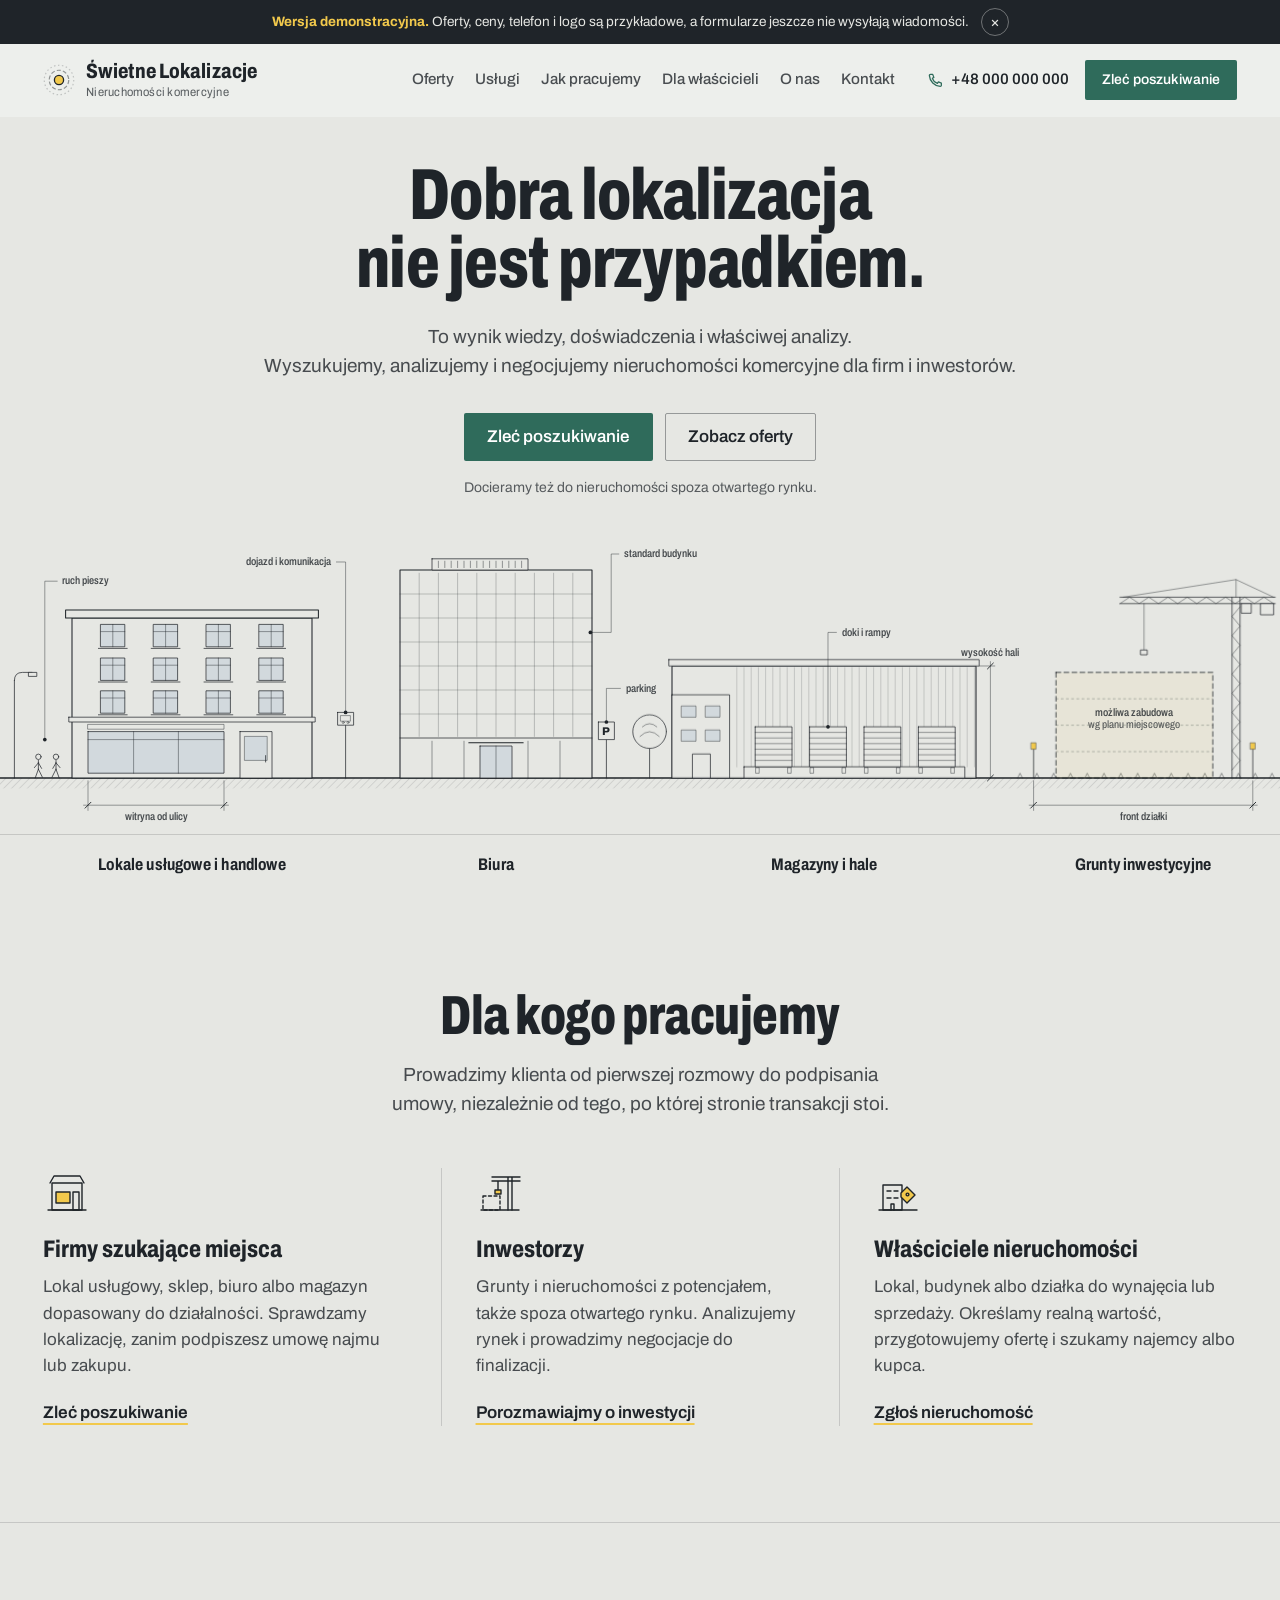
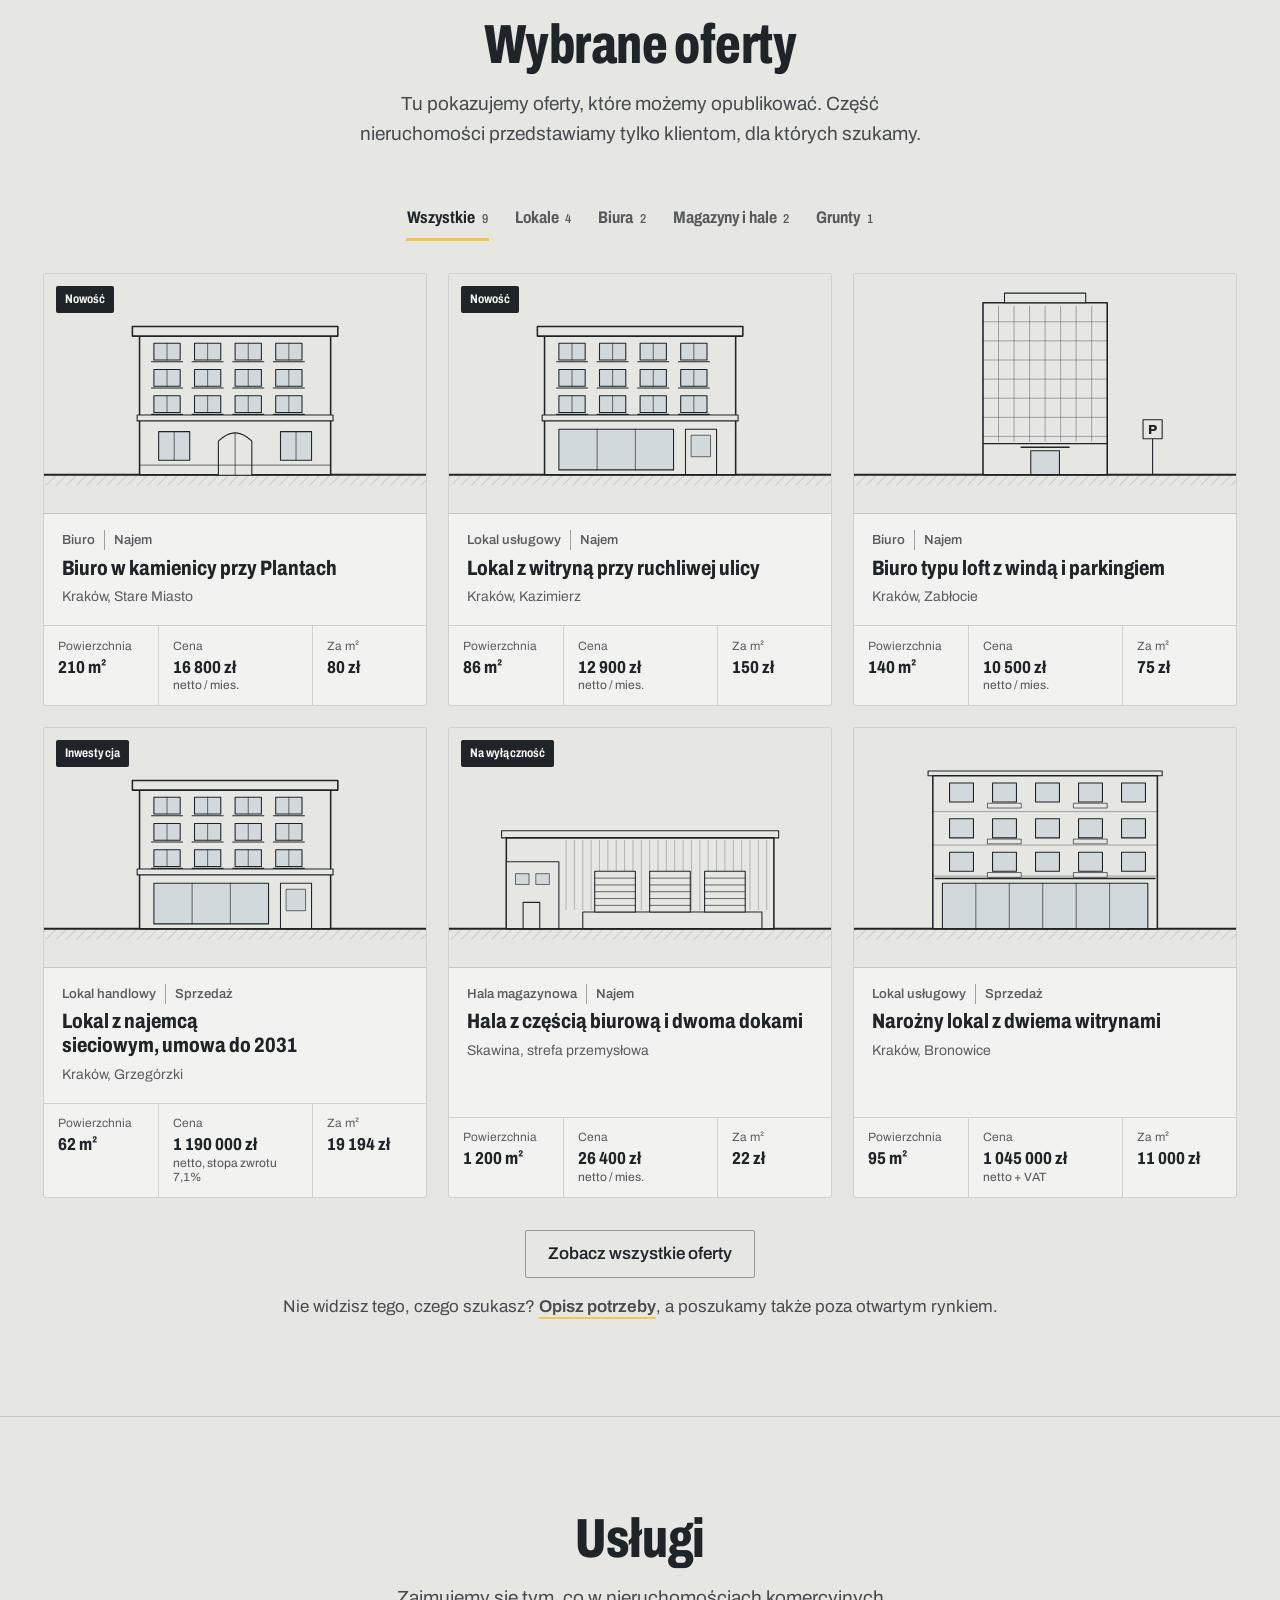
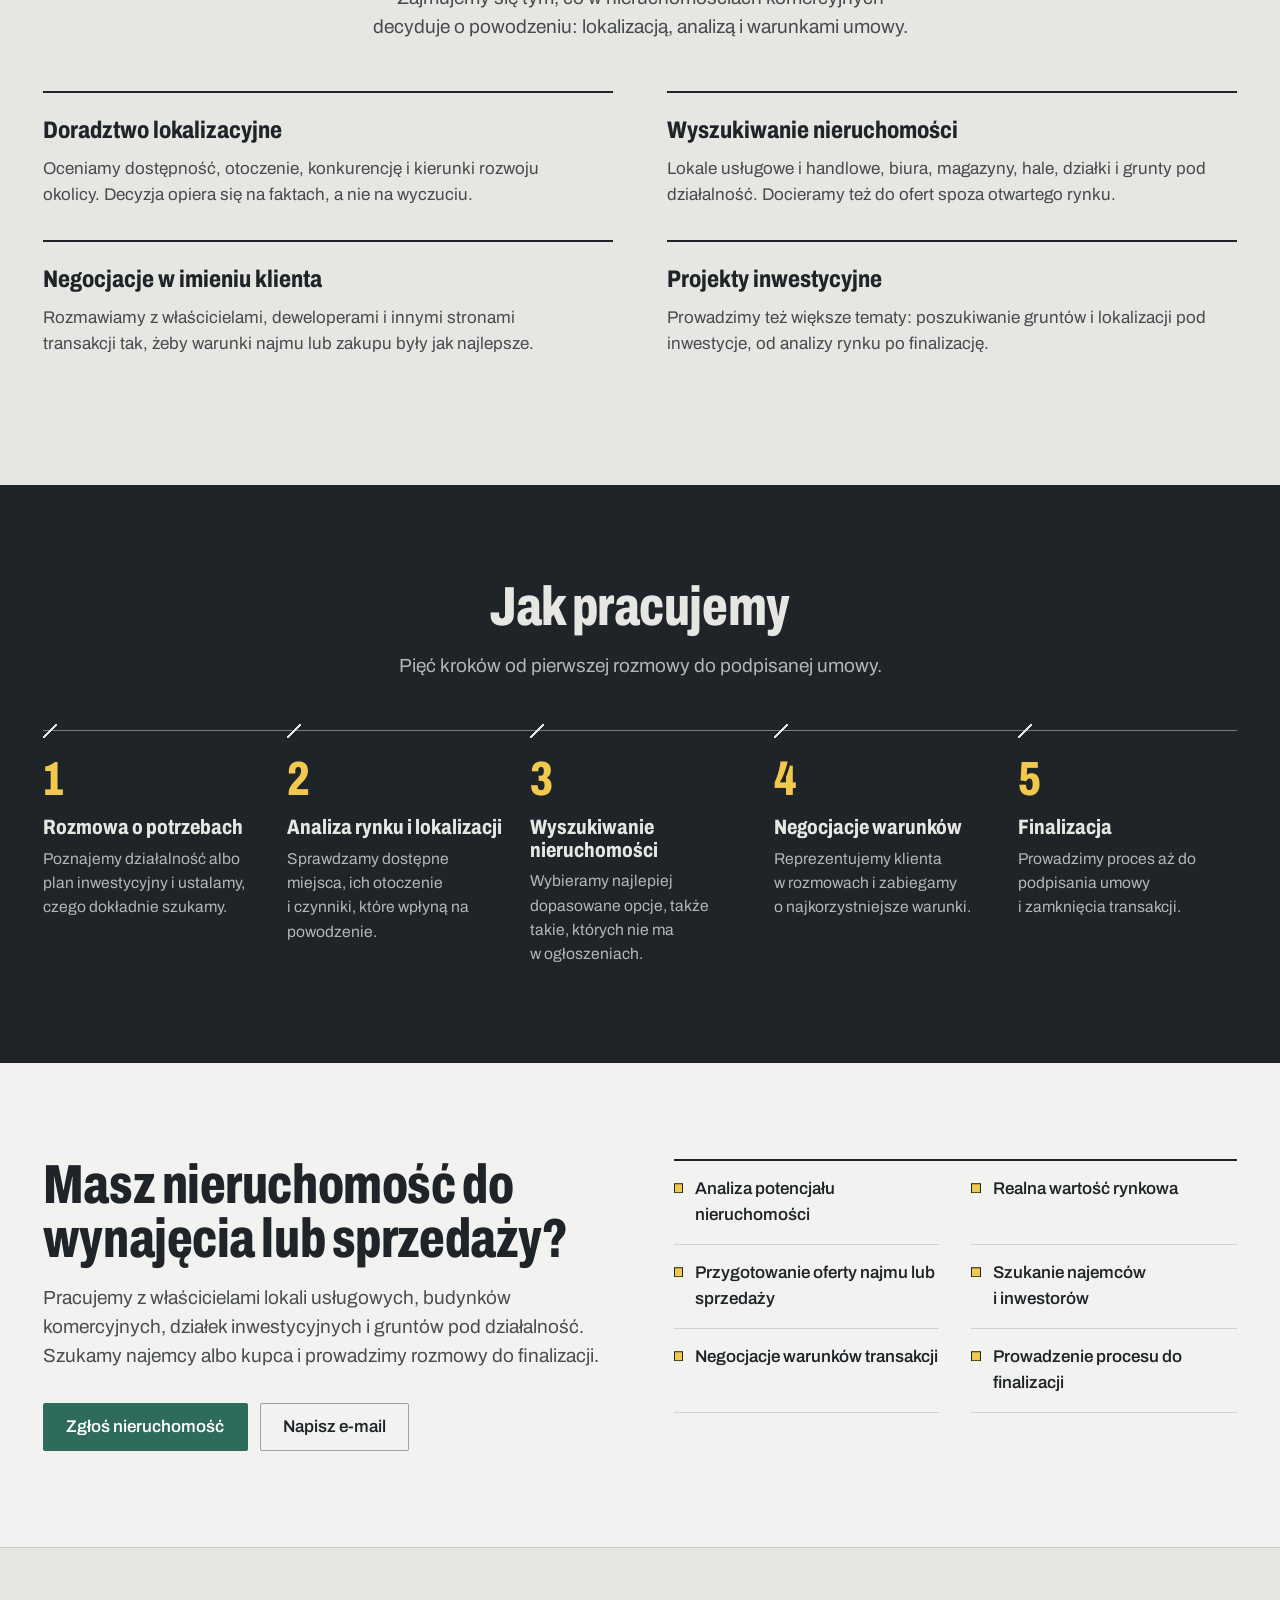
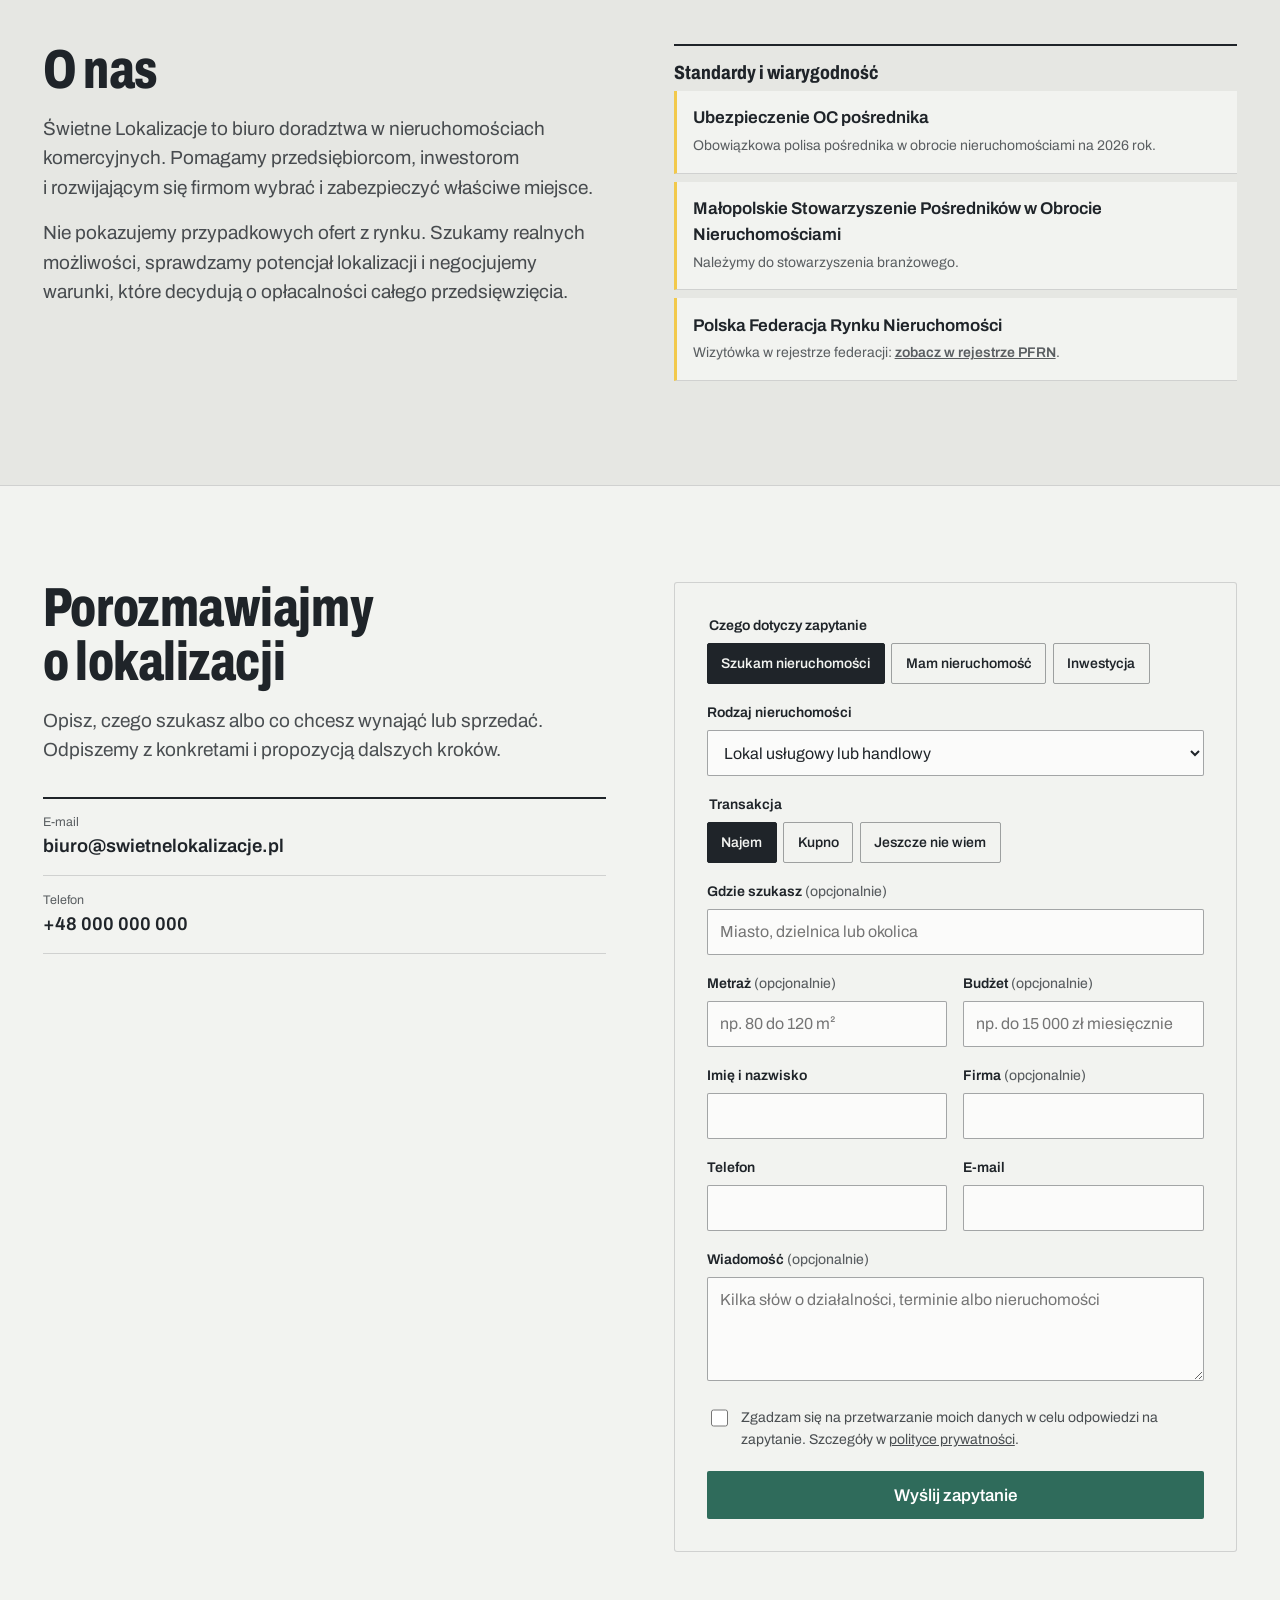
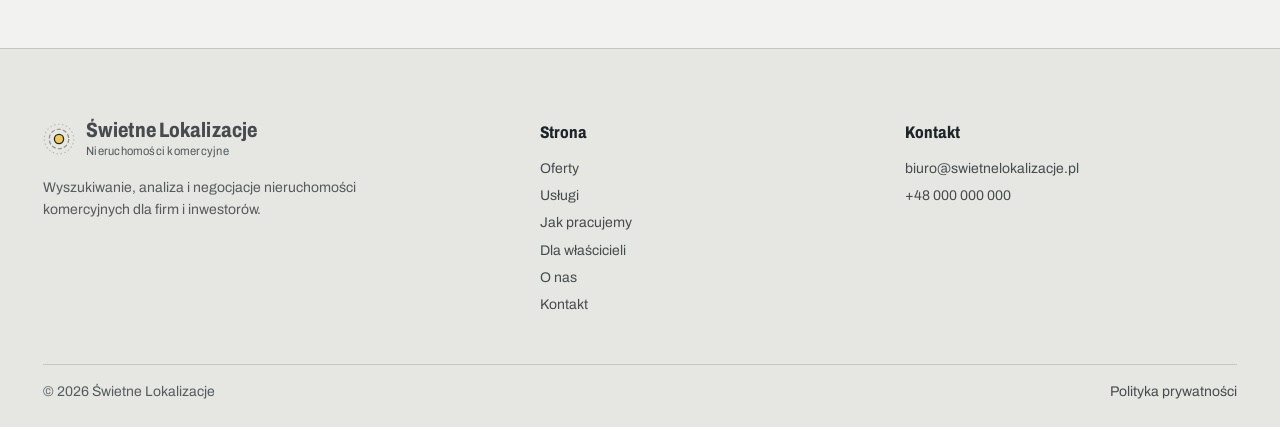
<file: index.html>
<!doctype html>
<html lang="pl">
<head>
  <meta charset="utf-8">
  <meta name="viewport" content="width=device-width, initial-scale=1">
  <!-- meta:start -->
  <title>Świetne Lokalizacje | Nieruchomości komercyjne | Kraków</title>
  <meta name="description" content="Wyszukujemy, analizujemy i negocjujemy nieruchomości komercyjne dla firm i inwestorów: lokale, biura, magazyny i grunty.">
  <meta name="robots" content="noindex, nofollow">
  <link rel="canonical" href="https://dominikszewczyk224180.github.io/SwietneLokalizacje/">
  <meta name="theme-color" content="#e6e7e3">
  <meta property="og:type" content="website">
  <meta property="og:locale" content="pl_PL">
  <meta property="og:site_name" content="Świetne Lokalizacje">
  <meta property="og:title" content="Świetne Lokalizacje">
  <meta property="og:description" content="Wyszukujemy, analizujemy i negocjujemy nieruchomości komercyjne dla firm i inwestorów: lokale, biura, magazyny i grunty.">
  <meta property="og:url" content="https://dominikszewczyk224180.github.io/SwietneLokalizacje/">
  <meta property="og:image" content="https://dominikszewczyk224180.github.io/SwietneLokalizacje/img/og-image.png">
  <meta property="og:image:width" content="1200">
  <meta property="og:image:height" content="630">
  <meta name="twitter:card" content="summary_large_image">
  <link rel="icon" href="favicon.svg" type="image/svg+xml">
  <link rel="apple-touch-icon" href="img/apple-touch-icon.png">
  <link rel="preload" href="fonts/archivo-latin.woff2" as="font" type="font/woff2" crossorigin>
  <script>document.documentElement.classList.add('js');</script>
  <script type="application/ld+json">{"@context": "https://schema.org", "@type": "RealEstateAgent", "name": "Świetne Lokalizacje", "description": "Wyszukujemy, analizujemy i negocjujemy nieruchomości komercyjne dla firm i inwestorów: lokale, biura, magazyny i grunty.", "url": "https://dominikszewczyk224180.github.io/SwietneLokalizacje/", "email": "biuro@swietnelokalizacje.pl", "image": "https://dominikszewczyk224180.github.io/SwietneLokalizacje/img/og-image.png", "memberOf": {"@type": "Organization", "name": "Małopolskie Stowarzyszenie Pośredników w Obrocie Nieruchomościami"}, "knowsAbout": ["nieruchomości komercyjne", "doradztwo lokalizacyjne", "lokale usługowe", "biura", "magazyny", "grunty inwestycyjne"]}</script>
<!-- meta:end -->
  <link rel="stylesheet" href="css/tokens.css">
  <link rel="stylesheet" href="css/base.css">
  <link rel="stylesheet" href="css/header.css">
  <link rel="stylesheet" href="css/hero.css">
  <link rel="stylesheet" href="css/sections.css">
  <link rel="stylesheet" href="css/offers.css">
  <script src="js/header.js" defer></script>
  <script src="js/hero.js" defer></script>
  <script src="js/offers-data.js" defer></script>
  <script src="js/offers-core.js" defer></script>
  <script src="js/offers.js" defer></script>
  <script src="js/contact.js" defer></script>
</head>
<body>
  <svg width="0" height="0" style="position:absolute" aria-hidden="true" focusable="false"><defs><pattern id="hatch-sm" width="6" height="6" patternUnits="userSpaceOnUse" patternTransform="rotate(45)"><line x1="0" y1="0" x2="0" y2="6" style="stroke:#1f2429;stroke-opacity:.32;stroke-width:.7"/></pattern></defs></svg>
  <!-- include:header -->
  <!-- demo-bar:start -->
  <div class="demo-bar" data-demo-bar>
    <p><strong>Wersja demonstracyjna.</strong> Oferty, ceny, telefon i&nbsp;logo są przykładowe, a&nbsp;formularze jeszcze nie wysyłają wiadomości.</p>
    <button type="button" data-demo-close aria-label="Zamknij informację o wersji demonstracyjnej">×</button>
  </div>
  <!-- demo-bar:end -->
  <a class="skip-link" href="#main">Przejdź do treści</a>

  <header class="site-header" data-header>
    <div class="site-header__inner">
      <!-- Znak i nazwa tymczasowe: do podmiany na logo klienta -->
      <a class="brand" href="./" aria-label="Świetne Lokalizacje, strona główna">
        <svg class="brand__mark" viewBox="0 0 32 32" aria-hidden="true">
          <circle cx="16" cy="16" r="14.75" fill="none" stroke="currentColor" stroke-opacity="0.22" stroke-width="1.2" stroke-dasharray="1.5 2.5"/>
          <circle cx="16" cy="16" r="9.75" fill="none" stroke="currentColor" stroke-opacity="0.45" stroke-width="1.2" stroke-dasharray="4 2.2"/>
          <circle cx="16" cy="16" r="4.6" fill="#f2c94c" stroke="currentColor" stroke-width="1.3"/>
        </svg>
        <span class="brand__text">
          <span class="brand__name">Świetne Lokalizacje</span>
          <span class="brand__tag">Nieruchomości komercyjne</span>
        </span>
      </a>

      <nav class="nav" aria-label="Główna nawigacja">
        <ul class="nav__list">
          <li><a href="oferty.html">Oferty</a></li>
          <li><a href="#uslugi">Usługi</a></li>
          <li><a href="#jak-pracujemy">Jak pracujemy</a></li>
          <li><a href="#dla-wlascicieli">Dla właścicieli</a></li>
          <li><a href="#o-nas">O nas</a></li>
          <li><a href="#kontakt">Kontakt</a></li>
        </ul>
      </nav>

      <div class="header-actions">
        <!-- Numer tymczasowy: do uzupełnienia danymi biura -->
        <a class="header-phone" href="tel:+48000000000" aria-label="Zadzwoń: +48 000 000 000">
          <svg viewBox="0 0 24 24" aria-hidden="true" fill="none" stroke="currentColor" stroke-width="1.8" stroke-linecap="round" stroke-linejoin="round"><path d="M5 3.5h3.2l1.6 4.2-2.1 1.4a11.5 11.5 0 0 0 7.2 7.2l1.4-2.1 4.2 1.6V19a1.6 1.6 0 0 1-1.7 1.6A16.6 16.6 0 0 1 3.4 5.2 1.6 1.6 0 0 1 5 3.5Z"/></svg>
          <span>+48&nbsp;000&nbsp;000&nbsp;000</span>
        </a>
        <a class="btn btn--primary btn--sm" href="#kontakt" data-prefill="szukam">Zleć poszukiwanie</a>
        <button class="nav-toggle" type="button" aria-expanded="false" aria-controls="mobile-menu" data-nav-toggle>
          <span class="nav-toggle__bars" aria-hidden="true"></span>
          <span data-nav-label>Menu</span>
        </button>
      </div>
    </div>

    <div class="mobile-menu" id="mobile-menu" hidden>
      <ul class="mobile-menu__list">
        <li><a href="oferty.html">Oferty</a></li>
        <li><a href="#uslugi">Usługi</a></li>
        <li><a href="#jak-pracujemy">Jak pracujemy</a></li>
        <li><a href="#dla-wlascicieli">Dla właścicieli</a></li>
        <li><a href="#o-nas">O nas</a></li>
        <li><a href="#kontakt">Kontakt</a></li>
      </ul>
      <div class="mobile-menu__actions">
        <a class="btn btn--primary" href="#kontakt" data-prefill="szukam">Zleć poszukiwanie</a>
        <a class="header-phone" href="tel:+48000000000">
          <svg viewBox="0 0 24 24" aria-hidden="true" fill="none" stroke="currentColor" stroke-width="1.8" stroke-linecap="round" stroke-linejoin="round"><path d="M5 3.5h3.2l1.6 4.2-2.1 1.4a11.5 11.5 0 0 0 7.2 7.2l1.4-2.1 4.2 1.6V19a1.6 1.6 0 0 1-1.7 1.6A16.6 16.6 0 0 1 3.4 5.2 1.6 1.6 0 0 1 5 3.5Z"/></svg>
          <span>+48&nbsp;000&nbsp;000&nbsp;000</span>
        </a>
      </div>
    </div>
  </header>
<!-- /include:header -->

  <main id="main">
    <section class="hero" aria-labelledby="hero-title" data-hero>
      <div class="hero__text">
        <h1 class="hero__title" id="hero-title">Dobra lokalizacja nie&nbsp;jest przypadkiem.</h1>
        <p class="hero__lead"><span>To wynik wiedzy, doświadczenia i&nbsp;właściwej analizy.</span> <span>Wyszukujemy, analizujemy i&nbsp;negocjujemy nieruchomości komercyjne dla firm i&nbsp;inwestorów.</span></p>
        <div class="hero__actions">
          <a class="btn btn--primary" href="#kontakt" data-prefill="szukam">Zleć poszukiwanie</a>
          <a class="btn btn--secondary" href="oferty.html">Zobacz oferty</a>
        </div>
        <p class="hero__note">Docieramy też do nieruchomości spoza otwartego rynku.</p>
      </div>

      <div class="hero__drawing" data-drawing>
        <div class="drawing-scroll" data-drawing-scroll>
          <div class="drawing-inner">
            <!-- rysunek:start -->
<svg class="drawing" viewBox="0 0 1600 380" role="img" aria-labelledby="drawing-title drawing-desc" focusable="false"><title id="drawing-title">Rysunek: lokal, biuro, magazyn i działka przy jednej ulicy</title><desc id="drawing-desc">Opisy pokazują, co sprawdzamy: ruch pieszy, witrynę od ulicy, dojazd i komunikację, standard budynku, parking, doki i rampy, wysokość hali, front działki i możliwą zabudowę według planu miejscowego.</desc><defs><pattern id="hatch" width="7" height="7" patternUnits="userSpaceOnUse" patternTransform="rotate(45)"><line x1="0" y1="0" x2="0" y2="7" class="hatch-line"/></pattern></defs><g class="ground"><rect x="0" y="310" width="1600" height="13" class="d hatch-fill"/><line pathLength="1" x1="0" y1="310" x2="1600" y2="310" class="o lw3 ground-line"/></g><g class="m" data-m="a" style="--i:0"><line pathLength="1" x1="18" y1="310" x2="18" y2="188" class="o lw1"/><path pathLength="1" d="M18 188 Q18 178 28 178 L40 178" class="o lw1"/><rect x="36" y="178" width="10" height="5" class="d lw1 fill"/><g class="d lw1 person"><circle cx="48" cy="283.5" r="3.4"/><path d="M48 288 L48 299 M48 299 L44 310 M48 299 L53 309 M48 291 L43 297 M48 291 L52 298"/></g><g class="d lw1 person"><circle cx="70" cy="283.5" r="3.4"/><path d="M70 288 L70 299 M70 299 L74 310 M70 299 L65 309 M70 291 L75 297 M70 291 L66 298"/></g><rect pathLength="1" x="90" y="110" width="300" height="200" class="o lw2 fill"/><rect pathLength="1" x="82" y="100" width="316" height="10" class="o lw2 fill"/><rect pathLength="1" x="86" y="234" width="308" height="6" class="o lw1 fill"/><rect x="126" y="118" width="30" height="28" class="d lw1 glass"/><line x1="141" y1="118" x2="141" y2="146" class="d lw0"/><line x1="126" y1="127" x2="156" y2="127" class="d lw0"/><line x1="123" y1="148" x2="159" y2="148" class="d lw1"/><rect x="192" y="118" width="30" height="28" class="d lw1 glass"/><line x1="207" y1="118" x2="207" y2="146" class="d lw0"/><line x1="192" y1="127" x2="222" y2="127" class="d lw0"/><line x1="189" y1="148" x2="225" y2="148" class="d lw1"/><rect x="258" y="118" width="30" height="28" class="d lw1 glass"/><line x1="273" y1="118" x2="273" y2="146" class="d lw0"/><line x1="258" y1="127" x2="288" y2="127" class="d lw0"/><line x1="255" y1="148" x2="291" y2="148" class="d lw1"/><rect x="324" y="118" width="30" height="28" class="d lw1 glass"/><line x1="339" y1="118" x2="339" y2="146" class="d lw0"/><line x1="324" y1="127" x2="354" y2="127" class="d lw0"/><line x1="321" y1="148" x2="357" y2="148" class="d lw1"/><rect x="126" y="160" width="30" height="28" class="d lw1 glass"/><line x1="141" y1="160" x2="141" y2="188" class="d lw0"/><line x1="126" y1="169" x2="156" y2="169" class="d lw0"/><line x1="123" y1="190" x2="159" y2="190" class="d lw1"/><rect x="192" y="160" width="30" height="28" class="d lw1 glass"/><line x1="207" y1="160" x2="207" y2="188" class="d lw0"/><line x1="192" y1="169" x2="222" y2="169" class="d lw0"/><line x1="189" y1="190" x2="225" y2="190" class="d lw1"/><rect x="258" y="160" width="30" height="28" class="d lw1 glass"/><line x1="273" y1="160" x2="273" y2="188" class="d lw0"/><line x1="258" y1="169" x2="288" y2="169" class="d lw0"/><line x1="255" y1="190" x2="291" y2="190" class="d lw1"/><rect x="324" y="160" width="30" height="28" class="d lw1 glass"/><line x1="339" y1="160" x2="339" y2="188" class="d lw0"/><line x1="324" y1="169" x2="354" y2="169" class="d lw0"/><line x1="321" y1="190" x2="357" y2="190" class="d lw1"/><rect x="126" y="201" width="30" height="28" class="d lw1 glass"/><line x1="141" y1="201" x2="141" y2="229" class="d lw0"/><line x1="126" y1="210" x2="156" y2="210" class="d lw0"/><line x1="123" y1="231" x2="159" y2="231" class="d lw1"/><rect x="192" y="201" width="30" height="28" class="d lw1 glass"/><line x1="207" y1="201" x2="207" y2="229" class="d lw0"/><line x1="192" y1="210" x2="222" y2="210" class="d lw0"/><line x1="189" y1="231" x2="225" y2="231" class="d lw1"/><rect x="258" y="201" width="30" height="28" class="d lw1 glass"/><line x1="273" y1="201" x2="273" y2="229" class="d lw0"/><line x1="258" y1="210" x2="288" y2="210" class="d lw0"/><line x1="255" y1="231" x2="291" y2="231" class="d lw1"/><rect x="324" y="201" width="30" height="28" class="d lw1 glass"/><line x1="339" y1="201" x2="339" y2="229" class="d lw0"/><line x1="324" y1="210" x2="354" y2="210" class="d lw0"/><line x1="321" y1="231" x2="357" y2="231" class="d lw1"/><rect x="110" y="243" width="170" height="6" class="d lw0 fill"/><rect pathLength="1" x="110" y="252" width="170" height="52" class="o lw1 glass"/><line x1="167" y1="252" x2="167" y2="304" class="d lw0"/><line x1="223" y1="252" x2="223" y2="304" class="d lw0"/><line x1="110" y1="262" x2="280" y2="262" class="d lw0"/><rect pathLength="1" x="300" y="252" width="40" height="58" class="o lw1 fill"/><rect x="306" y="258" width="28" height="30" class="d lw0 glass"/><line x1="332" y1="282" x2="332" y2="290" class="d lw1"/><g class="c"><path d="M56 262 L56 64 L72 64" class="lead"/><circle cx="56" cy="262" r="2.3" class="dot"/><text x="78" y="68" class="ct" text-anchor="start">ruch pieszy</text></g><g class="c"><line x1="110" y1="313" x2="110" y2="351" class="lead"/><line x1="280" y1="313" x2="280" y2="351" class="lead"/><line x1="104" y1="344" x2="286" y2="344" class="lead"/><path d="M106 348 L114 340 M276 348 L284 340" class="tick"/><text x="195.0" y="363" class="ct" text-anchor="middle">witryna od ulicy</text></g></g><g class="m m--street" data-m="a" style="--i:1"><line pathLength="1" x1="432" y1="310" x2="432" y2="244" class="o lw1"/><rect pathLength="1" x="422" y="228" width="20" height="16" class="o lw1 fill"/><rect x="426" y="232" width="12" height="7" class="d lw0"/><circle cx="429" cy="240.6" r="1.3" class="d lw0"/><circle cx="435" cy="240.6" r="1.3" class="d lw0"/><g class="c"><path d="M432 228 L432 40 L420 40" class="lead"/><circle cx="432" cy="228" r="2.3" class="dot"/><text x="414" y="44" class="ct" text-anchor="end">dojazd i komunikacja</text></g></g><g class="m" data-m="b" style="--i:1"><rect pathLength="1" x="500" y="50" width="240" height="260" class="o lw2 fill"/><rect pathLength="1" x="540" y="36" width="120" height="14" class="o lw1 fill"/><line x1="548" y1="39" x2="548" y2="47" class="d lw0"/><line x1="556" y1="39" x2="556" y2="47" class="d lw0"/><line x1="564" y1="39" x2="564" y2="47" class="d lw0"/><line x1="572" y1="39" x2="572" y2="47" class="d lw0"/><line x1="580" y1="39" x2="580" y2="47" class="d lw0"/><line x1="588" y1="39" x2="588" y2="47" class="d lw0"/><line x1="596" y1="39" x2="596" y2="47" class="d lw0"/><line x1="604" y1="39" x2="604" y2="47" class="d lw0"/><line x1="612" y1="39" x2="612" y2="47" class="d lw0"/><line x1="620" y1="39" x2="620" y2="47" class="d lw0"/><line x1="628" y1="39" x2="628" y2="47" class="d lw0"/><line x1="636" y1="39" x2="636" y2="47" class="d lw0"/><line x1="644" y1="39" x2="644" y2="47" class="d lw0"/><line x1="652" y1="39" x2="652" y2="47" class="d lw0"/><line x1="524" y1="54" x2="524" y2="258" class="d lw0 t60"/><line x1="548" y1="54" x2="548" y2="258" class="d lw0 t60"/><line x1="572" y1="54" x2="572" y2="258" class="d lw0 t60"/><line x1="596" y1="54" x2="596" y2="258" class="d lw0 t60"/><line x1="620" y1="54" x2="620" y2="258" class="d lw0 t60"/><line x1="644" y1="54" x2="644" y2="258" class="d lw0 t60"/><line x1="668" y1="54" x2="668" y2="258" class="d lw0 t60"/><line x1="692" y1="54" x2="692" y2="258" class="d lw0 t60"/><line x1="716" y1="54" x2="716" y2="258" class="d lw0 t60"/><line x1="500" y1="80" x2="740" y2="80" class="d lw0 t60"/><line x1="500" y1="110" x2="740" y2="110" class="d lw0 t60"/><line x1="500" y1="140" x2="740" y2="140" class="d lw0 t60"/><line x1="500" y1="170" x2="740" y2="170" class="d lw0 t60"/><line x1="500" y1="200" x2="740" y2="200" class="d lw0 t60"/><line x1="500" y1="230" x2="740" y2="230" class="d lw0 t60"/><line x1="500" y1="260" x2="740" y2="260" class="d lw1"/><line x1="540" y1="264" x2="540" y2="310" class="d lw0"/><line x1="580" y1="264" x2="580" y2="310" class="d lw0"/><line x1="660" y1="264" x2="660" y2="310" class="d lw0"/><line x1="700" y1="264" x2="700" y2="310" class="d lw0"/><rect pathLength="1" x="600" y="270" width="40" height="40" class="o lw1 glass"/><line x1="620" y1="270" x2="620" y2="310" class="d lw0"/><line x1="586" y1="266" x2="654" y2="266" class="d lw2"/><g class="c"><path d="M738 128 L764 128 L764 30 L774 30" class="lead"/><circle cx="738" cy="128" r="2.3" class="dot"/><text x="780" y="34" class="ct" text-anchor="start">standard budynku</text></g></g><g class="m m--street" data-m="b" style="--i:2"><line pathLength="1" x1="758" y1="310" x2="758" y2="262" class="o lw1"/><rect pathLength="1" x="748" y="240" width="20" height="22" class="o lw1 fill"/><text x="758" y="256" class="d sign-text" text-anchor="middle">P</text><g class="c"><path d="M758 240 L758 198 L776 198" class="lead"/><circle cx="758" cy="240" r="2.3" class="dot"/><text x="782" y="202" class="ct" text-anchor="start">parking</text></g><line pathLength="1" x1="812" y1="310" x2="812" y2="272" class="o lw1"/><circle pathLength="1" cx="812" cy="252" r="21" class="o lw1 fill"/><path d="M800 258 Q812 246 824 258 M803 246 Q812 238 821 246" class="d lw0"/></g><g class="m" data-m="c" style="--i:2"><rect pathLength="1" x="840" y="170" width="380" height="140" class="o lw2 fill"/><rect pathLength="1" x="836" y="162" width="388" height="8" class="o lw1 fill"/><line x1="921" y1="172" x2="921" y2="296" class="d lw0 t45"/><line x1="930" y1="172" x2="930" y2="296" class="d lw0 t45"/><line x1="939" y1="172" x2="939" y2="296" class="d lw0 t45"/><line x1="948" y1="172" x2="948" y2="296" class="d lw0 t45"/><line x1="957" y1="172" x2="957" y2="296" class="d lw0 t45"/><line x1="966" y1="172" x2="966" y2="296" class="d lw0 t45"/><line x1="975" y1="172" x2="975" y2="296" class="d lw0 t45"/><line x1="984" y1="172" x2="984" y2="296" class="d lw0 t45"/><line x1="993" y1="172" x2="993" y2="296" class="d lw0 t45"/><line x1="1002" y1="172" x2="1002" y2="296" class="d lw0 t45"/><line x1="1011" y1="172" x2="1011" y2="296" class="d lw0 t45"/><line x1="1020" y1="172" x2="1020" y2="296" class="d lw0 t45"/><line x1="1029" y1="172" x2="1029" y2="296" class="d lw0 t45"/><line x1="1038" y1="172" x2="1038" y2="296" class="d lw0 t45"/><line x1="1047" y1="172" x2="1047" y2="296" class="d lw0 t45"/><line x1="1056" y1="172" x2="1056" y2="296" class="d lw0 t45"/><line x1="1065" y1="172" x2="1065" y2="296" class="d lw0 t45"/><line x1="1074" y1="172" x2="1074" y2="296" class="d lw0 t45"/><line x1="1083" y1="172" x2="1083" y2="296" class="d lw0 t45"/><line x1="1092" y1="172" x2="1092" y2="296" class="d lw0 t45"/><line x1="1101" y1="172" x2="1101" y2="296" class="d lw0 t45"/><line x1="1110" y1="172" x2="1110" y2="296" class="d lw0 t45"/><line x1="1119" y1="172" x2="1119" y2="296" class="d lw0 t45"/><line x1="1128" y1="172" x2="1128" y2="296" class="d lw0 t45"/><line x1="1137" y1="172" x2="1137" y2="296" class="d lw0 t45"/><line x1="1146" y1="172" x2="1146" y2="296" class="d lw0 t45"/><line x1="1155" y1="172" x2="1155" y2="296" class="d lw0 t45"/><line x1="1164" y1="172" x2="1164" y2="296" class="d lw0 t45"/><line x1="1173" y1="172" x2="1173" y2="296" class="d lw0 t45"/><line x1="1182" y1="172" x2="1182" y2="296" class="d lw0 t45"/><line x1="1191" y1="172" x2="1191" y2="296" class="d lw0 t45"/><line x1="1200" y1="172" x2="1200" y2="296" class="d lw0 t45"/><line x1="1209" y1="172" x2="1209" y2="296" class="d lw0 t45"/><line x1="1218" y1="172" x2="1218" y2="296" class="d lw0 t45"/><rect pathLength="1" x="840" y="206" width="72" height="104" class="o lw1 fill"/><rect x="852" y="220" width="18" height="14" class="d lw0 glass"/><rect x="882" y="220" width="18" height="14" class="d lw0 glass"/><rect x="852" y="250" width="18" height="14" class="d lw0 glass"/><rect x="882" y="250" width="18" height="14" class="d lw0 glass"/><rect x="866" y="280" width="22" height="30" class="d lw1 fill"/><rect pathLength="1" x="930" y="296" width="276" height="14" class="o lw1 fill"/><rect pathLength="1" x="944" y="246" width="46" height="50" class="o lw1 fill"/><line x1="944" y1="253" x2="990" y2="253" class="d lw0"/><line x1="944" y1="260" x2="990" y2="260" class="d lw0"/><line x1="944" y1="267" x2="990" y2="267" class="d lw0"/><line x1="944" y1="274" x2="990" y2="274" class="d lw0"/><line x1="944" y1="281" x2="990" y2="281" class="d lw0"/><line x1="944" y1="288" x2="990" y2="288" class="d lw0"/><rect x="945" y="297" width="4" height="7" class="d lw0"/><rect x="985" y="297" width="4" height="7" class="d lw0"/><rect pathLength="1" x="1012" y="246" width="46" height="50" class="o lw1 fill"/><line x1="1012" y1="253" x2="1058" y2="253" class="d lw0"/><line x1="1012" y1="260" x2="1058" y2="260" class="d lw0"/><line x1="1012" y1="267" x2="1058" y2="267" class="d lw0"/><line x1="1012" y1="274" x2="1058" y2="274" class="d lw0"/><line x1="1012" y1="281" x2="1058" y2="281" class="d lw0"/><line x1="1012" y1="288" x2="1058" y2="288" class="d lw0"/><rect x="1013" y="297" width="4" height="7" class="d lw0"/><rect x="1053" y="297" width="4" height="7" class="d lw0"/><rect pathLength="1" x="1080" y="246" width="46" height="50" class="o lw1 fill"/><line x1="1080" y1="253" x2="1126" y2="253" class="d lw0"/><line x1="1080" y1="260" x2="1126" y2="260" class="d lw0"/><line x1="1080" y1="267" x2="1126" y2="267" class="d lw0"/><line x1="1080" y1="274" x2="1126" y2="274" class="d lw0"/><line x1="1080" y1="281" x2="1126" y2="281" class="d lw0"/><line x1="1080" y1="288" x2="1126" y2="288" class="d lw0"/><rect x="1081" y="297" width="4" height="7" class="d lw0"/><rect x="1121" y="297" width="4" height="7" class="d lw0"/><rect pathLength="1" x="1148" y="246" width="46" height="50" class="o lw1 fill"/><line x1="1148" y1="253" x2="1194" y2="253" class="d lw0"/><line x1="1148" y1="260" x2="1194" y2="260" class="d lw0"/><line x1="1148" y1="267" x2="1194" y2="267" class="d lw0"/><line x1="1148" y1="274" x2="1194" y2="274" class="d lw0"/><line x1="1148" y1="281" x2="1194" y2="281" class="d lw0"/><line x1="1148" y1="288" x2="1194" y2="288" class="d lw0"/><rect x="1149" y="297" width="4" height="7" class="d lw0"/><rect x="1189" y="297" width="4" height="7" class="d lw0"/><g class="c"><path d="M1035 246 L1035 128 L1046 128" class="lead"/><circle cx="1035" cy="246" r="2.3" class="dot"/><text x="1052" y="132" class="ct" text-anchor="start">doki i rampy</text></g><g class="c"><line x1="1238" y1="164" x2="1238" y2="310" class="lead"/><line x1="1224" y1="170" x2="1244" y2="170" class="lead"/><path d="M1234 174 L1242 166 M1234 314 L1242 306" class="tick"/><text x="1238" y="158" class="ct" text-anchor="middle">wysokość hali</text></g></g><g class="m" data-m="d" style="--i:3"><path d="M1272 310 l3 -6 l3 6" class="d lw0"/><path d="M1293 310 l3 -6 l3 6" class="d lw0"/><path d="M1314 310 l3 -6 l3 6" class="d lw0"/><path d="M1335 310 l3 -6 l3 6" class="d lw0"/><path d="M1356 310 l3 -6 l3 6" class="d lw0"/><path d="M1377 310 l3 -6 l3 6" class="d lw0"/><path d="M1398 310 l3 -6 l3 6" class="d lw0"/><path d="M1419 310 l3 -6 l3 6" class="d lw0"/><path d="M1440 310 l3 -6 l3 6" class="d lw0"/><path d="M1461 310 l3 -6 l3 6" class="d lw0"/><path d="M1482 310 l3 -6 l3 6" class="d lw0"/><path d="M1503 310 l3 -6 l3 6" class="d lw0"/><path d="M1524 310 l3 -6 l3 6" class="d lw0"/><path d="M1545 310 l3 -6 l3 6" class="d lw0"/><path d="M1566 310 l3 -6 l3 6" class="d lw0"/><path d="M1587 310 l3 -6 l3 6" class="d lw0"/><line pathLength="1" x1="1292" y1="310" x2="1292" y2="274" class="o lw1"/><rect x="1289" y="266" width="6" height="8" class="d lw0 flag"/><line pathLength="1" x1="1566" y1="310" x2="1566" y2="274" class="o lw1"/><rect x="1563" y="266" width="6" height="8" class="d lw0 flag"/><rect x="1320" y="178" width="196" height="132" class="d dash"/><line x1="1320" y1="211" x2="1516" y2="211" class="d dash-fine"/><line x1="1320" y1="244" x2="1516" y2="244" class="d dash-fine"/><line x1="1320" y1="277" x2="1516" y2="277" class="d dash-fine"/><g class="c"><text x="1418" y="232" class="ct" text-anchor="middle">możliwa zabudowa</text><text x="1418" y="248" class="ct ct--sub" text-anchor="middle">wg planu miejscowego</text></g><line pathLength="1" x1="1540" y1="310" x2="1540" y2="84" class="o lw1"/><line pathLength="1" x1="1550" y1="310" x2="1550" y2="84" class="o lw1"/><path d="M1540 300 L1550 288 L1540 276 L1550 264 L1540 252 L1550 240 L1540 228 L1550 216 L1540 204 L1550 192 L1540 180 L1550 168 L1540 156 L1550 144 L1540 132 L1550 120 L1540 108 L1550 96" class="d lw0"/><line pathLength="1" x1="1400" y1="84" x2="1594" y2="84" class="o lw1"/><line pathLength="1" x1="1400" y1="92" x2="1594" y2="92" class="o lw1"/><path d="M1400 92 L1412 84 L1424 92 L1436 84 L1448 92 L1460 84 L1472 92 L1484 84 L1496 92 L1508 84 L1520 92 L1532 84 L1544 92 L1556 84 L1568 92 L1580 84 L1592 92" class="d lw0"/><path d="M1404 84 L1545 62 L1592 84" class="d lw0"/><line x1="1545" y1="62" x2="1545" y2="84" class="d lw0"/><rect x="1576" y="92" width="16" height="14" class="d lw1 fill"/><rect x="1552" y="92" width="12" height="12" class="d lw1 fill"/><line x1="1430" y1="92" x2="1430" y2="150" class="d lw0"/><rect x="1426" y="150" width="8" height="6" class="d lw1 fill"/><g class="c"><line x1="1292" y1="313" x2="1292" y2="351" class="lead"/><line x1="1566" y1="313" x2="1566" y2="351" class="lead"/><line x1="1286" y1="344" x2="1572" y2="344" class="lead"/><path d="M1288 348 L1296 340 M1562 348 L1570 340" class="tick"/><text x="1429.0" y="363" class="ct" text-anchor="middle">front działki</text></g></g><rect x="76" y="0" width="380" height="380" class="hit" data-hit="a"/><rect x="488" y="0" width="262" height="380" class="hit" data-hit="b"/><rect x="826" y="0" width="406" height="380" class="hit" data-hit="c"/><rect x="1280" y="0" width="316" height="380" class="hit" data-hit="d"/></svg>
<!-- rysunek:end -->
            <ul class="drawing-labels" aria-label="Rodzaje nieruchomości">
              <li style="--x: 15%"><a href="oferty.html?typ=lokale" data-m="a">Lokale usługowe i&nbsp;handlowe</a></li>
              <li style="--x: 38.75%"><a href="oferty.html?typ=biura" data-m="b">Biura</a></li>
              <li style="--x: 64.4%"><a href="oferty.html?typ=magazyny" data-m="c">Magazyny i&nbsp;hale</a></li>
              <li style="--x: 89.3%"><a href="oferty.html?typ=grunty" data-m="d">Grunty inwestycyjne</a></li>
            </ul>
          </div>
        </div>
        <div class="drawing-dots" aria-hidden="true"><span data-dot="a"></span><span data-dot="b"></span><span data-dot="c"></span><span data-dot="d"></span></div>
      </div>
    </section>

    <section class="section" id="dla-kogo" aria-labelledby="dla-kogo-title">
      <div class="container">
        <div class="section-head">
          <h2 class="section-title" id="dla-kogo-title">Dla kogo pracujemy</h2>
          <p class="section-intro">Prowadzimy klienta od pierwszej rozmowy do podpisania umowy, niezależnie od tego, po której stronie transakcji stoi.</p>
        </div>
        <div class="audiences">
          <article class="audience">
            <svg class="audience__icon" viewBox="0 0 48 48" aria-hidden="true"><path d="M5 42h38"/><rect x="9" y="15" width="30" height="27"/><path d="M7 15l4-7h26l4 7"/><rect x="13" y="24" width="14" height="11" class="accent"/><rect x="30" y="24" width="6" height="18"/></svg>
            <h3 class="h3">Firmy szukające miejsca</h3>
            <p>Lokal usługowy, sklep, biuro albo magazyn dopasowany do działalności. Sprawdzamy lokalizację, zanim podpiszesz umowę najmu lub zakupu.</p>
            <a class="text-link" href="#kontakt" data-prefill="szukam">Zleć poszukiwanie</a>
          </article>
          <article class="audience">
            <svg class="audience__icon" viewBox="0 0 48 48" aria-hidden="true"><path d="M5 42h38"/><path d="M32 42V9M36 42V9M16 9h28M16 13h28M22 13v9"/><rect x="19" y="22" width="6" height="4" class="accent"/><rect x="7" y="28" width="17" height="14" stroke-dasharray="3 2.5"/></svg>
            <h3 class="h3">Inwestorzy</h3>
            <p>Grunty i&nbsp;nieruchomości z&nbsp;potencjałem, także spoza otwartego rynku. Analizujemy rynek i&nbsp;prowadzimy negocjacje do finalizacji.</p>
            <a class="text-link" href="#kontakt" data-prefill="inwestycja">Porozmawiajmy o&nbsp;inwestycji</a>
          </article>
          <article class="audience">
            <svg class="audience__icon" viewBox="0 0 48 48" aria-hidden="true"><path d="M5 42h38"/><rect x="9" y="17" width="19" height="25"/><path d="M13 23h4M20 23h4M13 30h4M20 30h4M17 42v-6h3v6"/><path d="M33 19l8 8-8 8-6-6v-4z" class="accent"/><circle cx="33.5" cy="26.5" r="1.4"/></svg>
            <h3 class="h3">Właściciele nieruchomości</h3>
            <p>Lokal, budynek albo działka do wynajęcia lub sprzedaży. Określamy realną wartość, przygotowujemy ofertę i&nbsp;szukamy najemcy albo kupca.</p>
            <a class="text-link" href="#kontakt" data-prefill="mam">Zgłoś nieruchomość</a>
          </article>
        </div>
      </div>
    </section>

    <section class="section" id="oferty" aria-labelledby="oferty-title" data-offers>
      <div class="container">
        <div class="section-head">
          <h2 class="section-title" id="oferty-title">Wybrane oferty</h2>
          <p class="section-intro">Tu pokazujemy oferty, które możemy opublikować. Część nieruchomości przedstawiamy tylko klientom, dla których szukamy.</p>
        </div>
        <div class="offers-tabs" data-offers-tabs role="group" aria-label="Rodzaj nieruchomości"></div>
        <div class="offers-grid" data-offers-grid aria-live="polite"></div>
        <div class="offers-all"><a class="btn btn--secondary" href="oferty.html" data-offers-all>Zobacz wszystkie oferty</a></div>
        <p class="offers-more" data-offers-more>Nie widzisz tego, czego szukasz? <a class="text-link" href="#kontakt" data-prefill="szukam">Opisz potrzeby</a>, a&nbsp;poszukamy także poza otwartym rynkiem.</p>
      </div>
    </section>

    <section class="section" id="uslugi" aria-labelledby="uslugi-title">
      <div class="container">
        <div class="section-head">
          <h2 class="section-title" id="uslugi-title">Usługi</h2>
          <p class="section-intro">Zajmujemy się tym, co w&nbsp;nieruchomościach komercyjnych decyduje o&nbsp;powodzeniu: lokalizacją, analizą i&nbsp;warunkami umowy.</p>
        </div>
        <div class="services">
          <article class="service"><h3 class="h3">Doradztwo lokalizacyjne</h3><p>Oceniamy dostępność, otoczenie, konkurencję i&nbsp;kierunki rozwoju okolicy. Decyzja opiera się na faktach, a&nbsp;nie na wyczuciu.</p></article>
          <article class="service"><h3 class="h3">Wyszukiwanie nieruchomości</h3><p>Lokale usługowe i&nbsp;handlowe, biura, magazyny, hale, działki i&nbsp;grunty pod działalność. Docieramy też do ofert spoza otwartego rynku.</p></article>
          <article class="service"><h3 class="h3">Negocjacje w&nbsp;imieniu klienta</h3><p>Rozmawiamy z&nbsp;właścicielami, deweloperami i&nbsp;innymi stronami transakcji tak, żeby warunki najmu lub zakupu były jak najlepsze.</p></article>
          <article class="service"><h3 class="h3">Projekty inwestycyjne</h3><p>Prowadzimy też większe tematy: poszukiwanie gruntów i&nbsp;lokalizacji pod inwestycje, od analizy rynku po finalizację.</p></article>
        </div>
      </div>
    </section>

    <section class="section section--dark" id="jak-pracujemy" aria-labelledby="proces-title">
      <div class="container">
        <div class="section-head">
          <h2 class="section-title" id="proces-title">Jak pracujemy</h2>
          <p class="section-intro">Pięć kroków od pierwszej rozmowy do podpisanej umowy.</p>
        </div>
        <ol class="steps">
          <li class="step"><span class="step__num" aria-hidden="true"></span><h3 class="h3">Rozmowa o&nbsp;potrzebach</h3><p>Poznajemy działalność albo plan inwestycyjny i&nbsp;ustalamy, czego dokładnie szukamy.</p></li>
          <li class="step"><span class="step__num" aria-hidden="true"></span><h3 class="h3">Analiza rynku i&nbsp;lokalizacji</h3><p>Sprawdzamy dostępne miejsca, ich otoczenie i&nbsp;czynniki, które wpłyną na powodzenie.</p></li>
          <li class="step"><span class="step__num" aria-hidden="true"></span><h3 class="h3">Wyszukiwanie nieruchomości</h3><p>Wybieramy najlepiej dopasowane opcje, także takie, których nie ma w&nbsp;ogłoszeniach.</p></li>
          <li class="step"><span class="step__num" aria-hidden="true"></span><h3 class="h3">Negocjacje warunków</h3><p>Reprezentujemy klienta w&nbsp;rozmowach i&nbsp;zabiegamy o&nbsp;najkorzystniejsze warunki.</p></li>
          <li class="step"><span class="step__num" aria-hidden="true"></span><h3 class="h3">Finalizacja</h3><p>Prowadzimy proces aż do podpisania umowy i&nbsp;zamknięcia transakcji.</p></li>
        </ol>
      </div>
    </section>

    <section class="section section--raised" id="dla-wlascicieli" aria-labelledby="wlasciciele-title">
      <div class="container split">
        <div>
          <h2 class="section-title" id="wlasciciele-title">Masz nieruchomość do wynajęcia lub sprzedaży?</h2>
          <p class="section-intro">Pracujemy z&nbsp;właścicielami lokali usługowych, budynków komercyjnych, działek inwestycyjnych i&nbsp;gruntów pod działalność. Szukamy najemcy albo kupca i&nbsp;prowadzimy rozmowy do finalizacji.</p>
          <div class="split__actions">
            <a class="btn btn--primary" href="#kontakt" data-prefill="mam">Zgłoś nieruchomość</a>
            <a class="btn btn--secondary" href="mailto:biuro@swietnelokalizacje.pl">Napisz e-mail</a>
          </div>
        </div>
        <div>
          <ul class="checklist" aria-label="W czym pomagamy właścicielom">
            <li>Analiza potencjału nieruchomości</li>
            <li>Realna wartość rynkowa</li>
            <li>Przygotowanie oferty najmu lub sprzedaży</li>
            <li>Szukanie najemców i&nbsp;inwestorów</li>
            <li>Negocjacje warunków transakcji</li>
            <li>Prowadzenie procesu do finalizacji</li>
          </ul>
        </div>
      </div>
    </section>

    <section class="section" id="o-nas" aria-labelledby="o-nas-title">
      <div class="container split">
        <div class="about">
          <h2 class="section-title" id="o-nas-title">O nas</h2>
          <p class="section-intro">Świetne Lokalizacje to biuro doradztwa w&nbsp;nieruchomościach komercyjnych. Pomagamy przedsiębiorcom, inwestorom i&nbsp;rozwijającym się firmom wybrać i&nbsp;zabezpieczyć właściwe miejsce.</p>
          <p>Nie pokazujemy przypadkowych ofert z&nbsp;rynku. Szukamy realnych możliwości, sprawdzamy potencjał lokalizacji i&nbsp;negocjujemy warunki, które decydują o&nbsp;opłacalności całego przedsięwzięcia.</p>
        </div>
        <div class="standards">
          <h3 class="h3">Standardy i&nbsp;wiarygodność</h3>
          <ul>
            <li><strong>Ubezpieczenie OC pośrednika</strong><span>Obowiązkowa polisa pośrednika w&nbsp;obrocie nieruchomościami na 2026 rok.</span></li>
            <li><strong>Małopolskie Stowarzyszenie Pośredników w&nbsp;Obrocie Nieruchomościami</strong><span>Należymy do stowarzyszenia branżowego.</span></li>
            <li><strong>Polska Federacja Rynku Nieruchomości</strong><span>Wizytówka w&nbsp;rejestrze federacji: <a href="http://rejestr.pfrn.pl/uzytkownik,46349,gumula-slawomir" target="_blank" rel="noopener">zobacz w&nbsp;rejestrze PFRN</a>.</span></li>
          </ul>
        </div>
      </div>
    </section>

    <section class="section section--raised" id="kontakt" aria-labelledby="kontakt-title">
      <div class="container split">
        <div>
          <h2 class="section-title" id="kontakt-title">Porozmawiajmy o&nbsp;lokalizacji</h2>
          <p class="section-intro">Opisz, czego szukasz albo co chcesz wynająć lub sprzedać. Odpiszemy z&nbsp;konkretami i&nbsp;propozycją dalszych kroków.</p>
          <ul class="contact-list">
            <li><span>E-mail</span><a href="mailto:biuro@swietnelokalizacje.pl">biuro@swietnelokalizacje.pl</a></li>
            <!-- Numer tymczasowy: do uzupełnienia danymi biura -->
            <li><span>Telefon</span><a href="tel:+48000000000">+48&nbsp;000&nbsp;000&nbsp;000</a></li>
          </ul>
        </div>

        <form class="brief" data-brief novalidate>
          <fieldset>
            <legend>Czego dotyczy zapytanie</legend>
            <div class="seg">
              <label><input type="radio" name="cel" value="szukam" checked><span>Szukam nieruchomości</span></label>
              <label><input type="radio" name="cel" value="mam"><span>Mam nieruchomość</span></label>
              <label><input type="radio" name="cel" value="inwestycja"><span>Inwestycja</span></label>
            </div>
          </fieldset>
          <div class="field">
              <label class="lbl" for="f-type">Rodzaj nieruchomości</label>
              <select id="f-type" name="typ">
                <option value="lokal">Lokal usługowy lub handlowy</option>
                <option value="biuro">Biuro</option>
                <option value="magazyn">Magazyn lub hala</option>
                <option value="grunt">Działka lub grunt</option>
                <option value="inne">Inne</option>
              </select>
          </div>
            <fieldset class="field">
              <legend class="lbl">Transakcja</legend>
              <div class="seg">
                <label><input type="radio" name="transakcja" value="1" checked><span data-deal-label>Najem</span></label>
                <label><input type="radio" name="transakcja" value="2"><span data-deal-label>Kupno</span></label>
                <label><input type="radio" name="transakcja" value="3"><span data-deal-label>Jeszcze nie wiem</span></label>
              </div>
            </fieldset>
          <div class="field">
            <label class="lbl" for="f-where"><span data-where-label>Gdzie szukasz</span> <span class="opt">(opcjonalnie)</span></label>
            <input id="f-where" name="lokalizacja" type="text" autocomplete="off">
          </div>
          <div class="field-row">
            <div class="field">
              <label class="lbl" for="f-area">Metraż <span class="opt">(opcjonalnie)</span></label>
              <input id="f-area" name="metraz" type="text" placeholder="np. 80 do 120 m²">
            </div>
            <div class="field">
              <label class="lbl" for="f-budget"><span data-budget-label>Budżet</span> <span class="opt">(opcjonalnie)</span></label>
              <input id="f-budget" name="budzet" type="text">
            </div>
          </div>
          <div class="field-row">
            <div class="field">
              <label class="lbl" for="f-name">Imię i&nbsp;nazwisko</label>
              <input id="f-name" name="imie" type="text" autocomplete="name" required aria-describedby="e-name">
              <p class="field-error" id="e-name" data-error-for="f-name"></p>
            </div>
            <div class="field">
              <label class="lbl" for="f-company">Firma <span class="opt">(opcjonalnie)</span></label>
              <input id="f-company" name="firma" type="text" autocomplete="organization">
            </div>
          </div>
          <div class="field-row">
            <div class="field">
              <label class="lbl" for="f-phone">Telefon</label>
              <input id="f-phone" name="telefon" type="tel" autocomplete="tel" inputmode="tel" required aria-describedby="e-phone">
              <p class="field-error" id="e-phone" data-error-for="f-phone"></p>
            </div>
            <div class="field">
              <label class="lbl" for="f-email">E-mail</label>
              <input id="f-email" name="email" type="email" autocomplete="email" required aria-describedby="e-email">
              <p class="field-error" id="e-email" data-error-for="f-email"></p>
            </div>
          </div>
          <div class="field">
            <label class="lbl" for="f-msg">Wiadomość <span class="opt">(opcjonalnie)</span></label>
            <textarea id="f-msg" name="wiadomosc" placeholder="Kilka słów o działalności, terminie albo nieruchomości"></textarea>
          </div>
          <label class="consent"><input type="checkbox" id="f-consent" name="zgoda" aria-describedby="e-consent"><span>Zgadzam się na przetwarzanie moich danych w&nbsp;celu odpowiedzi na zapytanie. Szczegóły w&nbsp;<a href="polityka-prywatnosci.html">polityce prywatności</a>.</span></label>
          <p class="field-error" id="e-consent" data-error-for="f-consent"></p>
          <button class="btn btn--primary brief__submit" type="submit">Wyślij zapytanie</button>
          <p class="brief__status" data-brief-status role="status" aria-live="polite"></p>
        </form>
      </div>
    </section>
  </main>

  <!-- include:footer -->
  <footer class="site-footer">
    <div class="container footer-grid">
      <div class="footer-about">
        <a class="brand" href="./" aria-label="Świetne Lokalizacje, strona główna">
          <svg class="brand__mark" viewBox="0 0 32 32" aria-hidden="true">
            <circle cx="16" cy="16" r="14.75" fill="none" stroke="currentColor" stroke-opacity="0.22" stroke-width="1.2" stroke-dasharray="1.5 2.5"/>
            <circle cx="16" cy="16" r="9.75" fill="none" stroke="currentColor" stroke-opacity="0.45" stroke-width="1.2" stroke-dasharray="4 2.2"/>
            <circle cx="16" cy="16" r="4.6" fill="#f2c94c" stroke="currentColor" stroke-width="1.3"/>
          </svg>
          <span class="brand__text">
            <span class="brand__name">Świetne Lokalizacje</span>
            <span class="brand__tag">Nieruchomości komercyjne</span>
          </span>
        </a>
        <p>Wyszukiwanie, analiza i&nbsp;negocjacje nieruchomości komercyjnych dla firm i&nbsp;inwestorów.</p>
      </div>
      <nav aria-label="Stopka">
        <h2>Strona</h2>
        <ul>
          <li><a href="oferty.html">Oferty</a></li>
          <li><a href="#uslugi">Usługi</a></li>
          <li><a href="#jak-pracujemy">Jak pracujemy</a></li>
          <li><a href="#dla-wlascicieli">Dla właścicieli</a></li>
          <li><a href="#o-nas">O nas</a></li>
          <li><a href="#kontakt">Kontakt</a></li>
        </ul>
      </nav>
      <div>
        <h2>Kontakt</h2>
        <ul>
          <li><a href="mailto:biuro@swietnelokalizacje.pl">biuro@swietnelokalizacje.pl</a></li>
          <li><a href="tel:+48000000000">+48&nbsp;000&nbsp;000&nbsp;000</a></li>
        </ul>
      </div>
    </div>
    <div class="container">
      <div class="footer-bottom">
        <span>© 2026 Świetne Lokalizacje</span>
        <a href="polityka-prywatnosci.html">Polityka prywatności</a>
      </div>
    </div>
  </footer>
<!-- /include:footer -->
</body>
</html>
</file>
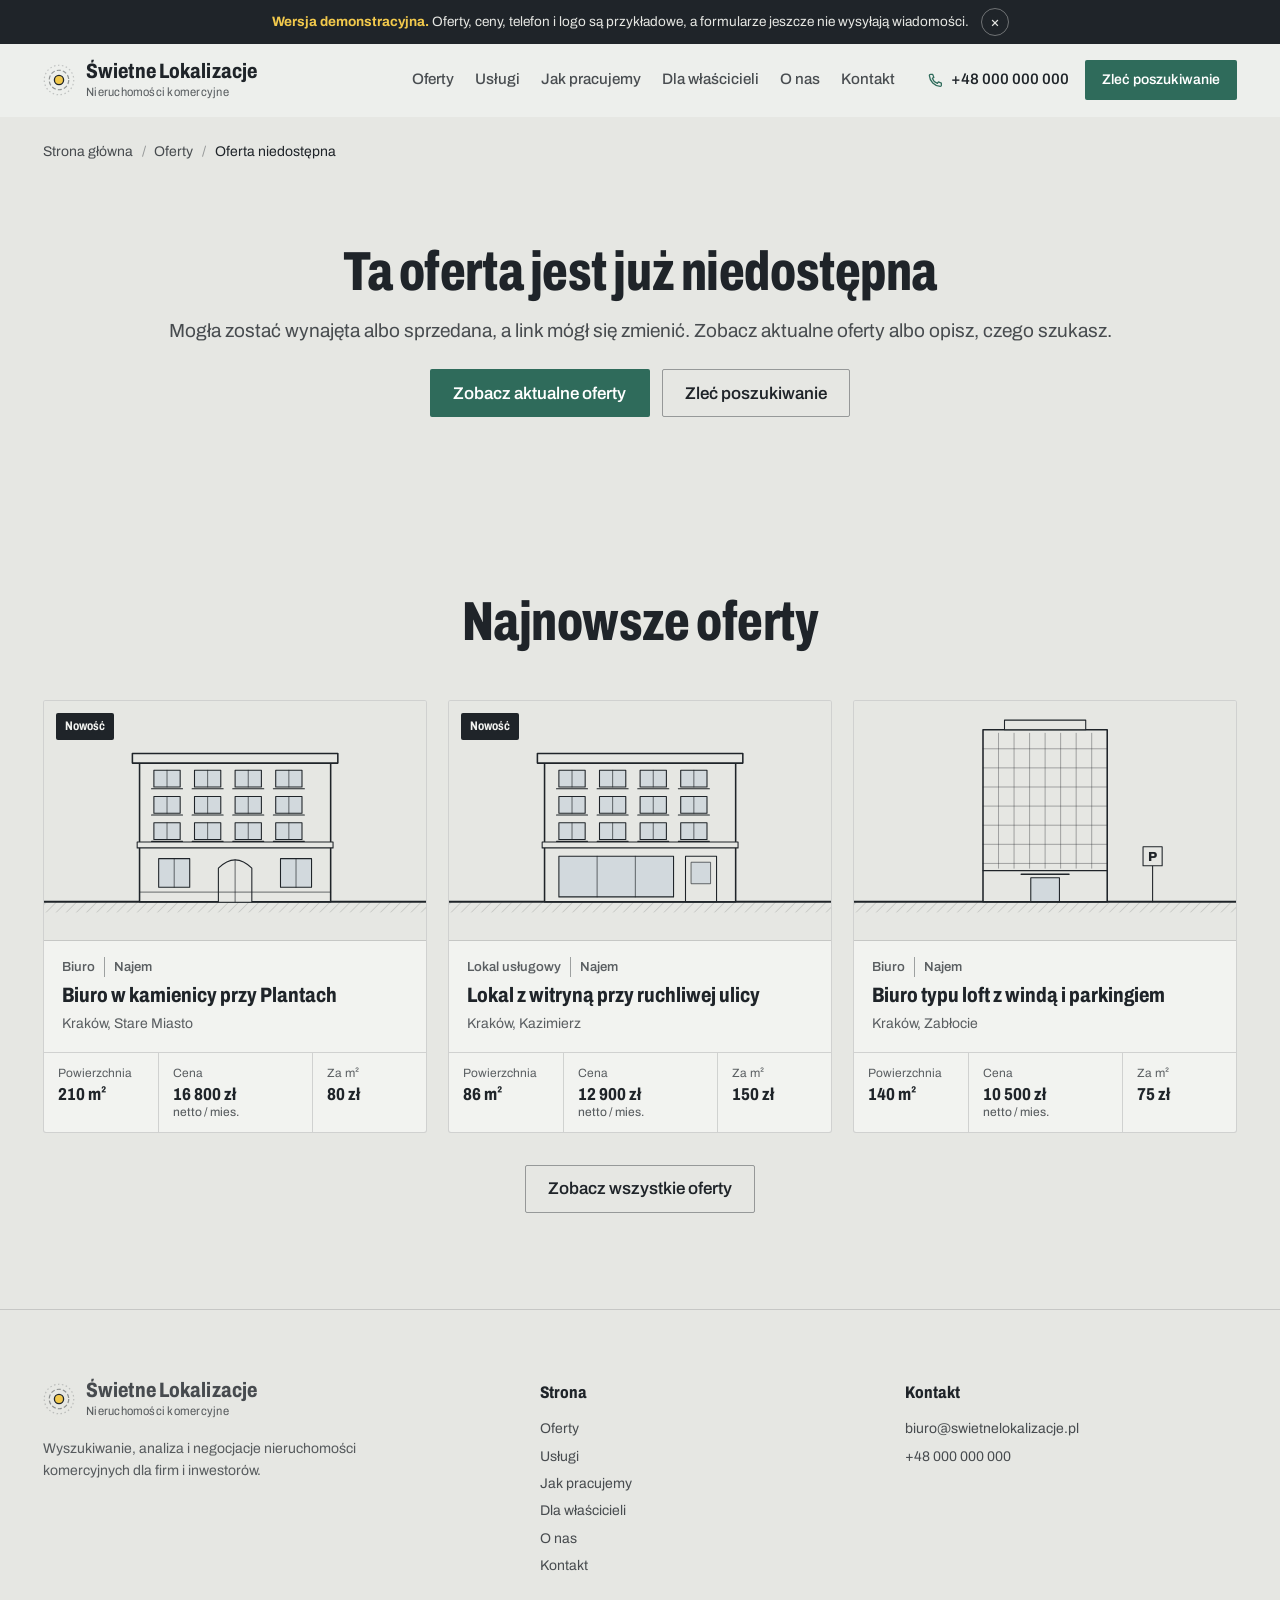
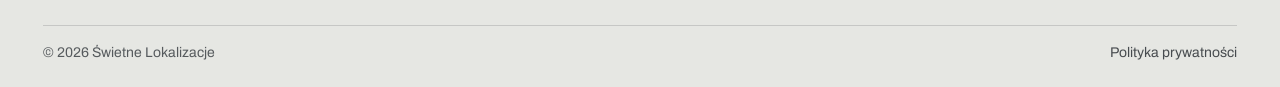
<file: oferta.html>
<!doctype html>
<html lang="pl">
<head>
  <meta charset="utf-8">
  <meta name="viewport" content="width=device-width, initial-scale=1">
  <!-- meta:start -->
  <title>Oferta | Świetne Lokalizacje</title>
  <meta name="description" content="Oferta nieruchomości komercyjnej: parametry, opis, lokalizacja i kontakt z biurem.">
  <meta name="robots" content="noindex, nofollow">
  <link rel="canonical" href="https://dominikszewczyk224180.github.io/SwietneLokalizacje/oferta.html">
  <meta name="theme-color" content="#e6e7e3">
  <meta property="og:type" content="website">
  <meta property="og:locale" content="pl_PL">
  <meta property="og:site_name" content="Świetne Lokalizacje">
  <meta property="og:title" content="Oferta">
  <meta property="og:description" content="Oferta nieruchomości komercyjnej: parametry, opis, lokalizacja i kontakt z biurem.">
  <meta property="og:url" content="https://dominikszewczyk224180.github.io/SwietneLokalizacje/oferta.html">
  <meta property="og:image" content="https://dominikszewczyk224180.github.io/SwietneLokalizacje/img/og-image.png">
  <meta property="og:image:width" content="1200">
  <meta property="og:image:height" content="630">
  <meta name="twitter:card" content="summary_large_image">
  <link rel="icon" href="favicon.svg" type="image/svg+xml">
  <link rel="apple-touch-icon" href="img/apple-touch-icon.png">
  <link rel="preload" href="fonts/archivo-latin.woff2" as="font" type="font/woff2" crossorigin>
  <script>document.documentElement.classList.add('js');</script>
<!-- meta:end -->
  <link rel="stylesheet" href="css/tokens.css">
  <link rel="stylesheet" href="css/base.css">
  <link rel="stylesheet" href="css/header.css">
  <link rel="stylesheet" href="css/sections.css">
  <link rel="stylesheet" href="css/offers.css">
  <script src="js/offers-data.js" defer></script>
  <script src="js/offers-core.js" defer></script>
  <script src="js/header.js" defer></script>
  <script src="js/offer-detail.js" defer></script>
</head>
<body>
  <svg width="0" height="0" style="position:absolute" aria-hidden="true" focusable="false"><defs><pattern id="hatch-sm" width="6" height="6" patternUnits="userSpaceOnUse" patternTransform="rotate(45)"><line x1="0" y1="0" x2="0" y2="6" style="stroke:#1f2429;stroke-opacity:.32;stroke-width:.7"/></pattern></defs></svg>
  <!-- include:header -->
  <!-- demo-bar:start -->
  <div class="demo-bar" data-demo-bar>
    <p><strong>Wersja demonstracyjna.</strong> Oferty, ceny, telefon i&nbsp;logo są przykładowe, a&nbsp;formularze jeszcze nie wysyłają wiadomości.</p>
    <button type="button" data-demo-close aria-label="Zamknij informację o wersji demonstracyjnej">×</button>
  </div>
  <!-- demo-bar:end -->
  <a class="skip-link" href="#main">Przejdź do treści</a>

  <header class="site-header" data-header>
    <div class="site-header__inner">
      <!-- Znak i nazwa tymczasowe: do podmiany na logo klienta -->
      <a class="brand" href="index.html" aria-label="Świetne Lokalizacje, strona główna">
        <svg class="brand__mark" viewBox="0 0 32 32" aria-hidden="true">
          <circle cx="16" cy="16" r="14.75" fill="none" stroke="currentColor" stroke-opacity="0.22" stroke-width="1.2" stroke-dasharray="1.5 2.5"/>
          <circle cx="16" cy="16" r="9.75" fill="none" stroke="currentColor" stroke-opacity="0.45" stroke-width="1.2" stroke-dasharray="4 2.2"/>
          <circle cx="16" cy="16" r="4.6" fill="#f2c94c" stroke="currentColor" stroke-width="1.3"/>
        </svg>
        <span class="brand__text">
          <span class="brand__name">Świetne Lokalizacje</span>
          <span class="brand__tag">Nieruchomości komercyjne</span>
        </span>
      </a>

      <nav class="nav" aria-label="Główna nawigacja">
        <ul class="nav__list">
          <li><a href="oferty.html" aria-current="page">Oferty</a></li>
          <li><a href="index.html#uslugi">Usługi</a></li>
          <li><a href="index.html#jak-pracujemy">Jak pracujemy</a></li>
          <li><a href="index.html#dla-wlascicieli">Dla właścicieli</a></li>
          <li><a href="index.html#o-nas">O nas</a></li>
          <li><a href="index.html#kontakt">Kontakt</a></li>
        </ul>
      </nav>

      <div class="header-actions">
        <!-- Numer tymczasowy: do uzupełnienia danymi biura -->
        <a class="header-phone" href="tel:+48000000000" aria-label="Zadzwoń: +48 000 000 000">
          <svg viewBox="0 0 24 24" aria-hidden="true" fill="none" stroke="currentColor" stroke-width="1.8" stroke-linecap="round" stroke-linejoin="round"><path d="M5 3.5h3.2l1.6 4.2-2.1 1.4a11.5 11.5 0 0 0 7.2 7.2l1.4-2.1 4.2 1.6V19a1.6 1.6 0 0 1-1.7 1.6A16.6 16.6 0 0 1 3.4 5.2 1.6 1.6 0 0 1 5 3.5Z"/></svg>
          <span>+48&nbsp;000&nbsp;000&nbsp;000</span>
        </a>
        <a class="btn btn--primary btn--sm" href="index.html?cel=szukam#kontakt">Zleć poszukiwanie</a>
        <button class="nav-toggle" type="button" aria-expanded="false" aria-controls="mobile-menu" data-nav-toggle>
          <span class="nav-toggle__bars" aria-hidden="true"></span>
          <span data-nav-label>Menu</span>
        </button>
      </div>
    </div>

    <div class="mobile-menu" id="mobile-menu" hidden>
      <ul class="mobile-menu__list">
        <li><a href="oferty.html" aria-current="page">Oferty</a></li>
        <li><a href="index.html#uslugi">Usługi</a></li>
        <li><a href="index.html#jak-pracujemy">Jak pracujemy</a></li>
        <li><a href="index.html#dla-wlascicieli">Dla właścicieli</a></li>
        <li><a href="index.html#o-nas">O nas</a></li>
        <li><a href="index.html#kontakt">Kontakt</a></li>
      </ul>
      <div class="mobile-menu__actions">
        <a class="btn btn--primary" href="index.html?cel=szukam#kontakt">Zleć poszukiwanie</a>
        <a class="header-phone" href="tel:+48000000000">
          <svg viewBox="0 0 24 24" aria-hidden="true" fill="none" stroke="currentColor" stroke-width="1.8" stroke-linecap="round" stroke-linejoin="round"><path d="M5 3.5h3.2l1.6 4.2-2.1 1.4a11.5 11.5 0 0 0 7.2 7.2l1.4-2.1 4.2 1.6V19a1.6 1.6 0 0 1-1.7 1.6A16.6 16.6 0 0 1 3.4 5.2 1.6 1.6 0 0 1 5 3.5Z"/></svg>
          <span>+48&nbsp;000&nbsp;000&nbsp;000</span>
        </a>
      </div>
    </div>
  </header>
<!-- /include:header -->

  <main id="main" class="offer-page" data-offer-page>
    <div class="container">
      <nav class="crumbs" aria-label="Ścieżka"><a href="index.html">Strona główna</a><a href="oferty.html" data-back>Oferty</a><span aria-current="page" data-o="crumb">Oferta</span></nav>
      <div data-o-body>
        <div class="offer-notice" data-o-notice role="note" hidden></div>
        <header class="offer-head">
          <p class="offer-head__meta" data-o="meta"></p>
          <h1 class="offer-head__title" data-o="title"></h1>
          <p class="offer-head__place" data-o="place"></p>
        </header>

        <div class="offer-layout">
          <div class="offer-main">
            <section class="gallery" aria-label="Galeria" data-gallery>
              <div class="gallery__stage" data-g-stage tabindex="0" role="group" aria-roledescription="galeria" aria-label="Galeria oferty. Strzałki zmieniają obraz, Enter otwiera pełny ekran.">
                <div class="gallery__item" data-g-item></div>
                <button class="gallery__nav gallery__nav--prev" type="button" data-g-prev aria-label="Poprzedni obraz"><svg viewBox="0 0 16 16" aria-hidden="true" fill="none" stroke="currentColor" stroke-width="1.7" stroke-linecap="round" stroke-linejoin="round"><path d="M10 3.5 5.5 8l4.5 4.5"/></svg></button>
                <button class="gallery__nav gallery__nav--next" type="button" data-g-next aria-label="Następny obraz"><svg viewBox="0 0 16 16" aria-hidden="true" fill="none" stroke="currentColor" stroke-width="1.7" stroke-linecap="round" stroke-linejoin="round"><path d="M6 3.5 10.5 8 6 12.5"/></svg></button>
                <button class="gallery__zoom" type="button" data-g-open aria-label="Pokaż na pełnym ekranie"><svg viewBox="0 0 16 16" aria-hidden="true" fill="none" stroke="currentColor" stroke-width="1.6" stroke-linecap="round" stroke-linejoin="round"><path d="M2.5 6V2.5H6M10 2.5h3.5V6M13.5 10v3.5H10M6 13.5H2.5V10"/></svg><span>Powiększ</span></button>
                <span class="gallery__count" data-g-count></span>
              </div>
              <p class="gallery__caption" data-g-caption></p>
              <div class="gallery__thumbs" data-g-thumbs role="group" aria-label="Miniatury"></div>
              <p class="gallery__note" data-g-note>Rysunki poglądowe. Zdjęcia pojawią się, gdy biuro doda je do oferty.</p>
            </section>

            <section class="offer-section" aria-labelledby="h-params">
              <h2 class="offer-section__title" id="h-params">Parametry</h2>
              <div class="params" data-o="params"></div>
            </section>

            <section class="offer-section" aria-labelledby="h-desc">
              <h2 class="offer-section__title" id="h-desc">Opis</h2>
              <div class="offer-desc" data-o="desc"></div>
              <ul class="features" data-o="features"></ul>
            </section>

            <section class="offer-section" aria-labelledby="h-loc">
              <h2 class="offer-section__title" id="h-loc">Lokalizacja</h2>
              <p class="loc-note" data-o="locnote"></p>
              <dl class="loc-grid" data-o="loc"></dl>
              <div class="map" data-map role="region" aria-label="Mapa okolicy, lokalizacja przybliżona"></div>
            </section>
          </div>

          <aside class="offer-aside" aria-label="Cena i kontakt">
            <div class="price-card">
              <p class="price-card__deal" data-o="deal"></p>
              <p class="price-card__price" data-o="price"></p>
              <p class="price-card__note" data-o="pricenote"></p>
              <dl class="price-card__facts" data-o="facts"></dl>
              <div class="price-card__actions" data-o-cta>
                <a class="btn btn--primary" href="#zapytanie" data-o="ask">Zapytaj o&nbsp;ofertę</a>
                <a class="btn btn--secondary" href="#" data-o="call">Zadzwoń</a>
              </div>
            </div>
            <div class="share">
              <h2 class="share__title">Wyślij komuś tę ofertę</h2>
              <div class="share__url">
                <input type="text" readonly data-share-url aria-label="Link do oferty">
                <button class="btn btn--secondary btn--sm" type="button" data-share-copy>Kopiuj link</button>
              </div>
              <div class="share__buttons">
                <a class="share__btn" href="#" data-share-wa target="_blank" rel="noopener">WhatsApp</a>
                <a class="share__btn" href="#" data-share-mail>E-mail</a>
                <a class="share__btn" href="#" data-share-sms>SMS</a>
                <button class="share__btn" type="button" data-share-native hidden>Inne aplikacje</button>
                <button class="share__btn" type="button" data-print>Drukuj lub PDF</button>
              </div>
            </div>
            <p class="offer-legal" data-o="legal"></p>
          </aside>
        </div>
      </div>
    </div>

    <section class="section section--raised" id="zapytanie" aria-labelledby="h-ask" data-o-ask>
      <div class="container split">
        <div>
          <h2 class="section-title" id="h-ask">Zapytaj o&nbsp;tę ofertę</h2>
          <p class="section-intro">Odpowiemy na pytania, prześlemy dokumenty i&nbsp;umówimy oględziny.</p>
          <p class="ask-offer" data-ask-offer></p>
          <ul class="contact-list">
            <li><span>E-mail</span><a href="#" data-ask-email></a></li>
            <li><span>Telefon</span><a href="#" data-ask-phone></a></li>
          </ul>
        </div>
        <form class="brief" data-ask novalidate>
          <div class="field-row">
            <div class="field">
              <label class="lbl" for="a-name">Imię i&nbsp;nazwisko</label>
              <input id="a-name" type="text" autocomplete="name" aria-describedby="ae-name">
              <p class="field-error" id="ae-name" data-error-for="a-name"></p>
            </div>
            <div class="field">
              <label class="lbl" for="a-company">Firma <span class="opt">(opcjonalnie)</span></label>
              <input id="a-company" type="text" autocomplete="organization">
            </div>
          </div>
          <div class="field-row">
            <div class="field">
              <label class="lbl" for="a-phone">Telefon</label>
              <input id="a-phone" type="tel" autocomplete="tel" inputmode="tel" aria-describedby="ae-phone">
              <p class="field-error" id="ae-phone" data-error-for="a-phone"></p>
            </div>
            <div class="field">
              <label class="lbl" for="a-email">E-mail</label>
              <input id="a-email" type="email" autocomplete="email" aria-describedby="ae-email">
              <p class="field-error" id="ae-email" data-error-for="a-email"></p>
            </div>
          </div>
          <div class="field">
            <label class="lbl" for="a-msg">Wiadomość</label>
            <textarea id="a-msg"></textarea>
          </div>
          <label class="consent"><input type="checkbox" id="a-consent" aria-describedby="ae-consent"><span>Zgadzam się na przetwarzanie moich danych w&nbsp;celu odpowiedzi na zapytanie. Szczegóły w&nbsp;<a href="polityka-prywatnosci.html">polityce prywatności</a>.</span></label>
          <p class="field-error" id="ae-consent" data-error-for="a-consent"></p>
          <button class="btn btn--primary brief__submit" type="submit">Wyślij zapytanie</button>
          <p class="brief__status" data-ask-status role="status" aria-live="polite"></p>
        </form>
      </div>
    </section>

    <section class="section" aria-labelledby="h-similar" data-o-similar>
      <div class="container">
        <div class="section-head"><h2 class="section-title" id="h-similar">Podobne oferty</h2></div>
        <div class="offers-grid" data-o="similar"></div>
        <div class="offers-all"><a class="btn btn--secondary" href="oferty.html">Zobacz wszystkie oferty</a></div>
      </div>
    </section>

    <div class="offer-bar" data-o-bar>
      <a class="btn btn--secondary" href="#" data-o="bar-call">Zadzwoń</a>
      <a class="btn btn--primary" href="#zapytanie">Zapytaj o&nbsp;ofertę</a>
    </div>
  </main>

  <!-- include:footer -->
  <footer class="site-footer">
    <div class="container footer-grid">
      <div class="footer-about">
        <a class="brand" href="index.html" aria-label="Świetne Lokalizacje, strona główna">
          <svg class="brand__mark" viewBox="0 0 32 32" aria-hidden="true">
            <circle cx="16" cy="16" r="14.75" fill="none" stroke="currentColor" stroke-opacity="0.22" stroke-width="1.2" stroke-dasharray="1.5 2.5"/>
            <circle cx="16" cy="16" r="9.75" fill="none" stroke="currentColor" stroke-opacity="0.45" stroke-width="1.2" stroke-dasharray="4 2.2"/>
            <circle cx="16" cy="16" r="4.6" fill="#f2c94c" stroke="currentColor" stroke-width="1.3"/>
          </svg>
          <span class="brand__text">
            <span class="brand__name">Świetne Lokalizacje</span>
            <span class="brand__tag">Nieruchomości komercyjne</span>
          </span>
        </a>
        <p>Wyszukiwanie, analiza i&nbsp;negocjacje nieruchomości komercyjnych dla firm i&nbsp;inwestorów.</p>
      </div>
      <nav aria-label="Stopka">
        <h2>Strona</h2>
        <ul>
          <li><a href="oferty.html" aria-current="page">Oferty</a></li>
          <li><a href="index.html#uslugi">Usługi</a></li>
          <li><a href="index.html#jak-pracujemy">Jak pracujemy</a></li>
          <li><a href="index.html#dla-wlascicieli">Dla właścicieli</a></li>
          <li><a href="index.html#o-nas">O nas</a></li>
          <li><a href="index.html#kontakt">Kontakt</a></li>
        </ul>
      </nav>
      <div>
        <h2>Kontakt</h2>
        <ul>
          <li><a href="mailto:biuro@swietnelokalizacje.pl">biuro@swietnelokalizacje.pl</a></li>
          <li><a href="tel:+48000000000">+48&nbsp;000&nbsp;000&nbsp;000</a></li>
        </ul>
      </div>
    </div>
    <div class="container">
      <div class="footer-bottom">
        <span>© 2026 Świetne Lokalizacje</span>
        <a href="polityka-prywatnosci.html">Polityka prywatności</a>
      </div>
    </div>
  </footer>
<!-- /include:footer -->
  <dialog class="lightbox" data-lightbox aria-label="Galeria na pełnym ekranie">
    <div class="lightbox__stage" data-lb-stage></div>
    <span class="lightbox__count" data-lb-count></span>
    <p class="lightbox__caption" data-lb-caption></p>
    <button class="lightbox__close" type="button" data-lb-close aria-label="Zamknij">×</button>
    <button class="lightbox__nav lightbox__nav--prev" type="button" data-lb-prev aria-label="Poprzedni obraz"><svg viewBox="0 0 16 16" aria-hidden="true" fill="none" stroke="currentColor" stroke-width="1.7" stroke-linecap="round" stroke-linejoin="round"><path d="M10 3.5 5.5 8l4.5 4.5"/></svg></button>
    <button class="lightbox__nav lightbox__nav--next" type="button" data-lb-next aria-label="Następny obraz"><svg viewBox="0 0 16 16" aria-hidden="true" fill="none" stroke="currentColor" stroke-width="1.7" stroke-linecap="round" stroke-linejoin="round"><path d="M6 3.5 10.5 8 6 12.5"/></svg></button>
  </dialog>
</body>
</html>
</file>
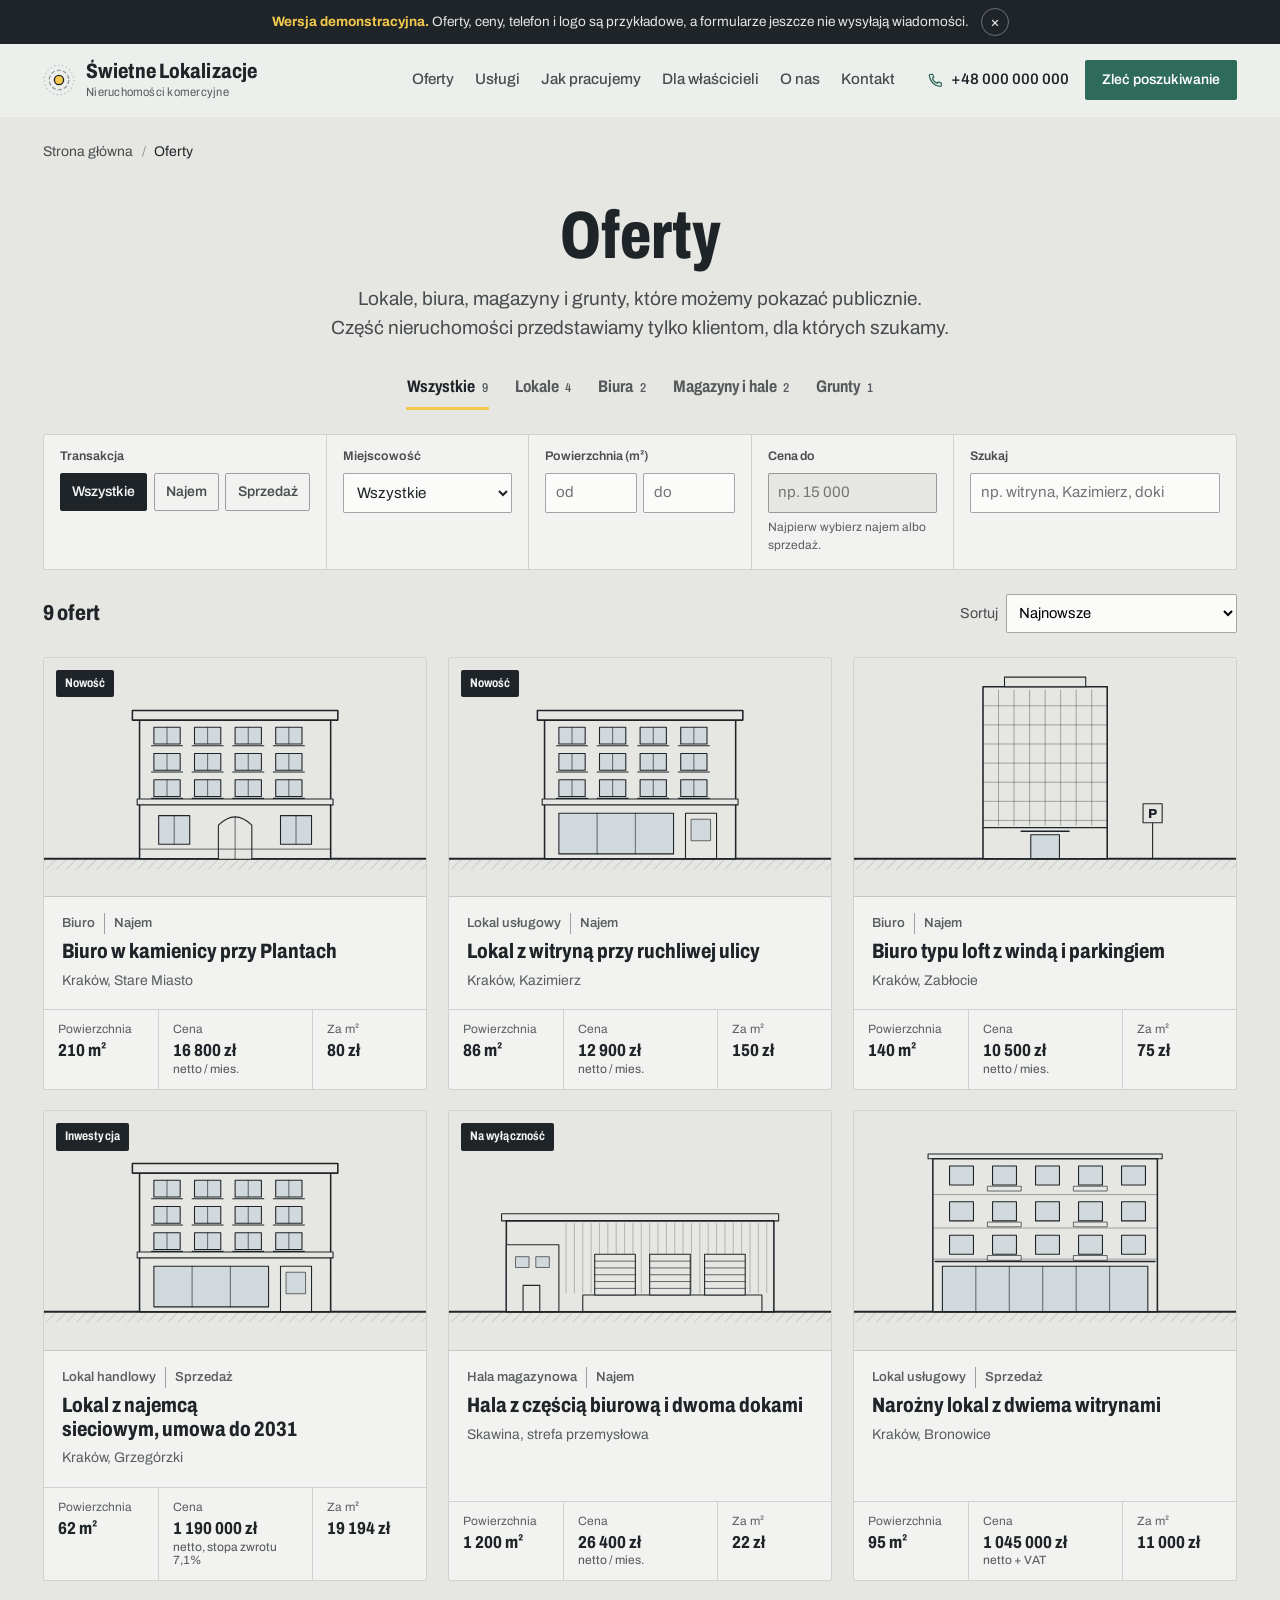
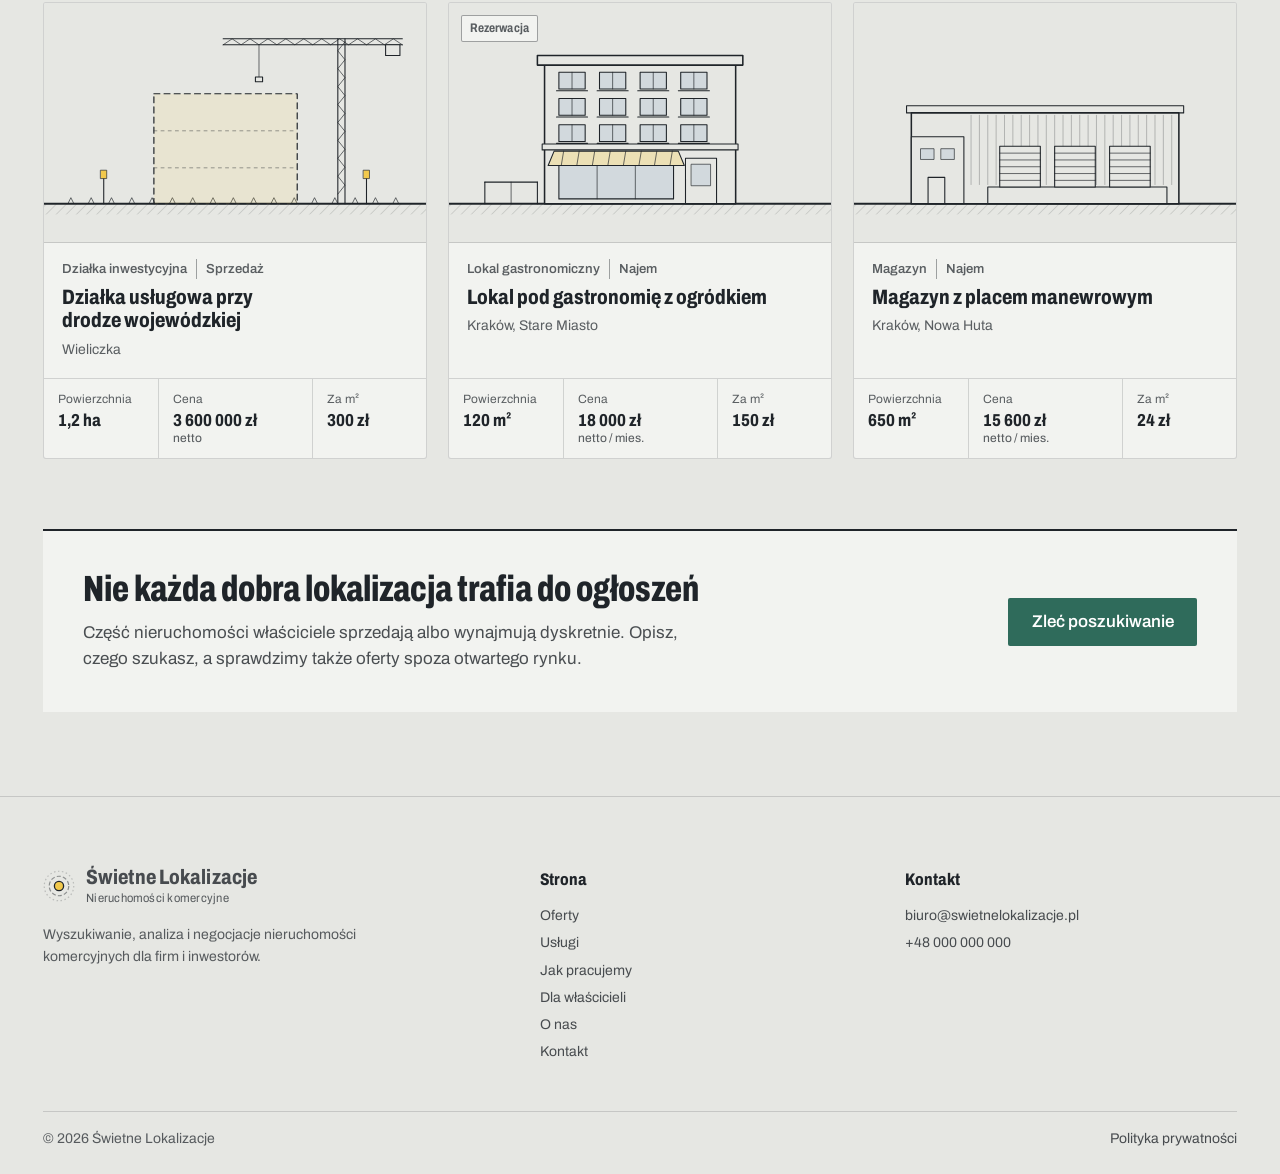
<file: oferty.html>
<!doctype html>
<html lang="pl">
<head>
  <meta charset="utf-8">
  <meta name="viewport" content="width=device-width, initial-scale=1">
  <!-- meta:start -->
  <title>Oferty nieruchomości komercyjnych | Świetne Lokalizacje</title>
  <meta name="description" content="Lokale usługowe i handlowe, biura, magazyny i grunty inwestycyjne. Filtry po rodzaju, transakcji, miejscowości, powierzchni i cenie.">
  <meta name="robots" content="noindex, nofollow">
  <link rel="canonical" href="https://dominikszewczyk224180.github.io/SwietneLokalizacje/oferty.html">
  <meta name="theme-color" content="#e6e7e3">
  <meta property="og:type" content="website">
  <meta property="og:locale" content="pl_PL">
  <meta property="og:site_name" content="Świetne Lokalizacje">
  <meta property="og:title" content="Oferty nieruchomości komercyjnych">
  <meta property="og:description" content="Lokale usługowe i handlowe, biura, magazyny i grunty inwestycyjne. Filtry po rodzaju, transakcji, miejscowości, powierzchni i cenie.">
  <meta property="og:url" content="https://dominikszewczyk224180.github.io/SwietneLokalizacje/oferty.html">
  <meta property="og:image" content="https://dominikszewczyk224180.github.io/SwietneLokalizacje/img/og-image.png">
  <meta property="og:image:width" content="1200">
  <meta property="og:image:height" content="630">
  <meta name="twitter:card" content="summary_large_image">
  <link rel="icon" href="favicon.svg" type="image/svg+xml">
  <link rel="apple-touch-icon" href="img/apple-touch-icon.png">
  <link rel="preload" href="fonts/archivo-latin.woff2" as="font" type="font/woff2" crossorigin>
  <script>document.documentElement.classList.add('js');</script>
<!-- meta:end -->
  <link rel="stylesheet" href="css/tokens.css">
  <link rel="stylesheet" href="css/base.css">
  <link rel="stylesheet" href="css/header.css">
  <link rel="stylesheet" href="css/sections.css">
  <link rel="stylesheet" href="css/offers.css">
  <script src="js/offers-data.js" defer></script>
  <script src="js/offers-core.js" defer></script>
  <script src="js/header.js" defer></script>
  <script src="js/offers-list.js" defer></script>
</head>
<body>
  <svg width="0" height="0" style="position:absolute" aria-hidden="true" focusable="false"><defs><pattern id="hatch-sm" width="6" height="6" patternUnits="userSpaceOnUse" patternTransform="rotate(45)"><line x1="0" y1="0" x2="0" y2="6" style="stroke:#1f2429;stroke-opacity:.32;stroke-width:.7"/></pattern></defs></svg>
  <!-- include:header -->
  <!-- demo-bar:start -->
  <div class="demo-bar" data-demo-bar>
    <p><strong>Wersja demonstracyjna.</strong> Oferty, ceny, telefon i&nbsp;logo są przykładowe, a&nbsp;formularze jeszcze nie wysyłają wiadomości.</p>
    <button type="button" data-demo-close aria-label="Zamknij informację o wersji demonstracyjnej">×</button>
  </div>
  <!-- demo-bar:end -->
  <a class="skip-link" href="#main">Przejdź do treści</a>

  <header class="site-header" data-header>
    <div class="site-header__inner">
      <!-- Znak i nazwa tymczasowe: do podmiany na logo klienta -->
      <a class="brand" href="index.html" aria-label="Świetne Lokalizacje, strona główna">
        <svg class="brand__mark" viewBox="0 0 32 32" aria-hidden="true">
          <circle cx="16" cy="16" r="14.75" fill="none" stroke="currentColor" stroke-opacity="0.22" stroke-width="1.2" stroke-dasharray="1.5 2.5"/>
          <circle cx="16" cy="16" r="9.75" fill="none" stroke="currentColor" stroke-opacity="0.45" stroke-width="1.2" stroke-dasharray="4 2.2"/>
          <circle cx="16" cy="16" r="4.6" fill="#f2c94c" stroke="currentColor" stroke-width="1.3"/>
        </svg>
        <span class="brand__text">
          <span class="brand__name">Świetne Lokalizacje</span>
          <span class="brand__tag">Nieruchomości komercyjne</span>
        </span>
      </a>

      <nav class="nav" aria-label="Główna nawigacja">
        <ul class="nav__list">
          <li><a href="oferty.html" aria-current="page">Oferty</a></li>
          <li><a href="index.html#uslugi">Usługi</a></li>
          <li><a href="index.html#jak-pracujemy">Jak pracujemy</a></li>
          <li><a href="index.html#dla-wlascicieli">Dla właścicieli</a></li>
          <li><a href="index.html#o-nas">O nas</a></li>
          <li><a href="index.html#kontakt">Kontakt</a></li>
        </ul>
      </nav>

      <div class="header-actions">
        <!-- Numer tymczasowy: do uzupełnienia danymi biura -->
        <a class="header-phone" href="tel:+48000000000" aria-label="Zadzwoń: +48 000 000 000">
          <svg viewBox="0 0 24 24" aria-hidden="true" fill="none" stroke="currentColor" stroke-width="1.8" stroke-linecap="round" stroke-linejoin="round"><path d="M5 3.5h3.2l1.6 4.2-2.1 1.4a11.5 11.5 0 0 0 7.2 7.2l1.4-2.1 4.2 1.6V19a1.6 1.6 0 0 1-1.7 1.6A16.6 16.6 0 0 1 3.4 5.2 1.6 1.6 0 0 1 5 3.5Z"/></svg>
          <span>+48&nbsp;000&nbsp;000&nbsp;000</span>
        </a>
        <a class="btn btn--primary btn--sm" href="index.html?cel=szukam#kontakt">Zleć poszukiwanie</a>
        <button class="nav-toggle" type="button" aria-expanded="false" aria-controls="mobile-menu" data-nav-toggle>
          <span class="nav-toggle__bars" aria-hidden="true"></span>
          <span data-nav-label>Menu</span>
        </button>
      </div>
    </div>

    <div class="mobile-menu" id="mobile-menu" hidden>
      <ul class="mobile-menu__list">
        <li><a href="oferty.html" aria-current="page">Oferty</a></li>
        <li><a href="index.html#uslugi">Usługi</a></li>
        <li><a href="index.html#jak-pracujemy">Jak pracujemy</a></li>
        <li><a href="index.html#dla-wlascicieli">Dla właścicieli</a></li>
        <li><a href="index.html#o-nas">O nas</a></li>
        <li><a href="index.html#kontakt">Kontakt</a></li>
      </ul>
      <div class="mobile-menu__actions">
        <a class="btn btn--primary" href="index.html?cel=szukam#kontakt">Zleć poszukiwanie</a>
        <a class="header-phone" href="tel:+48000000000">
          <svg viewBox="0 0 24 24" aria-hidden="true" fill="none" stroke="currentColor" stroke-width="1.8" stroke-linecap="round" stroke-linejoin="round"><path d="M5 3.5h3.2l1.6 4.2-2.1 1.4a11.5 11.5 0 0 0 7.2 7.2l1.4-2.1 4.2 1.6V19a1.6 1.6 0 0 1-1.7 1.6A16.6 16.6 0 0 1 3.4 5.2 1.6 1.6 0 0 1 5 3.5Z"/></svg>
          <span>+48&nbsp;000&nbsp;000&nbsp;000</span>
        </a>
      </div>
    </div>
  </header>
<!-- /include:header -->

  <main id="main" class="list-page" data-list>
    <div class="container">
      <nav class="crumbs" aria-label="Ścieżka"><a href="index.html">Strona główna</a><span aria-current="page">Oferty</span></nav>
      <header class="page-head">
        <h1 class="page-title">Oferty</h1>
        <p class="page-intro">Lokale, biura, magazyny i&nbsp;grunty, które możemy pokazać publicznie. Część nieruchomości przedstawiamy tylko klientom, dla których szukamy.</p>
      </header>

      <div class="filters">
        <div class="offers-tabs" data-f-type role="group" aria-label="Rodzaj nieruchomości"></div>
        <div class="filters-panel" id="filters-panel" data-f-panel role="region" aria-label="Filtry ofert">
          <div class="filters-panel__head"><h2>Filtry</h2><button type="button" data-f-close aria-label="Zamknij filtry">×</button></div>
          <div class="filters-grid">
            <fieldset class="fcell">
              <legend>Transakcja</legend>
              <div class="seg">
                <label><input type="radio" name="transakcja" value="all"><span>Wszystkie</span></label>
                <label><input type="radio" name="transakcja" value="najem"><span>Najem</span></label>
                <label><input type="radio" name="transakcja" value="sprzedaz"><span>Sprzedaż</span></label>
              </div>
            </fieldset>
            <div class="fcell"><label for="f-city">Miejscowość</label><select id="f-city"></select></div>
            <div class="fcell">
              <span class="lbl" id="l-area">Powierzchnia (m²)</span>
              <div class="range">
                <input id="f-area-min" type="text" inputmode="numeric" placeholder="od" aria-label="Powierzchnia od (m²)">
                <input id="f-area-max" type="text" inputmode="numeric" placeholder="do" aria-label="Powierzchnia do (m²)">
              </div>
            </div>
            <div class="fcell">
              <label for="f-price" data-price-label>Cena do</label>
              <input id="f-price" type="text" inputmode="numeric" placeholder="np. 15 000">
              <p class="fhint" data-price-hint>Najpierw wybierz najem albo sprzedaż.</p>
            </div>
            <div class="fcell"><label for="f-q">Szukaj</label><input id="f-q" type="search" placeholder="np. witryna, Kazimierz, doki"></div>
          </div>
          <div class="filters-panel__foot"><button class="btn btn--primary" type="button" data-f-apply>Pokaż oferty</button></div>
        </div>
      </div>

      <div class="results-bar">
        <p class="results-count" data-f-count aria-live="polite"></p>
        <button class="btn btn--secondary btn--sm filters-toggle" type="button" data-f-toggle aria-expanded="false" aria-controls="filters-panel">Filtry <span data-f-active-count></span></button>
        <div class="chips" data-f-chips></div>
        <button class="reset-link" type="button" data-f-reset hidden>Wyczyść filtry</button>
        <label class="sort"><span>Sortuj</span>
          <select data-f-sort>
            <option value="najnowsze">Najnowsze</option>
            <option value="cena_rosnaco">Cena: od najniższej</option>
            <option value="cena_malejaco">Cena: od najwyższej</option>
            <option value="pow_rosnaco">Powierzchnia: od najmniejszej</option>
            <option value="pow_malejaco">Powierzchnia: od największej</option>
          </select>
        </label>
      </div>

      <div class="offers-grid" data-results></div>

      <aside class="offmarket" aria-labelledby="offmarket-title">
        <div>
          <h2 id="offmarket-title">Nie każda dobra lokalizacja trafia do ogłoszeń</h2>
          <p>Część nieruchomości właściciele sprzedają albo wynajmują dyskretnie. Opisz, czego szukasz, a&nbsp;sprawdzimy także oferty spoza otwartego rynku.</p>
        </div>
        <a class="btn btn--primary" href="index.html?cel=szukam#kontakt">Zleć poszukiwanie</a>
      </aside>
    </div>
  </main>

  <!-- include:footer -->
  <footer class="site-footer">
    <div class="container footer-grid">
      <div class="footer-about">
        <a class="brand" href="index.html" aria-label="Świetne Lokalizacje, strona główna">
          <svg class="brand__mark" viewBox="0 0 32 32" aria-hidden="true">
            <circle cx="16" cy="16" r="14.75" fill="none" stroke="currentColor" stroke-opacity="0.22" stroke-width="1.2" stroke-dasharray="1.5 2.5"/>
            <circle cx="16" cy="16" r="9.75" fill="none" stroke="currentColor" stroke-opacity="0.45" stroke-width="1.2" stroke-dasharray="4 2.2"/>
            <circle cx="16" cy="16" r="4.6" fill="#f2c94c" stroke="currentColor" stroke-width="1.3"/>
          </svg>
          <span class="brand__text">
            <span class="brand__name">Świetne Lokalizacje</span>
            <span class="brand__tag">Nieruchomości komercyjne</span>
          </span>
        </a>
        <p>Wyszukiwanie, analiza i&nbsp;negocjacje nieruchomości komercyjnych dla firm i&nbsp;inwestorów.</p>
      </div>
      <nav aria-label="Stopka">
        <h2>Strona</h2>
        <ul>
          <li><a href="oferty.html" aria-current="page">Oferty</a></li>
          <li><a href="index.html#uslugi">Usługi</a></li>
          <li><a href="index.html#jak-pracujemy">Jak pracujemy</a></li>
          <li><a href="index.html#dla-wlascicieli">Dla właścicieli</a></li>
          <li><a href="index.html#o-nas">O nas</a></li>
          <li><a href="index.html#kontakt">Kontakt</a></li>
        </ul>
      </nav>
      <div>
        <h2>Kontakt</h2>
        <ul>
          <li><a href="mailto:biuro@swietnelokalizacje.pl">biuro@swietnelokalizacje.pl</a></li>
          <li><a href="tel:+48000000000">+48&nbsp;000&nbsp;000&nbsp;000</a></li>
        </ul>
      </div>
    </div>
    <div class="container">
      <div class="footer-bottom">
        <span>© 2026 Świetne Lokalizacje</span>
        <a href="polityka-prywatnosci.html">Polityka prywatności</a>
      </div>
    </div>
  </footer>
<!-- /include:footer -->

</body>
</html>
</file>
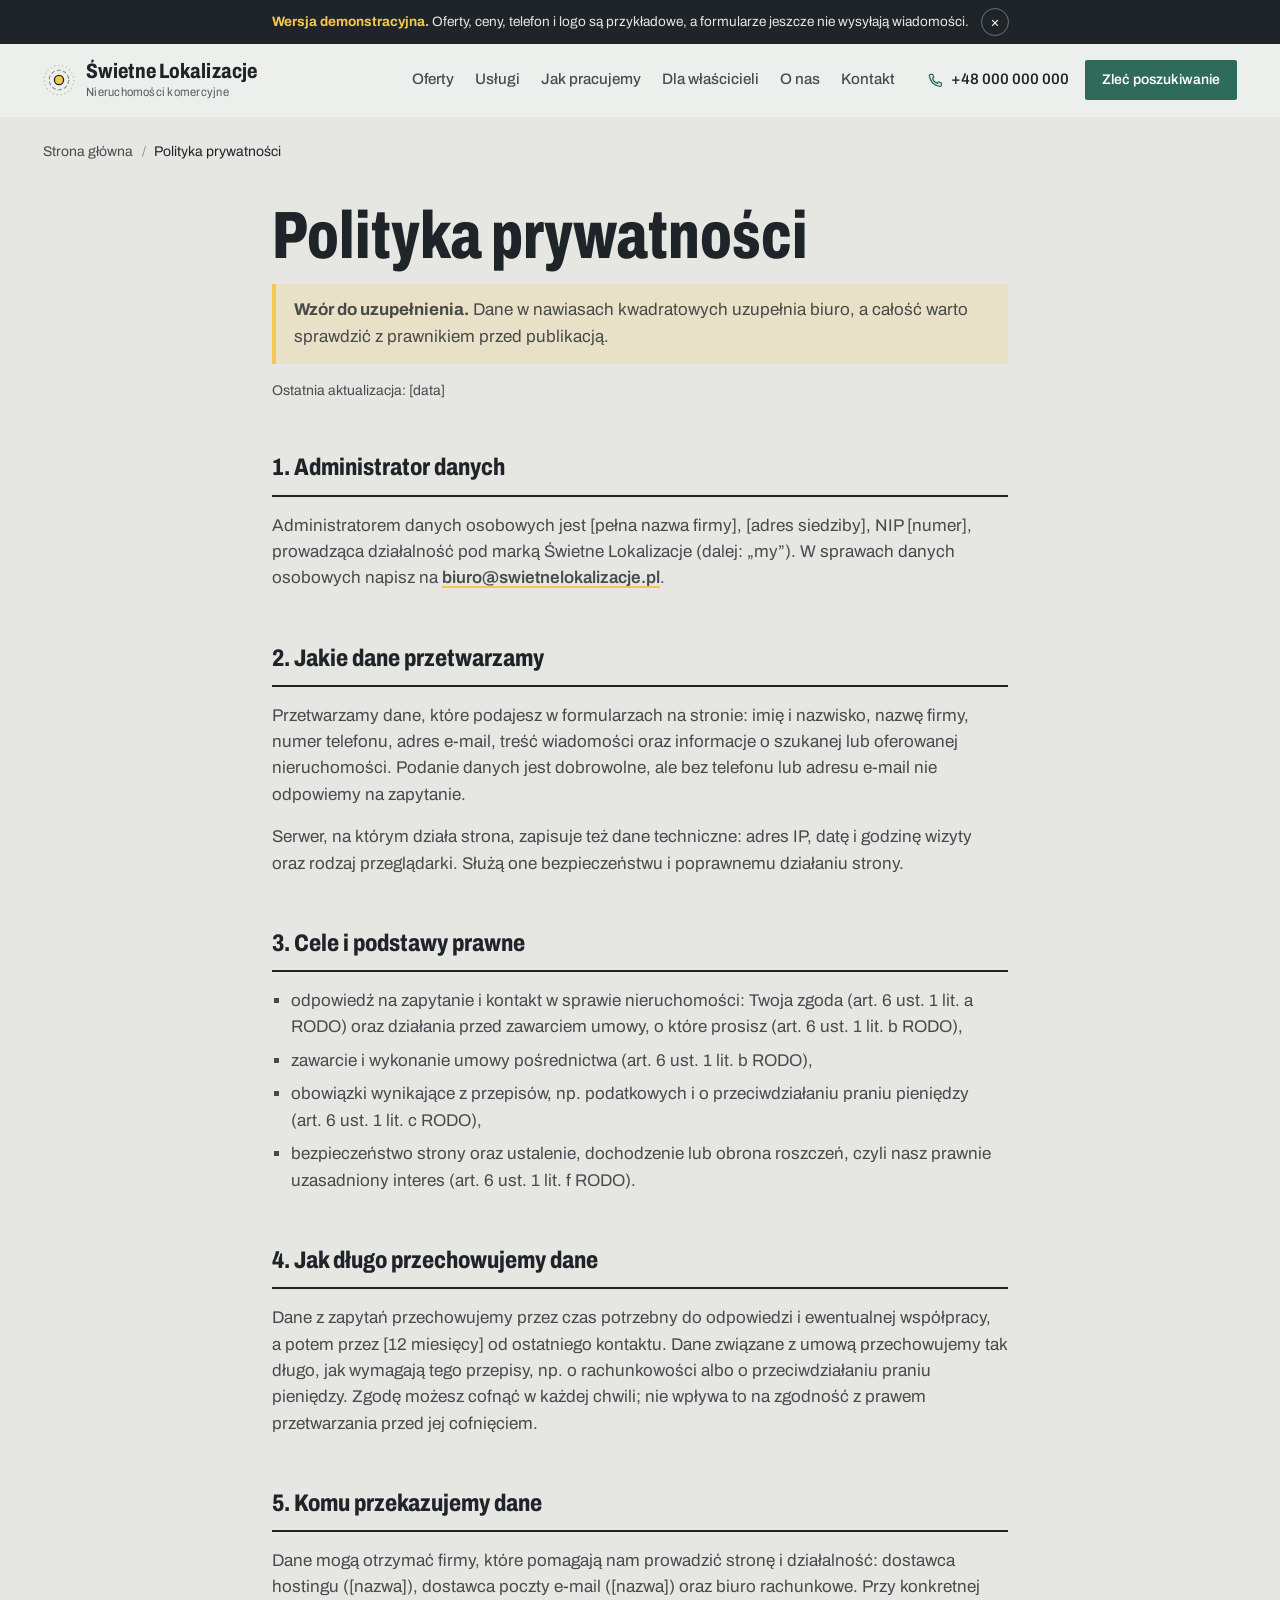
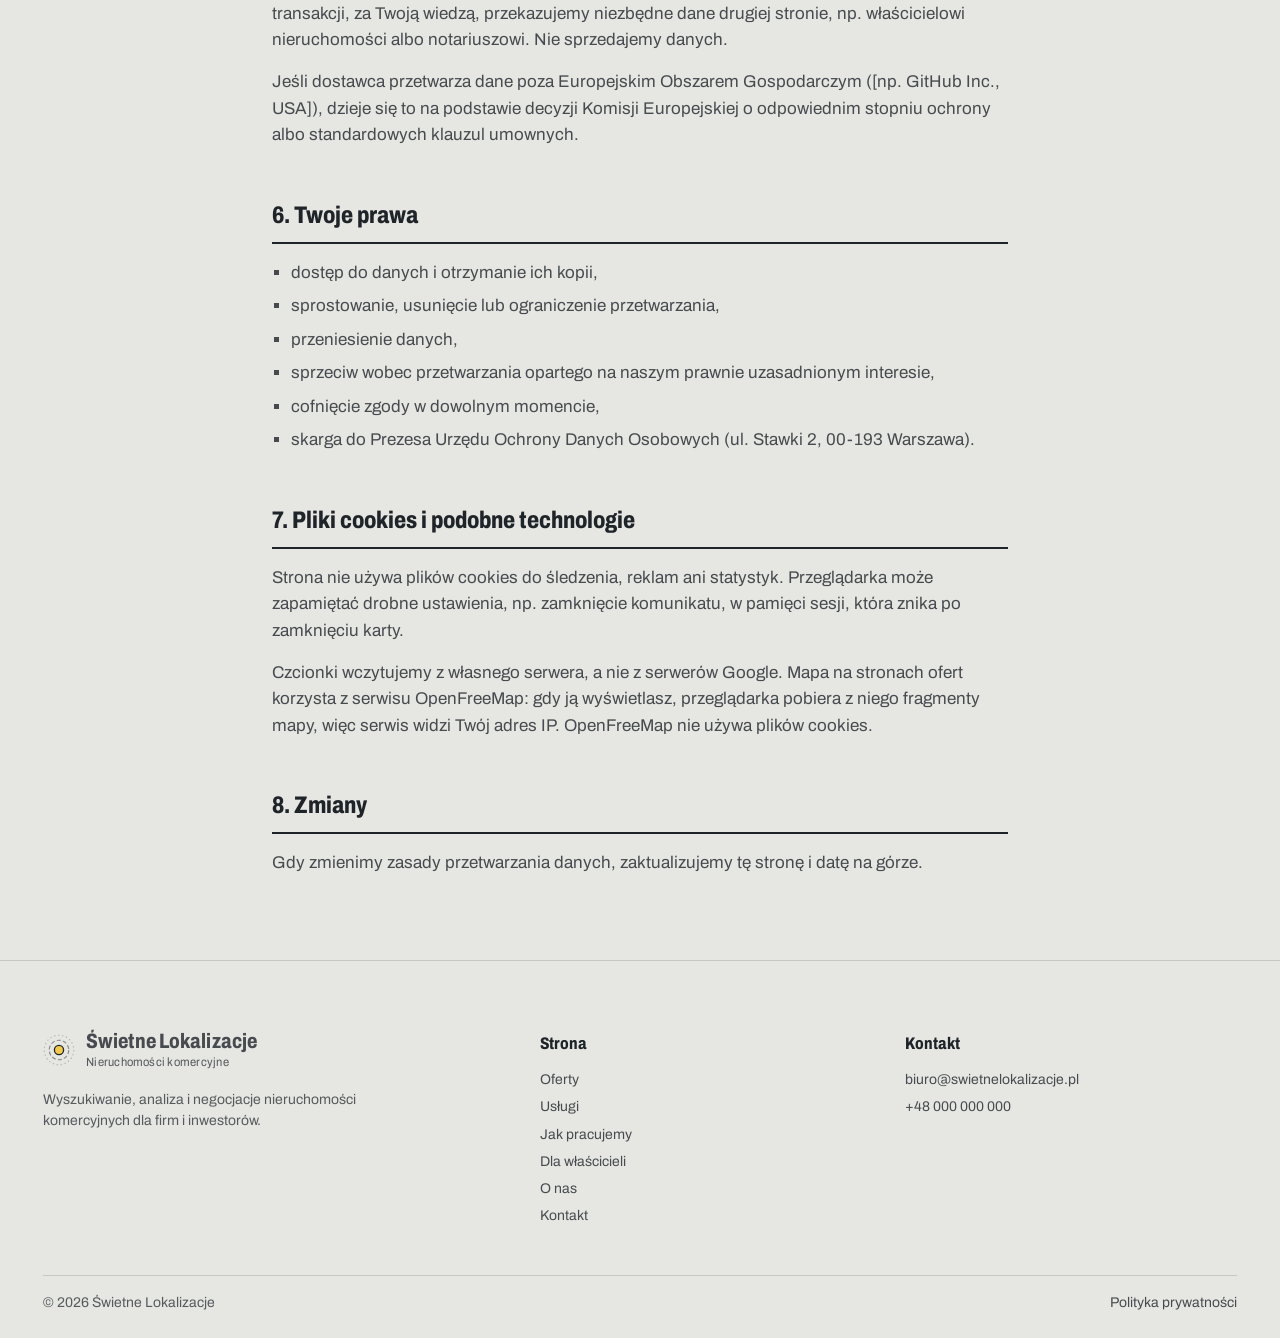
<file: polityka-prywatnosci.html>
<!doctype html>
<html lang="pl">
<head>
  <meta charset="utf-8">
  <meta name="viewport" content="width=device-width, initial-scale=1">
  <!-- meta:start -->
  <title>Polityka prywatności | Świetne Lokalizacje</title>
  <meta name="description" content="Jak Świetne Lokalizacje przetwarzają dane osobowe osób, które korzystają ze strony i formularzy.">
  <meta name="robots" content="noindex, nofollow">
  <link rel="canonical" href="https://dominikszewczyk224180.github.io/SwietneLokalizacje/polityka-prywatnosci.html">
  <meta name="theme-color" content="#e6e7e3">
  <meta property="og:type" content="website">
  <meta property="og:locale" content="pl_PL">
  <meta property="og:site_name" content="Świetne Lokalizacje">
  <meta property="og:title" content="Polityka prywatności">
  <meta property="og:description" content="Jak Świetne Lokalizacje przetwarzają dane osobowe osób, które korzystają ze strony i formularzy.">
  <meta property="og:url" content="https://dominikszewczyk224180.github.io/SwietneLokalizacje/polityka-prywatnosci.html">
  <meta property="og:image" content="https://dominikszewczyk224180.github.io/SwietneLokalizacje/img/og-image.png">
  <meta property="og:image:width" content="1200">
  <meta property="og:image:height" content="630">
  <meta name="twitter:card" content="summary_large_image">
  <link rel="icon" href="favicon.svg" type="image/svg+xml">
  <link rel="apple-touch-icon" href="img/apple-touch-icon.png">
  <link rel="preload" href="fonts/archivo-latin.woff2" as="font" type="font/woff2" crossorigin>
  <script>document.documentElement.classList.add('js');</script>
<!-- meta:end -->
  <link rel="stylesheet" href="css/tokens.css">
  <link rel="stylesheet" href="css/base.css">
  <link rel="stylesheet" href="css/header.css">
  <link rel="stylesheet" href="css/sections.css">
  <link rel="stylesheet" href="css/offers.css">
  <script src="js/header.js" defer></script>
</head>
<body>
  <svg width="0" height="0" style="position:absolute" aria-hidden="true" focusable="false"><defs><pattern id="hatch-sm" width="6" height="6" patternUnits="userSpaceOnUse" patternTransform="rotate(45)"><line x1="0" y1="0" x2="0" y2="6" style="stroke:#1f2429;stroke-opacity:.32;stroke-width:.7"/></pattern></defs></svg>
  <!-- include:header -->
  <!-- demo-bar:start -->
  <div class="demo-bar" data-demo-bar>
    <p><strong>Wersja demonstracyjna.</strong> Oferty, ceny, telefon i&nbsp;logo są przykładowe, a&nbsp;formularze jeszcze nie wysyłają wiadomości.</p>
    <button type="button" data-demo-close aria-label="Zamknij informację o wersji demonstracyjnej">×</button>
  </div>
  <!-- demo-bar:end -->
  <a class="skip-link" href="#main">Przejdź do treści</a>

  <header class="site-header" data-header>
    <div class="site-header__inner">
      <!-- Znak i nazwa tymczasowe: do podmiany na logo klienta -->
      <a class="brand" href="index.html" aria-label="Świetne Lokalizacje, strona główna">
        <svg class="brand__mark" viewBox="0 0 32 32" aria-hidden="true">
          <circle cx="16" cy="16" r="14.75" fill="none" stroke="currentColor" stroke-opacity="0.22" stroke-width="1.2" stroke-dasharray="1.5 2.5"/>
          <circle cx="16" cy="16" r="9.75" fill="none" stroke="currentColor" stroke-opacity="0.45" stroke-width="1.2" stroke-dasharray="4 2.2"/>
          <circle cx="16" cy="16" r="4.6" fill="#f2c94c" stroke="currentColor" stroke-width="1.3"/>
        </svg>
        <span class="brand__text">
          <span class="brand__name">Świetne Lokalizacje</span>
          <span class="brand__tag">Nieruchomości komercyjne</span>
        </span>
      </a>

      <nav class="nav" aria-label="Główna nawigacja">
        <ul class="nav__list">
          <li><a href="oferty.html">Oferty</a></li>
          <li><a href="index.html#uslugi">Usługi</a></li>
          <li><a href="index.html#jak-pracujemy">Jak pracujemy</a></li>
          <li><a href="index.html#dla-wlascicieli">Dla właścicieli</a></li>
          <li><a href="index.html#o-nas">O nas</a></li>
          <li><a href="index.html#kontakt">Kontakt</a></li>
        </ul>
      </nav>

      <div class="header-actions">
        <!-- Numer tymczasowy: do uzupełnienia danymi biura -->
        <a class="header-phone" href="tel:+48000000000" aria-label="Zadzwoń: +48 000 000 000">
          <svg viewBox="0 0 24 24" aria-hidden="true" fill="none" stroke="currentColor" stroke-width="1.8" stroke-linecap="round" stroke-linejoin="round"><path d="M5 3.5h3.2l1.6 4.2-2.1 1.4a11.5 11.5 0 0 0 7.2 7.2l1.4-2.1 4.2 1.6V19a1.6 1.6 0 0 1-1.7 1.6A16.6 16.6 0 0 1 3.4 5.2 1.6 1.6 0 0 1 5 3.5Z"/></svg>
          <span>+48&nbsp;000&nbsp;000&nbsp;000</span>
        </a>
        <a class="btn btn--primary btn--sm" href="index.html?cel=szukam#kontakt">Zleć poszukiwanie</a>
        <button class="nav-toggle" type="button" aria-expanded="false" aria-controls="mobile-menu" data-nav-toggle>
          <span class="nav-toggle__bars" aria-hidden="true"></span>
          <span data-nav-label>Menu</span>
        </button>
      </div>
    </div>

    <div class="mobile-menu" id="mobile-menu" hidden>
      <ul class="mobile-menu__list">
        <li><a href="oferty.html">Oferty</a></li>
        <li><a href="index.html#uslugi">Usługi</a></li>
        <li><a href="index.html#jak-pracujemy">Jak pracujemy</a></li>
        <li><a href="index.html#dla-wlascicieli">Dla właścicieli</a></li>
        <li><a href="index.html#o-nas">O nas</a></li>
        <li><a href="index.html#kontakt">Kontakt</a></li>
      </ul>
      <div class="mobile-menu__actions">
        <a class="btn btn--primary" href="index.html?cel=szukam#kontakt">Zleć poszukiwanie</a>
        <a class="header-phone" href="tel:+48000000000">
          <svg viewBox="0 0 24 24" aria-hidden="true" fill="none" stroke="currentColor" stroke-width="1.8" stroke-linecap="round" stroke-linejoin="round"><path d="M5 3.5h3.2l1.6 4.2-2.1 1.4a11.5 11.5 0 0 0 7.2 7.2l1.4-2.1 4.2 1.6V19a1.6 1.6 0 0 1-1.7 1.6A16.6 16.6 0 0 1 3.4 5.2 1.6 1.6 0 0 1 5 3.5Z"/></svg>
          <span>+48&nbsp;000&nbsp;000&nbsp;000</span>
        </a>
      </div>
    </div>
  </header>
<!-- /include:header -->

  <main id="main" class="legal-page">
    <div class="container">
      <nav class="crumbs" aria-label="Ścieżka"><a href="index.html">Strona główna</a><span aria-current="page">Polityka prywatności</span></nav>
      <article class="legal">
        <h1 class="page-title">Polityka prywatności</h1>
        <p class="legal__note"><strong>Wzór do uzupełnienia.</strong> Dane w&nbsp;nawiasach kwadratowych uzupełnia biuro, a&nbsp;całość warto sprawdzić z&nbsp;prawnikiem przed publikacją.</p>
        <p class="legal__date">Ostatnia aktualizacja: [data]</p>

        <h2>1. Administrator danych</h2>
        <p>Administratorem danych osobowych jest [pełna nazwa firmy], [adres siedziby], NIP [numer], prowadząca działalność pod marką Świetne Lokalizacje (dalej: „my”). W&nbsp;sprawach danych osobowych napisz na <a href="mailto:biuro@swietnelokalizacje.pl">biuro@swietnelokalizacje.pl</a>.</p>

        <h2>2. Jakie dane przetwarzamy</h2>
        <p>Przetwarzamy dane, które podajesz w&nbsp;formularzach na stronie: imię i&nbsp;nazwisko, nazwę firmy, numer telefonu, adres e-mail, treść wiadomości oraz informacje o&nbsp;szukanej lub oferowanej nieruchomości. Podanie danych jest dobrowolne, ale bez telefonu lub adresu e-mail nie odpowiemy na zapytanie.</p>
        <p>Serwer, na którym działa strona, zapisuje też dane techniczne: adres IP, datę i&nbsp;godzinę wizyty oraz rodzaj przeglądarki. Służą one bezpieczeństwu i&nbsp;poprawnemu działaniu strony.</p>

        <h2>3. Cele i&nbsp;podstawy prawne</h2>
        <ul>
          <li>odpowiedź na zapytanie i&nbsp;kontakt w&nbsp;sprawie nieruchomości: Twoja zgoda (art.&nbsp;6 ust.&nbsp;1 lit.&nbsp;a RODO) oraz działania przed zawarciem umowy, o&nbsp;które prosisz (art.&nbsp;6 ust.&nbsp;1 lit.&nbsp;b RODO),</li>
          <li>zawarcie i&nbsp;wykonanie umowy pośrednictwa (art.&nbsp;6 ust.&nbsp;1 lit.&nbsp;b RODO),</li>
          <li>obowiązki wynikające z&nbsp;przepisów, np. podatkowych i&nbsp;o&nbsp;przeciwdziałaniu praniu pieniędzy (art.&nbsp;6 ust.&nbsp;1 lit.&nbsp;c RODO),</li>
          <li>bezpieczeństwo strony oraz ustalenie, dochodzenie lub obrona roszczeń, czyli nasz prawnie uzasadniony interes (art.&nbsp;6 ust.&nbsp;1 lit.&nbsp;f RODO).</li>
        </ul>

        <h2>4. Jak długo przechowujemy dane</h2>
        <p>Dane z&nbsp;zapytań przechowujemy przez czas potrzebny do odpowiedzi i&nbsp;ewentualnej współpracy, a&nbsp;potem przez [12&nbsp;miesięcy] od ostatniego kontaktu. Dane związane z&nbsp;umową przechowujemy tak długo, jak wymagają tego przepisy, np. o&nbsp;rachunkowości albo o&nbsp;przeciwdziałaniu praniu pieniędzy. Zgodę możesz cofnąć w&nbsp;każdej chwili; nie wpływa to na zgodność z&nbsp;prawem przetwarzania przed jej cofnięciem.</p>

        <h2>5. Komu przekazujemy dane</h2>
        <p>Dane mogą otrzymać firmy, które pomagają nam prowadzić stronę i&nbsp;działalność: dostawca hostingu ([nazwa]), dostawca poczty e-mail ([nazwa]) oraz biuro rachunkowe. Przy konkretnej transakcji, za Twoją wiedzą, przekazujemy niezbędne dane drugiej stronie, np. właścicielowi nieruchomości albo notariuszowi. Nie sprzedajemy danych.</p>
        <p>Jeśli dostawca przetwarza dane poza Europejskim Obszarem Gospodarczym ([np. GitHub Inc., USA]), dzieje się to na podstawie decyzji Komisji Europejskiej o&nbsp;odpowiednim stopniu ochrony albo standardowych klauzul umownych.</p>

        <h2>6. Twoje prawa</h2>
        <ul>
          <li>dostęp do danych i&nbsp;otrzymanie ich kopii,</li>
          <li>sprostowanie, usunięcie lub ograniczenie przetwarzania,</li>
          <li>przeniesienie danych,</li>
          <li>sprzeciw wobec przetwarzania opartego na naszym prawnie uzasadnionym interesie,</li>
          <li>cofnięcie zgody w&nbsp;dowolnym momencie,</li>
          <li>skarga do Prezesa Urzędu Ochrony Danych Osobowych (ul. Stawki 2, 00-193 Warszawa).</li>
        </ul>

        <h2>7. Pliki cookies i&nbsp;podobne technologie</h2>
        <p>Strona nie używa plików cookies do śledzenia, reklam ani statystyk. Przeglądarka może zapamiętać drobne ustawienia, np. zamknięcie komunikatu, w&nbsp;pamięci sesji, która znika po zamknięciu karty.</p>
        <p>Czcionki wczytujemy z&nbsp;własnego serwera, a&nbsp;nie z&nbsp;serwerów Google. Mapa na stronach ofert korzysta z&nbsp;serwisu OpenFreeMap: gdy ją wyświetlasz, przeglądarka pobiera z&nbsp;niego fragmenty mapy, więc serwis widzi Twój adres IP. OpenFreeMap nie używa plików cookies.</p>

        <h2>8. Zmiany</h2>
        <p>Gdy zmienimy zasady przetwarzania danych, zaktualizujemy tę stronę i&nbsp;datę na górze.</p>
      </article>
    </div>
  </main>

  <!-- include:footer -->
  <footer class="site-footer">
    <div class="container footer-grid">
      <div class="footer-about">
        <a class="brand" href="index.html" aria-label="Świetne Lokalizacje, strona główna">
          <svg class="brand__mark" viewBox="0 0 32 32" aria-hidden="true">
            <circle cx="16" cy="16" r="14.75" fill="none" stroke="currentColor" stroke-opacity="0.22" stroke-width="1.2" stroke-dasharray="1.5 2.5"/>
            <circle cx="16" cy="16" r="9.75" fill="none" stroke="currentColor" stroke-opacity="0.45" stroke-width="1.2" stroke-dasharray="4 2.2"/>
            <circle cx="16" cy="16" r="4.6" fill="#f2c94c" stroke="currentColor" stroke-width="1.3"/>
          </svg>
          <span class="brand__text">
            <span class="brand__name">Świetne Lokalizacje</span>
            <span class="brand__tag">Nieruchomości komercyjne</span>
          </span>
        </a>
        <p>Wyszukiwanie, analiza i&nbsp;negocjacje nieruchomości komercyjnych dla firm i&nbsp;inwestorów.</p>
      </div>
      <nav aria-label="Stopka">
        <h2>Strona</h2>
        <ul>
          <li><a href="oferty.html">Oferty</a></li>
          <li><a href="index.html#uslugi">Usługi</a></li>
          <li><a href="index.html#jak-pracujemy">Jak pracujemy</a></li>
          <li><a href="index.html#dla-wlascicieli">Dla właścicieli</a></li>
          <li><a href="index.html#o-nas">O nas</a></li>
          <li><a href="index.html#kontakt">Kontakt</a></li>
        </ul>
      </nav>
      <div>
        <h2>Kontakt</h2>
        <ul>
          <li><a href="mailto:biuro@swietnelokalizacje.pl">biuro@swietnelokalizacje.pl</a></li>
          <li><a href="tel:+48000000000">+48&nbsp;000&nbsp;000&nbsp;000</a></li>
        </ul>
      </div>
    </div>
    <div class="container">
      <div class="footer-bottom">
        <span>© 2026 Świetne Lokalizacje</span>
        <a href="polityka-prywatnosci.html">Polityka prywatności</a>
      </div>
    </div>
  </footer>
<!-- /include:footer -->
</body>
</html>
</file>
<file: css/tokens.css>
/* =====================================================================
   Świetne Lokalizacje: tokeny projektu
   Kierunek: rysunek techniczny, beton i grafit, jeden krój (Archivo)
   w dwóch szerokościach. Paleta robocza, do potwierdzenia z logo klienta.
   ===================================================================== */

:root {
  /* --- Kolory bazowe ------------------------------------------------ */
  --paper: #e6e7e3;          /* beton: tło strony */
  --paper-raised: #f2f3f0;   /* karty i panele */
  --ink: #1f2429;            /* grafit: tekst i kreska rysunku */
  --patina: #2f6b5b;         /* zieleń przemysłowa: przyciski */
  --patina-deep: #23544a;    /* hover */
  --signal: #f2c94c;         /* żółty sygnałowy: zakreślacz na rysunku */
  --glass: #d2d9dd;          /* szyby na rysunku */

  /* --- Pochodne ------------------------------------------------------- */
  --ink-80: rgb(31 36 41 / 0.8);
  --ink-64: rgb(31 36 41 / 0.72); /* drugi plan tekstu, kontrast min. 4,5:1 */
  --ink-40: rgb(31 36 41 / 0.4);
  --ink-16: rgb(31 36 41 / 0.16);
  --ink-08: rgb(31 36 41 / 0.08);
  --on-patina: #ffffff;

  /* --- Typografia: Archivo, wąska odmiana na nagłówki ------------------ */
  --font-display: "Archivo", "Arial Narrow", "Helvetica Neue", Arial, sans-serif;
  --font-sans: "Archivo", "Helvetica Neue", Arial, system-ui, sans-serif;
  --stretch-display: 72%;
  --stretch-label: 80%;

  --text-xs: 0.75rem;     /* 12 */
  --text-sm: 0.875rem;    /* 14 */
  --text-base: 1.0625rem; /* 17 */
  --text-md: 1.1875rem;   /* 19 */
  --text-lg: 1.375rem;    /* 22 */
  --text-display: clamp(2.75rem, 1rem + 4.4vw, 6rem);

  --leading-tight: 0.94;
  --leading-snug: 1.3;
  --leading-body: 1.55;

  /* --- Odstępy -------------------------------------------------------- */
  --space-1: 0.25rem;
  --space-2: 0.5rem;
  --space-3: 0.75rem;
  --space-4: 1rem;
  --space-5: 1.5rem;
  --space-6: 2rem;
  --space-7: 3rem;
  --space-8: 4rem;
  --gutter: clamp(1.25rem, 0.6rem + 2.6vw, 3.5rem);
  --content-max: 88rem;

  /* --- Kształty, warstwy, ruch --------------------------------------- */
  --radius-sm: 2px;
  --radius-md: 3px;
  --header-h: 4.5rem;
  --z-header: 50;
  --ease-out: cubic-bezier(0.22, 1, 0.36, 1);
  --ease-in-out: cubic-bezier(0.65, 0, 0.35, 1);
  --focus-ring: 0 0 0 2px var(--paper), 0 0 0 4px var(--ink);
}
</file>
<file: css/base.css>
/* =====================================================================
   Font: Archivo (zmienny, oś wagi i szerokości), hostowany lokalnie,
   bez ładowania z Google. Dwa pliki: łaciński i z polskimi znakami.
   ===================================================================== */
@font-face {
  font-family: "Archivo";
  src: url("../fonts/archivo-latin.woff2") format("woff2");
  font-weight: 100 900;
  font-stretch: 62% 125%;
  font-style: normal;
  font-display: swap;
  unicode-range: U+0020-007E, U+00A0-00FF, U+2009, U+2013-2014, U+2018-201E, U+2022, U+2026, U+202F, U+2032-2033, U+20AC, U+2116, U+2122, U+2212;
}
@font-face {
  font-family: "Archivo";
  src: url("../fonts/archivo-pl.woff2") format("woff2");
  font-weight: 100 900;
  font-stretch: 62% 125%;
  font-style: normal;
  font-display: swap;
  unicode-range: U+0104-0107, U+0118-0119, U+0141-0144, U+015A-015B, U+0179-017C;
}

/* =====================================================================
   Reset i podstawy
   ===================================================================== */
*,
*::before,
*::after {
  box-sizing: border-box;
}

html {
  -webkit-text-size-adjust: 100%;
  text-size-adjust: 100%;
}

body {
  margin: 0;
  min-height: 100vh;
  background: var(--paper);
  color: var(--ink);
  font-family: var(--font-sans);
  font-size: var(--text-base);
  line-height: var(--leading-body);
  font-feature-settings: "kern" 1;
  -webkit-font-smoothing: antialiased;
  -moz-osx-font-smoothing: grayscale;
  text-rendering: optimizeLegibility;
}

img,
svg {
  display: block;
  max-width: 100%;
}

h1,
h2,
h3,
p {
  margin: 0;
}

ul {
  margin: 0;
  padding: 0;
  list-style: none;
}

a {
  color: inherit;
}

button {
  font: inherit;
  color: inherit;
}

:focus-visible {
  outline: none;
  box-shadow: var(--focus-ring);
  border-radius: var(--radius-sm);
}

.skip-link {
  position: absolute;
  left: var(--space-4);
  top: -3rem;
  z-index: 100;
  padding: var(--space-2) var(--space-4);
  background: var(--ink);
  color: var(--paper);
  text-decoration: none;
  border-radius: var(--radius-sm);
  transition: top 0.2s var(--ease-out);
}
.skip-link:focus {
  top: var(--space-3);
}

.visually-hidden {
  position: absolute !important;
  width: 1px;
  height: 1px;
  margin: -1px;
  padding: 0;
  overflow: hidden;
  clip: rect(0 0 0 0);
  white-space: nowrap;
  border: 0;
}

/* =====================================================================
   Przyciski
   ===================================================================== */
.btn {
  display: inline-flex;
  align-items: center;
  justify-content: center;
  gap: var(--space-2);
  min-height: 3rem;
  padding: 0 1.4rem;
  border: 1px solid transparent;
  border-radius: var(--radius-sm);
  font-family: var(--font-sans);
  font-size: var(--text-base);
  font-weight: 560;
  line-height: 1;
  text-decoration: none;
  white-space: nowrap;
  cursor: pointer;
  transition: background-color 0.18s ease, color 0.18s ease, border-color 0.18s ease;
}

.btn--primary {
  background: var(--patina);
  color: var(--on-patina);
}
.btn--primary:hover {
  background: var(--patina-deep);
}

.btn--secondary {
  border-color: var(--ink-40);
  color: var(--ink);
  background: transparent;
}
.btn--secondary:hover {
  border-color: var(--ink);
  background: var(--ink-08);
}

.btn--sm {
  min-height: 2.5rem;
  padding: 0 1rem;
  font-size: var(--text-sm);
}

@media (prefers-reduced-motion: reduce) {
  *,
  *::before,
  *::after {
    transition-duration: 0.01ms !important;
    animation-duration: 0.01ms !important;
    scroll-behavior: auto !important;
  }
}
</file>
<file: css/header.css>
/* =====================================================================
   Pasek wersji demonstracyjnej (do usunięcia przy starcie: DEMO = False
   w tools/build_pages.py)
   ===================================================================== */
.demo-bar {
  display: flex;
  align-items: center;
  justify-content: center;
  gap: 0.75rem;
  padding: 0.5rem var(--gutter);
  background: var(--ink);
  color: var(--paper);
  font-size: 0.85rem;
  line-height: 1.4;
  text-align: center;
}
.demo-bar[hidden] { display: none; }
.demo-bar strong { color: var(--signal); font-weight: 700; }
.demo-bar button {
  flex: none;
  display: grid;
  place-items: center;
  width: 1.75rem;
  height: 1.75rem;
  border: 1px solid rgb(230 231 227 / 0.4);
  border-radius: 50%;
  background: none;
  color: inherit;
  font-size: 1rem;
  line-height: 1;
  cursor: pointer;
}

/* =====================================================================
   Nagłówek
   ===================================================================== */
.site-header {
  position: sticky;
  top: 0;
  z-index: var(--z-header);
  background: rgb(237 240 236 / 0.94);
  -webkit-backdrop-filter: saturate(140%) blur(10px);
  backdrop-filter: saturate(140%) blur(10px);
  border-bottom: 1px solid transparent;
  transition: border-color 0.2s ease;
}
.site-header.is-scrolled {
  border-bottom-color: var(--ink-16);
}

.site-header__inner {
  display: flex;
  align-items: center;
  gap: var(--space-6);
  max-width: var(--content-max);
  height: var(--header-h);
  margin: 0 auto;
  padding: 0 var(--gutter);
}

/* --- Marka (tymczasowa, do podmiany na logo klienta) ------------------ */
.brand {
  display: inline-flex;
  align-items: center;
  gap: 0.7rem;
  margin-right: auto;
  text-decoration: none;
}
.brand__mark {
  width: 2rem;
  height: 2rem;
  flex: none;
  color: var(--ink);
}
.brand__text {
  display: grid;
  line-height: 1.05;
}
.brand__name {
  font-family: var(--font-display);
  font-size: 1.3rem;
  font-stretch: var(--stretch-label);
  font-weight: 760;
  letter-spacing: 0.005em;
}
.brand__tag {
  margin-top: 0.2rem;
  font-size: var(--text-xs);
  font-stretch: 92%;
  letter-spacing: 0.02em;
  color: var(--ink-64);
}

/* --- Nawigacja ---------------------------------------------------------- */
.nav__list {
  display: flex;
  gap: clamp(1rem, 0.2rem + 1.4vw, 1.9rem);
}
.nav__list a {
  position: relative;
  display: inline-block;
  padding: 0.4rem 0;
  font-size: 0.95rem;
  font-weight: 500;
  text-decoration: none;
  color: var(--ink-80);
  transition: color 0.18s ease;
}
.nav__list a::after {
  content: "";
  position: absolute;
  left: 0;
  right: 0;
  bottom: 0.1rem;
  height: 1px;
  background: currentColor;
  transform: scaleX(0);
  transform-origin: left;
  transition: transform 0.25s var(--ease-out);
}
.nav__list a:hover {
  color: var(--ink);
}
.nav__list a:hover::after {
  transform: scaleX(1);
}

.header-actions {
  display: flex;
  align-items: center;
  gap: var(--space-4);
}

.header-phone {
  display: inline-flex;
  align-items: center;
  gap: 0.45rem;
  font-size: 0.95rem;
  font-weight: 560;
  font-variant-numeric: tabular-nums;
  text-decoration: none;
  white-space: nowrap;
}
.header-phone svg {
  width: 1.05rem;
  height: 1.05rem;
  color: var(--patina);
}

.nav-toggle {
  display: none;
  align-items: center;
  gap: 0.5rem;
  min-height: 2.5rem;
  padding: 0 0.75rem;
  border: 1px solid var(--ink-40);
  border-radius: var(--radius-sm);
  background: transparent;
  font-size: var(--text-sm);
  font-weight: 560;
  cursor: pointer;
}
.nav-toggle__bars {
  position: relative;
  width: 1rem;
  height: 0.6rem;
}
.nav-toggle__bars::before,
.nav-toggle__bars::after {
  content: "";
  position: absolute;
  left: 0;
  right: 0;
  height: 1.5px;
  background: currentColor;
  transition: transform 0.22s var(--ease-out), top 0.22s var(--ease-out);
}
.nav-toggle__bars::before { top: 0; }
.nav-toggle__bars::after { top: calc(100% - 1.5px); }
.nav-toggle[aria-expanded="true"] .nav-toggle__bars::before {
  top: calc(50% - 0.75px);
  transform: rotate(45deg);
}
.nav-toggle[aria-expanded="true"] .nav-toggle__bars::after {
  top: calc(50% - 0.75px);
  transform: rotate(-45deg);
}

/* --- Menu mobilne ------------------------------------------------------- */
.mobile-menu {
  position: absolute;
  inset: 100% 0 auto 0;
  padding: var(--space-5) var(--gutter) var(--space-6);
  background: var(--paper);
  border-bottom: 1px solid var(--ink-16);
}
.mobile-menu[hidden] {
  display: none;
}
.mobile-menu__list a {
  display: block;
  padding: 0.55rem 0;
  font-family: var(--font-display);
  font-stretch: var(--stretch-display);
  font-weight: 760;
  font-size: 1.75rem;
  line-height: 1.2;
  text-decoration: none;
}
.mobile-menu__actions {
  display: flex;
  flex-wrap: wrap;
  align-items: center;
  gap: var(--space-4);
  margin-top: var(--space-5);
  padding-top: var(--space-5);
  border-top: 1px solid var(--ink-16);
}

@media (max-width: 1120px) {
  .nav {
    display: none;
  }
  .nav-toggle {
    display: inline-flex;
  }
}

@media (max-width: 720px) {
  .header-actions .btn,
  .header-phone span {
    display: none;
  }
  .header-phone {
    width: 2.5rem;
    height: 2.5rem;
    justify-content: center;
    border: 1px solid var(--ink-40);
    border-radius: var(--radius-sm);
  }
  .brand__tag {
    display: none;
  }
}

@media (max-width: 380px) {
  .site-header__inner { gap: var(--space-3); }
  .header-actions { gap: var(--space-2); }
  .brand__name { font-size: 1.15rem; }
  .brand__mark { width: 1.7rem; height: 1.7rem; }
  .nav-toggle { width: 2.5rem; padding: 0; justify-content: center; }
  .nav-toggle [data-nav-label] { position: absolute; width: 1px; height: 1px; overflow: hidden; clip: rect(0 0 0 0); }
}

@media (min-width: 1121px) {
  .mobile-menu {
    display: none !important;
  }
}
</file>
<file: css/hero.css>
/* =====================================================================
   Hero: wyśrodkowany tekst i rysunek techniczny ulicy
   Rysunek nie zależy od miasta ani od ofert: pokazuje cztery typy
   nieruchomości i to, co sprawdzamy przy analizie lokalizacji.
   ===================================================================== */
.hero {
  position: relative;
  padding-top: clamp(2rem, 0.4rem + 3vw, 3.5rem);
  overflow: hidden;
  text-align: center;
}

/* --- Tekst ------------------------------------------------------------------ */
.hero__text {
  max-width: 64rem;
  margin: 0 auto;
  padding: 0 var(--gutter);
}

.hero__title {
  max-width: 9.2em; /* zawsze dwie linie: „Dobra lokalizacja / nie jest przypadkiem.” */
  margin-inline: auto;
  font-family: var(--font-display);
  font-size: var(--text-display);
  font-stretch: var(--stretch-display);
  font-weight: 800;
  line-height: var(--leading-tight);
  letter-spacing: -0.01em;
  text-wrap: balance;
}

.hero__lead {
  max-width: 47rem;
  margin: var(--space-5) auto 0;
  font-size: var(--text-md);
  line-height: var(--leading-body);
  color: var(--ink-80);
  text-wrap: balance;
}

.hero__actions {
  display: flex;
  flex-wrap: wrap;
  justify-content: center;
  gap: var(--space-3);
  margin-top: var(--space-6);
}

.hero__note {
  margin-top: var(--space-4);
  font-size: var(--text-sm);
  color: var(--ink-64);
  text-wrap: balance;
}

/* na szerszych ekranach każde zdanie leadu w osobnej linii */
@media (min-width: 900px) {
  .hero__lead span { display: block; }
}

/* --- Rysunek --------------------------------------------------------------- */
.hero__drawing {
  margin-top: clamp(1.25rem, 0.2rem + 2.2vw, 2.5rem);
}

.drawing-scroll {
  overflow: hidden;
}

.drawing-inner {
  position: relative;
  width: min(100%, 120rem);
  margin: 0 auto;
}

.drawing {
  display: block;
  width: 100%;
  height: auto;
  overflow: visible;
}

/* grubości kresek: jak na rysunku budowlanym, od obrysu do detalu */
.drawing .lw0 { stroke-width: 0.55; }
.drawing .lw1 { stroke-width: 0.9; }
.drawing .lw2 { stroke-width: 1.3; }
.drawing .lw3 { stroke-width: 1.9; }

.drawing .o,
.drawing .d {
  fill: none;
  stroke: var(--ink);
  stroke-linecap: round;
  stroke-linejoin: round;
}
.drawing .fill { fill: var(--paper); }
.drawing .glass { fill: var(--glass); }
.drawing .t60 { stroke-opacity: 0.55; }
.drawing .t45 { stroke-opacity: 0.4; }
.drawing .dash { fill: rgb(242 201 76 / 0.08); stroke: var(--ink); stroke-width: 1; stroke-dasharray: 6 4; }
.drawing .dash-fine { fill: none; stroke: var(--ink); stroke-width: 0.6; stroke-dasharray: 2.5 4; stroke-opacity: 0.6; }
.drawing .flag { fill: var(--signal); }
.drawing .person circle { fill: var(--paper); }
.drawing .hatch-line { stroke: var(--ink); stroke-opacity: 0.34; stroke-width: 0.8; }
.drawing .hatch-fill { fill: url(#hatch); stroke: none; }

.drawing .lead { fill: none; stroke: var(--ink-64); stroke-width: 0.75; }
.drawing .tick { fill: none; stroke: var(--ink); stroke-width: 1.15; }
.drawing .dot { fill: var(--ink); }
.drawing .ct {
  font-family: var(--font-sans);
  font-size: 13.5px;
  font-stretch: var(--stretch-label);
  font-weight: 580;
  fill: var(--ink-80);
}
.drawing .ct--sub { font-weight: 450; fill: var(--ink-64); }
.drawing .sign-text {
  font-family: var(--font-sans);
  font-size: 14px;
  font-weight: 800;
  fill: var(--ink);
  stroke: none;
}

/* rysowanie przy wejściu: jeden zaplanowany moment */
.drawing .o {
  stroke-dasharray: 1;
  stroke-dashoffset: 1;
  animation: drawing-line 1.15s var(--ease-in-out) forwards;
  animation-delay: calc(0.55s + var(--i, 0) * 0.2s);
}
.drawing .ground-line {
  animation-duration: 1.3s;
  animation-delay: 0.25s;
}
/* detale (okna, przeszklenia, okładziny) pojawiają się całym budynkiem naraz:
   jedna animacja zmiennej na grupę zamiast kilkuset animacji pojedynczych linii */
@property --d { syntax: "<number>"; inherits: true; initial-value: 0; }
.drawing .m, .drawing .ground { animation: drawing-details 0.45s steps(3, end) forwards; animation-delay: calc(1.15s + var(--i, 0) * 0.2s); }
.drawing .d { opacity: var(--d); }
@keyframes drawing-details { from { --d: 0; } to { --d: 1; } }
.drawing .c {
  opacity: 0;
  animation: drawing-appear 0.6s ease forwards;
  animation-delay: calc(1.95s + var(--i, 0) * 0.15s);
}
@keyframes drawing-line {
  from { stroke-dashoffset: 1; fill-opacity: 0; }
  60% { fill-opacity: 0; }
  to { stroke-dashoffset: 0; fill-opacity: 1; }
}
@keyframes drawing-appear {
  to { opacity: 1; }
}

/* zakreślacz: wybrany budynek zostaje pokolorowany, reszta przygasa */
.drawing .m { transition: opacity 0.25s ease; }
.drawing .fill,
.drawing .dash { transition: fill 0.25s ease; }
.drawing .hit {
  fill: transparent;
  cursor: pointer;
}
[data-active="a"] .drawing .m[data-m="a"] .fill,
[data-active="b"] .drawing .m[data-m="b"] .fill,
[data-active="c"] .drawing .m[data-m="c"] .fill { fill: #f3e3a8; }
[data-active="d"] .drawing .dash { fill: rgb(242 201 76 / 0.45); }

[data-active="a"] .drawing .m:not([data-m="a"]),
[data-active="b"] .drawing .m:not([data-m="b"]),
[data-active="c"] .drawing .m:not([data-m="c"]),
[data-active="d"] .drawing .m:not([data-m="d"]) { opacity: 0.4; }

/* --- Podpisy pod rysunkiem (linki do ofert danego typu) -------------------- */
.drawing-labels {
  position: relative;
  height: 3.75rem;
  border-top: 1px solid var(--ink-16);
}
.drawing-labels li {
  position: absolute;
  top: 0.9rem;
  left: var(--x);
  transform: translateX(-50%);
  white-space: nowrap;
}
.drawing-labels a {
  display: inline-block;
  padding: 0.2rem 0.1rem;
  font-family: var(--font-display);
  font-size: 1.05rem;
  font-stretch: var(--stretch-label);
  font-weight: 700;
  letter-spacing: 0.01em;
  text-decoration: none;
  border-bottom: 2px solid transparent;
  transition: border-color 0.2s ease, color 0.2s ease;
}
.drawing-labels a:hover,
.drawing-labels a.is-active {
  border-bottom-color: var(--signal);
}

/* --- Tablet i małe okna: większe opisy, żeby dało się je przeczytać ------- */
@media (min-width: 761px) and (max-width: 1180px) {
  .drawing .ct { font-size: 17px; }
  .drawing .sign-text { font-size: 16px; }
}

/* --- Telefon: rysunek jako panorama do przesuwania palcem ------------------ */
@media (max-width: 760px) {
  .hero__actions .btn { flex: 1 1 13rem; }
  .drawing-scroll {
    overflow-x: auto;
    overscroll-behavior-x: contain;
    scroll-snap-type: x mandatory;
    scrollbar-width: none;
    -webkit-overflow-scrolling: touch;
  }
  .drawing-scroll::-webkit-scrollbar { display: none; }
  .drawing-inner {
    width: 1180px;
    max-width: none;
  }
  .drawing .ct { font-size: 16px; }
  .drawing-labels li { scroll-snap-align: center; }
  .drawing-labels a { font-size: 1.05rem; }
  .drawing-dots { display: flex; }
}

/* kropki pod panoramą: ile typów i który jest teraz pokazany (tylko telefon) */
.drawing-dots {
  display: none;
  justify-content: center;
  gap: 0.5rem;
  margin: 0.15rem 0 0;
}
.drawing-dots span {
  width: 0.45rem;
  height: 0.45rem;
  border: 1px solid var(--ink-40);
  border-radius: 50%;
  transition: background-color 0.2s ease, border-color 0.2s ease;
}
.drawing-dots span.is-active {
  background: var(--ink);
  border-color: var(--ink);
}

@media (prefers-reduced-motion: reduce) {
  .drawing .o,
  .drawing .c,
  .drawing .m,
  .drawing .ground {
    animation: none;
    stroke-dashoffset: 0;
    opacity: 1;
    --d: 1;
  }
}
</file>
<file: css/sections.css>
/* =====================================================================
   Strona główna: sekcje pod hero
   Język rysunku technicznego: cienkie linie podziału, tabelki jak
   w tabliczce rysunkowej, przerywana linia dla „możliwych” rzeczy.
   ===================================================================== */
html { scroll-behavior: smooth; }
[id] { scroll-margin-top: calc(var(--header-h) + 0.75rem); }

.container {
  max-width: var(--content-max);
  margin: 0 auto;
  padding: 0 var(--gutter);
}

.section {
  padding: clamp(4rem, 2rem + 5vw, 7rem) 0;
}
.section + .section { border-top: 1px solid var(--ink-16); }

.section-head {
  max-width: 44rem;
  margin: 0 auto clamp(2.25rem, 1.5rem + 2vw, 3.5rem);
  text-align: center;
}
.section-title {
  font-family: var(--font-display);
  font-size: clamp(2.25rem, 1.2rem + 2.8vw, 3.75rem);
  font-stretch: var(--stretch-display);
  font-weight: 800;
  line-height: 0.98;
  letter-spacing: -0.008em;
  text-wrap: balance;
}
.section-intro {
  margin-top: var(--space-4);
  font-size: var(--text-md);
  color: var(--ink-80);
  text-wrap: balance;
}
.h3 {
  font-family: var(--font-display);
  font-size: 1.5rem;
  font-stretch: var(--stretch-label);
  font-weight: 760;
  line-height: 1.1;
}
.text-link {
  display: inline-block;
  font-weight: 620;
  text-decoration: underline;
  text-decoration-thickness: 2px;
  text-decoration-color: var(--signal);
  text-underline-offset: 0.3em;
  transition: text-decoration-color 0.2s ease;
}
.text-link:hover { text-decoration-color: var(--ink); }

/* --- Dla kogo ----------------------------------------------------------------- */
.audiences {
  display: grid;
  grid-template-columns: repeat(3, minmax(0, 1fr));
}
.audience {
  display: flex;
  flex-direction: column;
  gap: var(--space-3);
  padding: 0 clamp(1.25rem, 0.5rem + 2vw, 2.5rem);
}
.audience + .audience { border-left: 1px solid var(--ink-16); }
.audience:first-child { padding-left: 0; }
.audience:last-child { padding-right: 0; }
.audience__icon { width: 3rem; height: 3rem; margin-bottom: var(--space-2); }
.audience__icon * { fill: none; stroke: var(--ink); stroke-width: 1.4; stroke-linecap: round; stroke-linejoin: round; }
.audience__icon .accent { fill: var(--signal); }
.audience p { color: var(--ink-80); }
.audience .text-link { margin-top: auto; padding-top: var(--space-2); }

/* --- Usługi ------------------------------------------------------------------ */
.services {
  display: grid;
  grid-template-columns: repeat(2, minmax(0, 1fr));
  gap: 0 clamp(2rem, 1rem + 3vw, 4.5rem);
}
.service {
  padding: var(--space-5) 0 var(--space-6);
  border-top: 2px solid var(--ink);
}
.service p { margin-top: var(--space-3); max-width: 34rem; color: var(--ink-80); }

/* --- Jak pracujemy (ciemny pas) -------------------------------------------- */
.section--dark {
  background: var(--ink);
  color: var(--paper);
  border-top: 0 !important;
}
.section--dark + .section { border-top: 0; }
.section--dark .section-intro { color: rgb(230 231 227 / 0.75); }
.steps {
  margin: 0;
  padding: 0;
  list-style: none;
  display: grid;
  grid-template-columns: repeat(5, minmax(0, 1fr));
  gap: 0 clamp(1rem, 0.4rem + 1.4vw, 2rem);
  counter-reset: step;
  /* łańcuch wymiarowy: jedna linia z kreskami przy każdym kroku */
  border-top: 1px solid rgb(230 231 227 / 0.45);
}
.step {
  position: relative;
  padding-top: var(--space-5);
  counter-increment: step;
}
.step::before {
  content: "";
  position: absolute;
  top: -7px;
  left: 0;
  width: 14px;
  height: 14px;
  background: linear-gradient(135deg, transparent 45%, var(--paper) 45%, var(--paper) 55%, transparent 55%);
}
.step__num {
  font-family: var(--font-display);
  font-size: 3rem;
  font-stretch: var(--stretch-display);
  font-weight: 800;
  line-height: 1;
  color: var(--signal);
}
.step__num::before { content: counter(step); }
.step h3 { margin-top: var(--space-3); color: var(--paper); font-size: 1.3rem; }
.step p { margin-top: var(--space-2); font-size: 0.98rem; color: rgb(230 231 227 / 0.75); }

/* --- Dla właścicieli --------------------------------------------------------- */
.section--raised { background: var(--paper-raised); }
.split {
  display: grid;
  grid-template-columns: minmax(0, 1fr) minmax(0, 1fr);
  gap: clamp(2rem, 1rem + 4vw, 6rem);
  align-items: start;
}
.split .section-title { text-align: left; }
.split .section-intro { text-align: left; }
.split__actions { display: flex; flex-wrap: wrap; gap: var(--space-3); margin-top: var(--space-6); }
.checklist {
  display: grid;
  grid-template-columns: repeat(2, minmax(0, 1fr));
  gap: 0 var(--space-6);
  border-top: 2px solid var(--ink);
}
.checklist li {
  display: flex;
  gap: 0.75rem;
  align-items: baseline;
  padding: 0.95rem 0;
  border-bottom: 1px solid var(--ink-16);
  font-weight: 560;
}
.checklist li::before {
  content: "";
  flex: none;
  width: 0.6rem;
  height: 0.6rem;
  transform: translateY(-0.05rem);
  background: var(--signal);
  box-shadow: inset 0 0 0 1px var(--ink);
}

/* --- O nas ------------------------------------------------------------------- */
.about p + p { margin-top: var(--space-4); }
.about p { max-width: 36rem; color: var(--ink-80); font-size: var(--text-md); }
.standards { border-top: 2px solid var(--ink); }
.standards h3 { padding: var(--space-4) 0 var(--space-2); font-size: 1.2rem; }
.standards li {
  padding: 0.9rem 0 0.9rem 1rem;
  border-bottom: 1px solid var(--ink-16);
  border-left: 3px solid var(--signal);
  margin-bottom: 0.5rem;
  background: var(--paper-raised);
}
.standards li strong { display: block; font-weight: 640; }
.standards li span { font-size: var(--text-sm); color: var(--ink-64); }
.standards a { font-weight: 600; }

/* --- Kontakt ----------------------------------------------------------------- */
.contact-list { margin-top: var(--space-6); border-top: 2px solid var(--ink); }
.contact-list li { padding: 0.9rem 0; border-bottom: 1px solid var(--ink-16); }
.contact-list span { display: block; font-size: 0.78rem; color: var(--ink-64); }
.contact-list a { font-size: 1.15rem; font-weight: 620; text-decoration: none; }
.contact-list a:hover { text-decoration: underline; text-decoration-color: var(--signal); text-decoration-thickness: 2px; }

.brief {
  padding: clamp(1.25rem, 0.8rem + 1.5vw, 2rem);
  background: var(--paper-raised);
  border: 1px solid var(--ink-16);
  border-radius: var(--radius-md);
}
.brief fieldset { margin: 0 0 1.1rem; padding: 0; border: 0; }
.brief legend, .brief label.lbl, .brief .lbl {
  display: block;
  margin-bottom: 0.4rem;
  font-size: var(--text-sm);
  font-weight: 620;
}
.brief .opt { font-weight: 450; color: var(--ink-64); }
.seg {
  display: flex;
  flex-wrap: wrap;
  gap: 0.4rem;
}
.seg label { position: relative; }
.seg input { position: absolute; opacity: 0; inset: 0; margin: 0; cursor: pointer; }
.seg span {
  display: inline-block;
  padding: 0.55rem 0.85rem;
  border: 1px solid var(--ink-40);
  border-radius: var(--radius-sm);
  font-size: var(--text-sm);
  font-weight: 560;
  transition: background-color 0.15s ease, color 0.15s ease, border-color 0.15s ease;
}
.seg input:checked + span { background: var(--ink); border-color: var(--ink); color: var(--paper-raised); }
.seg input:focus-visible + span { box-shadow: var(--focus-ring); }

.field-row {
  display: grid;
  grid-template-columns: repeat(2, minmax(0, 1fr));
  gap: 0 1rem;
}
.field { margin-bottom: 1.1rem; }
.field input,
.field select,
.field textarea {
  width: 100%;
  min-height: 2.9rem;
  padding: 0.6rem 0.75rem;
  border: 1px solid var(--ink-40);
  border-radius: var(--radius-sm);
  background: #fbfbfa;
  font: inherit;
  font-size: 1rem;
  color: var(--ink);
}
.field textarea { min-height: 6.5rem; resize: vertical; }
.field input:focus,
.field select:focus,
.field textarea:focus { outline: none; border-color: var(--ink); box-shadow: 0 0 0 3px rgb(242 201 76 / 0.6); }
.field [aria-invalid="true"] { border-color: #a1271d; }
.field-error { min-height: 0; margin-top: 0.3rem; font-size: 0.82rem; color: #8c1d18; }
.field-error:empty { display: none; }

.consent {
  display: flex;
  gap: 0.6rem;
  align-items: flex-start;
  margin: 0.4rem 0 0.2rem;
  font-size: 0.88rem;
  color: var(--ink-80);
}
.consent input { width: 1.1rem; height: 1.1rem; margin-top: 0.15rem; accent-color: var(--ink); flex: none; }
.brief__submit { margin-top: 1.1rem; width: 100%; }
.brief__status { margin-top: 0.9rem; font-size: 0.92rem; }
.brief__status:empty { display: none; }
.brief__status.is-error { color: #8c1d18; }
.brief__status.is-info {
  padding: 0.8rem 0.95rem;
  border-left: 3px solid var(--signal);
  background: rgb(242 201 76 / 0.15);
  color: var(--ink);
}

/* --- Stopka ------------------------------------------------------------------- */
.site-footer {
  padding: clamp(3rem, 2rem + 3vw, 4.5rem) 0 var(--space-5);
  border-top: 1px solid var(--ink-16);
  font-size: var(--text-sm);
}
.footer-grid {
  display: grid;
  grid-template-columns: 1.4fr 1fr 1fr;
  gap: var(--space-6);
}
.footer-about p { max-width: 24rem; margin-top: var(--space-4); color: var(--ink-64); }
.site-footer h2 {
  margin-bottom: var(--space-3);
  font-family: var(--font-display);
  font-size: 1.05rem;
  font-stretch: var(--stretch-label);
  font-weight: 760;
}
.site-footer li + li { margin-top: 0.35rem; }
.site-footer a { text-decoration: none; color: var(--ink-80); }
.site-footer a:hover { color: var(--ink); text-decoration: underline; text-decoration-color: var(--signal); text-decoration-thickness: 2px; }
.footer-bottom {
  display: flex;
  flex-wrap: wrap;
  justify-content: space-between;
  gap: var(--space-3);
  margin-top: var(--space-7);
  padding-top: var(--space-4);
  border-top: 1px solid var(--ink-16);
  color: var(--ink-64);
}

/* --- Węższe ekrany ------------------------------------------------------------ */
@media (max-width: 1080px) {
  .steps { grid-template-columns: repeat(3, minmax(0, 1fr)); gap: var(--space-6) var(--space-5); border-top: 0; }
  .step { border-top: 1px solid rgb(230 231 227 / 0.45); }
  .step::before { top: -7px; }
}

@media (max-width: 860px) {
  .audiences { grid-template-columns: 1fr; }
  .audience { padding: var(--space-5) 0; }
  .audience + .audience { border-left: 0; border-top: 1px solid var(--ink-16); }
  .split { grid-template-columns: 1fr; }
  .services { grid-template-columns: 1fr; }
  .footer-grid { grid-template-columns: 1fr 1fr; }
  .footer-about { grid-column: 1 / -1; }
}

@media (max-width: 620px) {
  .steps { grid-template-columns: 1fr; }
  .checklist { grid-template-columns: 1fr; }
  .field-row { grid-template-columns: 1fr; }
  .footer-grid { grid-template-columns: 1fr; }
}

@media (prefers-reduced-motion: reduce) {
  html { scroll-behavior: auto; }
}

/* --- Polityka prywatności ---------------------------------------------------- */
.legal { max-width: 46rem; margin: 0 auto; padding: clamp(1.5rem, 1rem + 2vw, 2.75rem) 0 clamp(4rem, 2rem + 4vw, 6rem); }
.legal .page-title { text-align: left; }
.legal__note { margin-top: var(--space-5); padding: 0.85rem 1.1rem; border-left: 4px solid var(--signal); background: rgb(242 201 76 / 0.18); }
.legal__date { margin-top: var(--space-4); font-size: var(--text-sm); color: var(--ink-64); }
.legal h2 { margin-top: var(--space-7); padding-bottom: 0.5rem; border-bottom: 2px solid var(--ink); font-family: var(--font-display); font-size: 1.5rem; font-stretch: var(--stretch-label); font-weight: 780; }
.legal p, .legal li { color: var(--ink-80); }
.legal p { margin-top: var(--space-4); }
.legal ul { margin-top: var(--space-4); padding-left: 1.2rem; list-style: square; }
.legal li + li { margin-top: 0.45rem; }
.legal a { font-weight: 600; text-decoration-color: var(--signal); text-decoration-thickness: 2px; text-underline-offset: 0.2em; }

/* --- 404 ----------------------------------------------------------------------- */
.missing-404 { max-width: 40rem; margin: 0 auto; padding: clamp(2.5rem, 1.5rem + 4vw, 5rem) 0 clamp(4rem, 2rem + 5vw, 7rem); text-align: center; }
.missing-404__drawing { max-width: 26rem; margin: 0 auto var(--space-5); aspect-ratio: 16 / 10; }
.missing-404 .invite-actions { justify-content: center; margin-top: var(--space-6); }
</file>
<file: css/offers.css>
/* =====================================================================
   Oferty: karty, lista z filtrami, karta oferty, galeria, wydruk
   ===================================================================== */
/* --- Oferty -------------------------------------------------------------------- */
.offers-tabs {
  display: flex;
  flex-wrap: wrap;
  justify-content: center;
  gap: 0.25rem 1.5rem;
  margin: 0 auto var(--space-6);
}
.offers-tabs button {
  display: inline-flex;
  align-items: baseline;
  gap: 0.4rem;
  padding: 0.45rem 0.1rem;
  border: 0;
  border-bottom: 3px solid transparent;
  background: none;
  font-family: var(--font-display);
  font-size: 1.05rem;
  font-stretch: var(--stretch-label);
  font-weight: 700;
  color: var(--ink-64);
  cursor: pointer;
  transition: color 0.2s ease, border-color 0.2s ease;
}
.offers-tabs button:hover { color: var(--ink); }
.offers-tabs button[aria-pressed="true"] { color: var(--ink); border-bottom-color: var(--signal); }
.offers-tabs .count { font-size: 0.8rem; font-weight: 560; color: var(--ink-64); font-variant-numeric: tabular-nums; }

.offers-grid {
  display: grid;
  grid-template-columns: repeat(3, minmax(0, 1fr));
  gap: clamp(1rem, 0.5rem + 1vw, 1.5rem);
}

.offer {
  position: relative;
  display: flex;
  flex-direction: column;
  background: var(--paper-raised);
  border: 1px solid var(--ink-16);
  border-radius: var(--radius-md);
  overflow: hidden;
  transition: border-color 0.2s ease;
}
.offer:hover { border-color: var(--ink-40); }
.offer__media {
  position: relative;
  aspect-ratio: 16 / 10;
  background: var(--paper);
  border-bottom: 1px solid var(--ink-16);
}
.offer__media img { width: 100%; height: 100%; object-fit: cover; }
.offer__badge {
  position: absolute;
  top: 0.75rem;
  left: 0.75rem;
  padding: 0.25rem 0.55rem;
  background: var(--ink);
  color: var(--paper-raised);
  border-radius: var(--radius-sm);
  font-size: 0.78rem;
  font-stretch: var(--stretch-label);
  font-weight: 700;
  letter-spacing: 0.01em;
}
.offer__badge--muted { background: var(--paper-raised); color: var(--ink-64); box-shadow: inset 0 0 0 1px var(--ink-40); }
.offer__body { padding: 1rem 1.15rem 1.1rem; }
.offer__meta {
  display: flex;
  flex-wrap: wrap;
  font-size: 0.82rem;
  font-weight: 560;
  color: var(--ink-64);
}
.offer__meta span + span { margin-left: 0.55rem; padding-left: 0.55rem; border-left: 1px solid var(--ink-40); }
.offer__title {
  margin-top: 0.4rem;
  font-family: var(--font-display);
  font-size: 1.3rem;
  font-stretch: var(--stretch-label);
  font-weight: 760;
  line-height: 1.15;
  text-wrap: balance;
}
.offer__link { text-decoration: none; }
.offer__link::after { content: ""; position: absolute; inset: 0; }
.offer:hover .offer__link {
  text-decoration: underline;
  text-decoration-thickness: 2px;
  text-decoration-color: var(--signal);
  text-underline-offset: 0.2em;
}
.offer__place { margin-top: 0.35rem; font-size: var(--text-sm); color: var(--ink-64); }
.offer__specs {
  display: grid;
  grid-template-columns: 1fr 1.35fr 1fr;
  margin: auto 0 0;
  border-top: 1px solid var(--ink-16);
}
.offer__specs div { padding: 0.65rem 0.9rem 0.75rem; }
.offer__specs div + div { border-left: 1px solid var(--ink-16); }
.offer__specs dt { font-size: 0.75rem; color: var(--ink-64); }
.offer__specs dd {
  margin: 0.15rem 0 0;
  font-family: var(--font-display);
  font-size: 1.08rem;
  font-stretch: var(--stretch-label);
  font-weight: 760;
  font-variant-numeric: tabular-nums lining-nums;
  line-height: 1.15;
}
.offer__specs small {
  display: block;
  margin-top: 0.1rem;
  font-family: var(--font-sans);
  font-size: 0.75rem;
  font-stretch: 100%;
  font-weight: 450;
  color: var(--ink-64);
}

/* rysunek typu zamiast zdjęcia */
.type-drawing { display: block; width: 100%; height: 100%; }
.type-drawing * { fill: none; stroke: var(--ink); stroke-linecap: round; stroke-linejoin: round; }
.type-drawing .lw0 { stroke-width: 0.55; }
.type-drawing .lw1 { stroke-width: 0.9; }
.type-drawing .lw2 { stroke-width: 1.3; }
.type-drawing .lw3 { stroke-width: 1.7; }
.type-drawing .t60 { stroke-opacity: 0.55; }
.type-drawing .t45 { stroke-opacity: 0.4; }
.type-drawing .fill { fill: var(--paper); }
.type-drawing .glass { fill: var(--glass); }
.type-drawing .awning { fill: #ece0b5; }
.type-drawing .flag { fill: var(--signal); }
.type-drawing .hatch { fill: url(#hatch-sm); stroke: none; }
.type-drawing .dash { fill: rgb(242 201 76 / 0.12); stroke-width: 1; stroke-dasharray: 5 3.5; }
.type-drawing .dash-fine { stroke-width: 0.6; stroke-dasharray: 2.5 3.5; stroke-opacity: 0.6; }
.type-drawing .sign { fill: var(--ink); stroke: none; font-family: var(--font-sans); font-size: 11px; font-weight: 800; }
.offer:hover .type-drawing .fill { fill: #f1e4b0; transition: fill 0.25s ease; }

/* zaproszenie: przy kilku ofertach i przy braku ofert */
.offers-invite {
  display: flex;
  flex-direction: column;
  justify-content: center;
  align-items: flex-start;
  gap: var(--space-3);
  padding: clamp(1.5rem, 1rem + 1.5vw, 2.5rem);
  border: 1.5px dashed var(--ink-40);
  border-radius: var(--radius-md);
  background: rgb(242 201 76 / 0.08);
}
.offers-invite h3 {
  font-family: var(--font-display);
  font-size: 1.6rem;
  font-stretch: var(--stretch-label);
  font-weight: 780;
  line-height: 1.1;
  text-wrap: balance;
}
.offers-invite p { max-width: 34rem; color: var(--ink-80); }
.offers-invite .btn { margin-top: var(--space-2); }
.offers-grid.is-few .offers-invite { grid-column: span 2; }
.offers-grid.is-few .offer + .offer + .offers-invite { grid-column: span 1; }
.offers-grid.is-empty { grid-template-columns: 1fr; }
.offers-grid.is-empty .offers-invite { align-items: center; text-align: center; padding: clamp(2.5rem, 1.5rem + 3vw, 4.5rem); }

.offers-showall { grid-column: 1 / -1; justify-self: center; }

.offers-more {
  margin-top: var(--space-6);
  text-align: center;
  color: var(--ink-80);
}


/* --- Rzut poglądowy (galeria) -------------------------------------------- */
.plan { display: block; width: 100%; height: 100%; }
.plan * { fill: none; stroke: var(--ink); stroke-linecap: square; stroke-linejoin: miter; }
.plan .room { fill: var(--paper-raised); stroke: none; }
.plan .wall { stroke-width: 3.4; }
.plan .part { stroke-width: 1.3; }
.plan .cut { stroke: var(--paper); stroke-width: 5.2; stroke-linecap: butt; }
.plan .cut-in { stroke: var(--paper-raised); stroke-width: 2.6; stroke-linecap: butt; }
.plan .glass-line { stroke-width: 0.7; }
.plan .door { stroke-width: 0.9; }
.plan .swing { stroke-width: 0.6; stroke-dasharray: 2 1.6; }
.plan .stair { stroke-width: 0.6; }
.plan .col { fill: var(--ink); stroke: none; }
.plan .dim { stroke-width: 0.6; }
.plan .tick { stroke-width: 0.9; stroke-linecap: round; }
.plan .north { fill: var(--ink); stroke: none; }
.plan .dash-fine { stroke-width: 0.6; stroke-dasharray: 2.5 3; }
.plan .plot-line { fill: var(--paper-raised); stroke-width: 1.4; stroke-dasharray: 9 3 2 3; }
.plan .stake { fill: var(--paper-raised); stroke-width: 1; }
.plan .envelope { fill: rgb(242 201 76 / 0.28); stroke-width: 1; stroke-dasharray: 5 3; }
.plan text { stroke: none; fill: var(--ink); font-family: var(--font-sans); }
.plan .pl-label { font-size: 7.6px; font-stretch: 80%; font-weight: 700; }
.plan .pl-label--sm { font-size: 6.2px; }
.plan .pl-area { font-size: 6.4px; font-weight: 450; fill: var(--ink-64); }
.plan .pl-area--sm { font-size: 5.4px; }
.plan .pl-dim { font-size: 6px; font-weight: 620; font-stretch: 85%; }
.plan .pl-note { font-size: 5.6px; font-weight: 450; fill: var(--ink-64); }

/* --- Okruszki i nagłówek podstrony ----------------------------------------- */
.crumbs {
  display: flex;
  flex-wrap: wrap;
  gap: 0.25rem 0;
  padding: var(--space-5) 0 0;
  font-size: var(--text-sm);
  color: var(--ink-64);
}
.crumbs a { color: var(--ink-80); text-decoration: none; }
.crumbs a:hover { text-decoration: underline; text-decoration-color: var(--signal); text-decoration-thickness: 2px; }
.crumbs > * + *::before { content: "/"; margin: 0 0.55rem; color: var(--ink-40); }
.crumbs [aria-current] { color: var(--ink); max-width: 36ch; overflow: hidden; text-overflow: ellipsis; white-space: nowrap; }

.page-head { padding: clamp(1.5rem, 1rem + 2vw, 2.75rem) 0 var(--space-5); text-align: center; }
.page-title {
  font-family: var(--font-display);
  font-size: clamp(2.6rem, 1.3rem + 3.6vw, 4.6rem);
  font-stretch: var(--stretch-display);
  font-weight: 800;
  line-height: 0.95;
}
.page-intro { max-width: 40rem; margin: var(--space-4) auto 0; font-size: var(--text-md); color: var(--ink-80); text-wrap: balance; }

/* --- Lista ofert: filtry --------------------------------------------------- */
.filters { margin-bottom: var(--space-4); }
.filters .offers-tabs { margin-bottom: var(--space-5); }
.filters-toggle { display: none; }
.filters-panel__head,
.filters-panel__foot { display: none; }
.filters-grid {
  display: grid;
  grid-template-columns: auto minmax(10rem, 1fr) minmax(11rem, 1.1fr) minmax(11rem, 1fr) minmax(12rem, 1.4fr);
  border: 1px solid var(--ink-16);
  border-radius: var(--radius-md);
  background: var(--paper-raised);
}
.fcell { margin: 0; padding: 0.75rem 1rem 0.9rem; border: 0; min-width: 0; }
.fcell + .fcell { border-left: 1px solid var(--ink-16); }
.fcell legend, .fcell .lbl, .fcell label {
  display: block;
  margin-bottom: 0.4rem;
  padding: 0;
  font-size: 0.78rem;
  font-weight: 620;
  color: var(--ink-80);
}
.fcell legend { float: left; width: 100%; }
.fcell legend + * { clear: both; }
.fcell input, .fcell select {
  width: 100%;
  min-height: 2.5rem;
  padding: 0.4rem 0.6rem;
  border: 1px solid var(--ink-40);
  border-radius: var(--radius-sm);
  background: #fbfbfa;
  font: inherit;
  font-size: 0.95rem;
  color: var(--ink);
}
.fcell input:focus, .fcell select:focus { outline: none; border-color: var(--ink); box-shadow: 0 0 0 3px rgb(242 201 76 / 0.6); }
.fcell input:disabled { background: var(--paper); color: var(--ink-40); cursor: not-allowed; }
.fcell .seg span { padding: 0.45rem 0.7rem; }
.range { display: grid; grid-template-columns: 1fr 1fr; gap: 0.4rem; }
.fhint { margin-top: 0.3rem; font-size: 0.75rem; color: var(--ink-64); }

.results-bar {
  display: flex;
  flex-wrap: wrap;
  align-items: center;
  gap: var(--space-3) var(--space-4);
  margin: var(--space-5) 0 var(--space-5);
}
.results-count {
  font-family: var(--font-display);
  font-size: 1.35rem;
  font-stretch: var(--stretch-label);
  font-weight: 780;
}
.chips { display: flex; flex-wrap: wrap; gap: 0.4rem; margin-right: auto; }
.chip {
  display: inline-flex;
  align-items: center;
  gap: 0.45rem;
  padding: 0.3rem 0.4rem 0.3rem 0.7rem;
  border: 1px solid var(--ink-40);
  border-radius: 999px;
  background: rgb(242 201 76 / 0.22);
  font-size: 0.85rem;
  font-weight: 560;
  cursor: pointer;
}
.chip span { display: inline-grid; place-items: center; width: 1.2rem; height: 1.2rem; border-radius: 50%; background: var(--ink); color: var(--paper-raised); font-size: 0.85rem; line-height: 1; }
.chip:hover { border-color: var(--ink); }
.reset-link { border: 0; background: none; padding: 0.3rem 0; font-size: 0.9rem; font-weight: 600; text-decoration: underline; text-decoration-color: var(--signal); text-decoration-thickness: 2px; text-underline-offset: 0.25em; cursor: pointer; }
.sort { display: flex; align-items: center; gap: 0.5rem; font-size: 0.9rem; color: var(--ink-80); }
.sort select { min-height: 2.4rem; padding: 0.3rem 0.5rem; border: 1px solid var(--ink-40); border-radius: var(--radius-sm); background: #fbfbfa; font: inherit; font-size: 0.92rem; }
.invite-actions { display: flex; flex-wrap: wrap; gap: var(--space-3); margin-top: var(--space-2); }
.offers-grid.is-empty .invite-actions { justify-content: center; }
.offers-invite h2 { font-family: var(--font-display); font-size: 1.75rem; font-stretch: var(--stretch-label); font-weight: 780; line-height: 1.1; text-wrap: balance; }

.offmarket {
  display: grid;
  grid-template-columns: minmax(0, 1.3fr) auto;
  align-items: center;
  gap: var(--space-5);
  margin: clamp(3rem, 2rem + 3vw, 5rem) 0 clamp(4rem, 2rem + 4vw, 6rem);
  padding: clamp(1.5rem, 1rem + 2vw, 2.5rem);
  border-top: 2px solid var(--ink);
  background: var(--paper-raised);
}
.offmarket h2 { font-family: var(--font-display); font-size: clamp(1.6rem, 1rem + 1.6vw, 2.3rem); font-stretch: var(--stretch-display); font-weight: 800; line-height: 1; }
.offmarket p { margin-top: var(--space-3); max-width: 40rem; color: var(--ink-80); }

/* --- Karta oferty ---------------------------------------------------------- */
.offer-notice {
  margin-top: var(--space-5);
  padding: 0.85rem 1.1rem;
  border-left: 4px solid var(--signal);
  background: rgb(242 201 76 / 0.18);
}
.offer-head { padding: var(--space-5) 0 var(--space-5); }
.offer-head__meta { display: flex; flex-wrap: wrap; align-items: center; gap: 0.35rem 0; font-size: 0.9rem; font-weight: 560; color: var(--ink-64); }
.offer-head__meta span + span { margin-left: 0.6rem; padding-left: 0.6rem; border-left: 1px solid var(--ink-40); }
.offer-head__meta .offer-head__badge { padding: 0.15rem 0.5rem; border-left: 0; border-radius: var(--radius-sm); background: var(--ink); color: var(--paper-raised); font-weight: 700; font-stretch: var(--stretch-label); }
.offer-head__meta .offer-head__badge.is-muted { background: transparent; color: var(--ink-64); box-shadow: inset 0 0 0 1px var(--ink-40); }
.offer-head__title {
  margin-top: 0.55rem;
  max-width: 22em;
  font-family: var(--font-display);
  font-size: clamp(2.1rem, 1.2rem + 2.6vw, 3.6rem);
  font-stretch: var(--stretch-display);
  font-weight: 800;
  line-height: 0.98;
  text-wrap: balance;
}
.offer-head__place { margin-top: 0.6rem; font-size: var(--text-md); color: var(--ink-80); }

.offer-layout {
  display: grid;
  grid-template-columns: minmax(0, 1fr) 22.5rem;
  gap: clamp(1.5rem, 1rem + 2vw, 3rem);
  align-items: start;
  padding-bottom: clamp(3rem, 2rem + 3vw, 5rem);
}

/* galeria */
.gallery__stage {
  position: relative;
  aspect-ratio: 16 / 10;
  background: var(--paper);
  border: 1px solid var(--ink-16);
  border-radius: var(--radius-md);
  overflow: hidden;
  cursor: zoom-in;
  touch-action: pan-y;
}
.gallery__item { position: absolute; inset: 0; display: grid; place-items: center; }
.gallery__item.is-plan { background: var(--paper); }
.gallery__item svg, .gallery__item img { width: 100%; height: 100%; object-fit: cover; }
.gallery__nav {
  position: absolute;
  top: 50%;
  display: grid;
  place-items: center;
  width: 2.75rem;
  height: 2.75rem;
  margin-top: -1.375rem;
  border: 1px solid var(--ink-40);
  border-radius: 50%;
  background: rgb(242 243 240 / 0.92);
  cursor: pointer;
}
.gallery__nav svg { width: 1.1rem; height: 1.1rem; }
.gallery__nav--prev { left: 0.75rem; }
.gallery__nav--next { right: 0.75rem; }
.gallery__nav:hover { background: var(--paper-raised); border-color: var(--ink); }
.gallery__zoom {
  position: absolute;
  right: 0.75rem;
  bottom: 0.75rem;
  display: inline-flex;
  align-items: center;
  gap: 0.4rem;
  padding: 0.4rem 0.7rem;
  border: 1px solid var(--ink-40);
  border-radius: var(--radius-sm);
  background: rgb(242 243 240 / 0.92);
  font-size: 0.82rem;
  font-weight: 620;
  cursor: pointer;
}
.gallery__zoom svg { width: 0.95rem; height: 0.95rem; }
.gallery__count {
  position: absolute;
  left: 0.75rem;
  bottom: 0.75rem;
  padding: 0.25rem 0.55rem;
  border-radius: var(--radius-sm);
  background: var(--ink);
  color: var(--paper-raised);
  font-size: 0.78rem;
  font-weight: 700;
  font-variant-numeric: tabular-nums;
}
.gallery-single .gallery__nav, .gallery-single .gallery__thumbs { display: none; }
.gallery__caption { margin-top: 0.6rem; font-size: 0.88rem; font-weight: 560; color: var(--ink-80); }
.gallery__thumbs {
  display: grid;
  grid-template-columns: repeat(auto-fill, minmax(6.5rem, 1fr));
  gap: 0.5rem;
  margin-top: 0.6rem;
}
.gallery__thumb {
  aspect-ratio: 16 / 10;
  padding: 0;
  border: 1px solid var(--ink-16);
  border-radius: var(--radius-sm);
  background: var(--paper);
  overflow: hidden;
  cursor: pointer;
}
.gallery__thumb svg, .gallery__thumb img { width: 100%; height: 100%; object-fit: cover; pointer-events: none; }
.gallery__thumb[aria-current="true"] { border: 2px solid var(--ink); box-shadow: inset 0 -3px 0 var(--signal); }
.gallery__note { margin-top: 0.6rem; font-size: 0.8rem; color: var(--ink-64); }

/* sekcje treści */
.offer-section { margin-top: clamp(2.25rem, 1.5rem + 2vw, 3.25rem); }
.offer-section__title {
  padding-bottom: 0.6rem;
  border-bottom: 2px solid var(--ink);
  font-family: var(--font-display);
  font-size: 1.75rem;
  font-stretch: var(--stretch-display);
  font-weight: 800;
}
.params { display: grid; grid-template-columns: repeat(2, minmax(0, 1fr)); gap: var(--space-5) var(--space-6); margin-top: var(--space-5); }
.params__group h3 { font-family: var(--font-display); font-size: 1.05rem; font-stretch: var(--stretch-label); font-weight: 760; }
.params__group dl { margin: 0.5rem 0 0; }
.params__group dl > div { display: grid; grid-template-columns: minmax(8rem, 0.9fr) 1.1fr; gap: 0.75rem; padding: 0.5rem 0; border-bottom: 1px solid var(--ink-16); }
.params__group dt { font-size: 0.9rem; color: var(--ink-64); }
.params__group dd { margin: 0; font-size: 0.95rem; font-weight: 560; }
.offer-desc { margin-top: var(--space-5); }
.offer-desc p { max-width: 42rem; font-size: var(--text-md); color: var(--ink-80); }
.offer-desc p + p { margin-top: var(--space-4); }
.features { display: grid; grid-template-columns: repeat(2, minmax(0, 1fr)); gap: 0 var(--space-6); margin-top: var(--space-5); }
.features li { display: flex; gap: 0.65rem; align-items: baseline; padding: 0.7rem 0; border-bottom: 1px solid var(--ink-16); font-weight: 560; }
.features li::before { content: ""; flex: none; width: 0.6rem; height: 0.6rem; background: var(--signal); box-shadow: inset 0 0 0 1px var(--ink); }
.loc-note { margin-top: var(--space-4); color: var(--ink-80); }
.loc-grid { display: grid; grid-template-columns: repeat(4, minmax(0, 1fr)); margin: var(--space-4) 0 0; border-top: 1px solid var(--ink-16); border-bottom: 1px solid var(--ink-16); }
.loc-grid > div { padding: 0.8rem 1rem 0.9rem 0; }
.loc-grid > div + div { padding-left: 1rem; border-left: 1px solid var(--ink-16); }
.loc-grid dt { font-size: 0.78rem; color: var(--ink-64); }
.loc-grid dd { margin: 0.2rem 0 0; font-weight: 600; line-height: 1.35; }
.map {
  position: relative;
  height: clamp(18rem, 12rem + 18vw, 26rem);
  margin-top: var(--space-5);
  border: 1px solid var(--ink-16);
  border-radius: var(--radius-md);
  overflow: hidden;
  background: var(--paper-raised) repeating-linear-gradient(45deg, transparent 0 9px, rgb(31 36 41 / 0.04) 9px 10px);
}
.map.is-fallback { display: grid; place-items: center; height: auto; min-height: 9rem; padding: var(--space-5); }
.map__fallback { max-width: 30rem; text-align: center; color: var(--ink-80); }
.map__fallback .text-link { margin-top: var(--space-3); }

/* panel ceny */
.offer-aside { position: sticky; top: calc(var(--header-h) + 1rem); display: grid; gap: var(--space-4); }
.price-card { padding: 1.25rem 1.35rem 1.35rem; background: var(--paper-raised); border: 1px solid var(--ink-16); border-top: 3px solid var(--ink); border-radius: var(--radius-md); }
.price-card__deal { font-size: 0.85rem; font-weight: 560; color: var(--ink-64); }
.price-card__price { margin-top: 0.3rem; font-family: var(--font-display); font-size: 2.35rem; font-stretch: var(--stretch-display); font-weight: 800; line-height: 1; font-variant-numeric: tabular-nums lining-nums; }
.price-card__note { margin-top: 0.35rem; font-size: 0.9rem; color: var(--ink-80); }
.price-card__facts { display: grid; grid-template-columns: 1fr 1fr; margin: var(--space-4) 0 0; border-top: 1px solid var(--ink-16); }
.price-card__facts > div { padding: 0.6rem 0; border-bottom: 1px solid var(--ink-16); }
.price-card__facts > div:nth-child(even) { padding-left: 0.9rem; border-left: 1px solid var(--ink-16); }
.price-card__facts dt { font-size: 0.75rem; color: var(--ink-64); }
.price-card__facts dd { margin: 0.1rem 0 0; font-weight: 650; font-variant-numeric: tabular-nums; }
.price-card__actions { display: grid; gap: 0.5rem; margin-top: var(--space-4); }
.share { padding: 1.1rem 1.2rem 1.2rem; border: 1px solid var(--ink-16); border-radius: var(--radius-md); }
.share__title { font-family: var(--font-display); font-size: 1.1rem; font-stretch: var(--stretch-label); font-weight: 760; }
.share__url { display: grid; grid-template-columns: minmax(0, 1fr) auto; gap: 0.4rem; margin-top: 0.7rem; }
.share__url input { min-width: 0; min-height: 2.5rem; padding: 0.4rem 0.6rem; border: 1px solid var(--ink-40); border-radius: var(--radius-sm); background: #fbfbfa; font: inherit; font-size: 0.85rem; color: var(--ink-80); }
.share__buttons { display: flex; flex-wrap: wrap; gap: 0.4rem; margin-top: 0.6rem; }
.share__btn { display: inline-flex; align-items: center; min-height: 2.25rem; padding: 0 0.75rem; border: 1px solid var(--ink-16); border-radius: var(--radius-sm); background: transparent; font-size: 0.85rem; font-weight: 600; text-decoration: none; cursor: pointer; }
.share__btn:hover { border-color: var(--ink); background: rgb(242 201 76 / 0.2); }
.offer-legal { font-size: 0.78rem; line-height: 1.45; color: var(--ink-64); }
.ask-offer { margin-top: var(--space-5); padding: 0.8rem 1rem; border-left: 3px solid var(--signal); background: var(--paper); font-weight: 620; }
.ask-offer span { display: block; font-size: 0.8rem; font-weight: 450; color: var(--ink-64); }
.offer-missing { padding: clamp(3rem, 2rem + 4vw, 6rem) 0; text-align: center; }
.offer-missing .invite-actions { justify-content: center; margin-top: var(--space-5); }

/* pasek z przyciskami na telefonie */
.offer-bar { display: none; }

/* pełny ekran */
.lightbox {
  width: min(96vw, 90rem);
  max-width: none;
  height: min(92vh, 60rem);
  max-height: none;
  padding: 0;
  border: 0;
  background: var(--paper);
  color: var(--ink);
}
.lightbox::backdrop { background: rgb(31 36 41 / 0.82); }
.lightbox__stage { position: absolute; inset: 3.5rem 4.5rem 3.5rem; display: grid; place-items: center; touch-action: pan-y; }
.lightbox__stage svg, .lightbox__stage img { width: 100%; height: 100%; object-fit: contain; }
.lightbox__caption { position: absolute; left: 1.25rem; right: 6rem; bottom: 1rem; font-weight: 600; }
.lightbox__count { position: absolute; left: 1.25rem; top: 1rem; font-weight: 700; font-variant-numeric: tabular-nums; }
.lightbox__close, .lightbox__nav {
  position: absolute;
  display: grid;
  place-items: center;
  width: 2.75rem;
  height: 2.75rem;
  border: 1px solid var(--ink-40);
  border-radius: 50%;
  background: var(--paper-raised);
  font-size: 1.4rem;
  line-height: 1;
  cursor: pointer;
}
.lightbox__close { top: 0.75rem; right: 0.75rem; }
.lightbox__nav { top: 50%; margin-top: -1.375rem; }
.lightbox__nav--prev { left: 0.75rem; }
.lightbox__nav--next { right: 0.75rem; }
.no-scroll { overflow: hidden; }

@media (max-width: 620px) {
  .offer-head__meta { gap: 0.3rem 0.8rem; }
  .offer-head__meta span + span { margin-left: 0; padding-left: 0; border-left: 0; }
}

/* --- Węższe ekrany --------------------------------------------------------- */
@media (max-width: 1180px) {
  .filters-grid { grid-template-columns: repeat(3, minmax(0, 1fr)); }
  .fcell:nth-child(4) { border-left: 0; }
  .fcell:nth-child(n+4) { border-top: 1px solid var(--ink-16); }
  .offer-layout { grid-template-columns: minmax(0, 1fr) 19.5rem; }
  .loc-grid { grid-template-columns: repeat(2, minmax(0, 1fr)); }
  .loc-grid > div:nth-child(3) { padding-left: 0; border-left: 0; }
  .loc-grid > div:nth-child(n+3) { border-top: 1px solid var(--ink-16); }
}
@media (max-width: 1080px) {
  .offers-grid { grid-template-columns: repeat(2, minmax(0, 1fr)); }
  .offers-grid.is-few .offers-invite,
  .offers-grid.is-few .offer + .offer + .offers-invite { grid-column: 1 / -1; }
}
@media (max-width: 900px) {
  .offer-layout { grid-template-columns: 1fr; }
  .offer-aside { position: static; }
  .params, .features { grid-template-columns: 1fr; }
  .offmarket { grid-template-columns: 1fr; }
  .offer-bar {
    position: fixed;
    left: 0;
    right: 0;
    bottom: 0;
    z-index: 40;
    display: grid;
    grid-template-columns: 1fr 1.4fr;
    gap: 0.5rem;
    padding: 0.6rem var(--gutter) calc(0.6rem + env(safe-area-inset-bottom, 0px));
    background: rgb(242 243 240 / 0.97);
    border-top: 1px solid var(--ink-16);
    transform: translateY(110%);
    transition: transform 0.25s var(--ease-out);
  }
  .offer-bar.is-visible { transform: none; }
  .offer-page { padding-bottom: 4.5rem; }
  /* filtry jako panel na całym ekranie */
  .filters-toggle { display: inline-flex; }
  .filters-panel {
    position: fixed;
    inset: 0;
    z-index: 60;
    display: flex;
    flex-direction: column;
    background: var(--paper);
    transform: translateY(100%);
    visibility: hidden;
    transition: transform 0.28s var(--ease-out), visibility 0s linear 0.28s;
  }
  .filters-panel.is-open { transform: none; visibility: visible; transition: transform 0.28s var(--ease-out); }
  .filters-panel__head { display: flex; align-items: center; justify-content: space-between; padding: 1rem var(--gutter); border-bottom: 1px solid var(--ink-16); }
  .filters-panel__head h2 { font-family: var(--font-display); font-size: 1.6rem; font-stretch: var(--stretch-display); font-weight: 800; }
  .filters-panel__head button { width: 2.5rem; height: 2.5rem; border: 1px solid var(--ink-40); border-radius: 50%; background: none; font-size: 1.3rem; cursor: pointer; }
  .filters-panel__foot { display: block; padding: 0.8rem var(--gutter) calc(0.8rem + env(safe-area-inset-bottom, 0px)); border-top: 1px solid var(--ink-16); }
  .filters-panel__foot .btn { width: 100%; }
  .filters-grid { flex: 1; overflow-y: auto; display: block; border: 0; border-radius: 0; background: transparent; padding: 0 var(--gutter); }
  .fcell { padding: 1rem 0; }
  .fcell + .fcell { border-left: 0; border-top: 1px solid var(--ink-16); }
  .filters .offers-tabs { margin-bottom: var(--space-4); }
  .results-bar { margin-top: var(--space-4); }
}
@media (max-width: 620px) {
  .offers-grid { grid-template-columns: 1fr; }
  .offers-tabs { justify-content: flex-start; flex-wrap: nowrap; overflow-x: auto; scrollbar-width: none; margin-inline: calc(var(--gutter) * -1); padding-inline: var(--gutter); }
  .offers-tabs::-webkit-scrollbar { display: none; }
  .offers-tabs button { white-space: nowrap; }
  .loc-grid { grid-template-columns: 1fr; }
  .loc-grid > div, .loc-grid > div + div { padding-left: 0; border-left: 0; }
  .loc-grid > div + div { border-top: 1px solid var(--ink-16); }
  .gallery__nav { width: 2.4rem; height: 2.4rem; margin-top: -1.2rem; }
  .gallery__zoom span { display: none; }
  .lightbox { width: 100vw; height: 100dvh; }
  .lightbox__stage { inset: 3.5rem 0.5rem 4rem; }
  .lightbox__nav { top: auto; bottom: 0.6rem; margin-top: 0; }
  .lightbox__nav--prev { left: auto; right: 4rem; }
  .lightbox__caption { right: 8rem; }
  .results-bar .sort { width: 100%; justify-content: space-between; }
}

/* --- Wydruk karty oferty ---------------------------------------------------- */
@media print {
  .site-header, .skip-link, .crumbs, .gallery__nav, .gallery__zoom, .gallery__thumbs, .gallery__note,
  .share, .price-card__actions, .map, .offer-bar, #zapytanie, [data-o-similar], .site-footer, .lightbox { display: none !important; }
  body { background: #fff; }
  .offer-layout { grid-template-columns: 1fr 16rem; }
  .offer-aside { position: static; }
  .gallery__stage { border: 1px solid #999; }
  .offer-section { break-inside: avoid; }
  .params__group { break-inside: avoid; }
  a { text-decoration: none; }
}

.offers-all { margin-top: var(--space-6); text-align: center; }

/* miejsce zarezerwowane, zanim skrypt wstawi oferty */
.offers-tabs:empty { min-height: 2.65rem; }
.results-count:empty::before { content: "\00a0"; }
[data-results]:empty, [data-offers-grid]:empty { min-height: 110vh; }
/* karta oferty pokazuje się dopiero wypełniona; bez skryptu i tak po 3 s */
.js [data-o-body]:not(.is-ready) { visibility: hidden; animation: show-anyway 0s 3s forwards; }
@keyframes show-anyway { to { visibility: visible; } }
.offers-all + .offers-more { margin-top: var(--space-4); }
</file>
